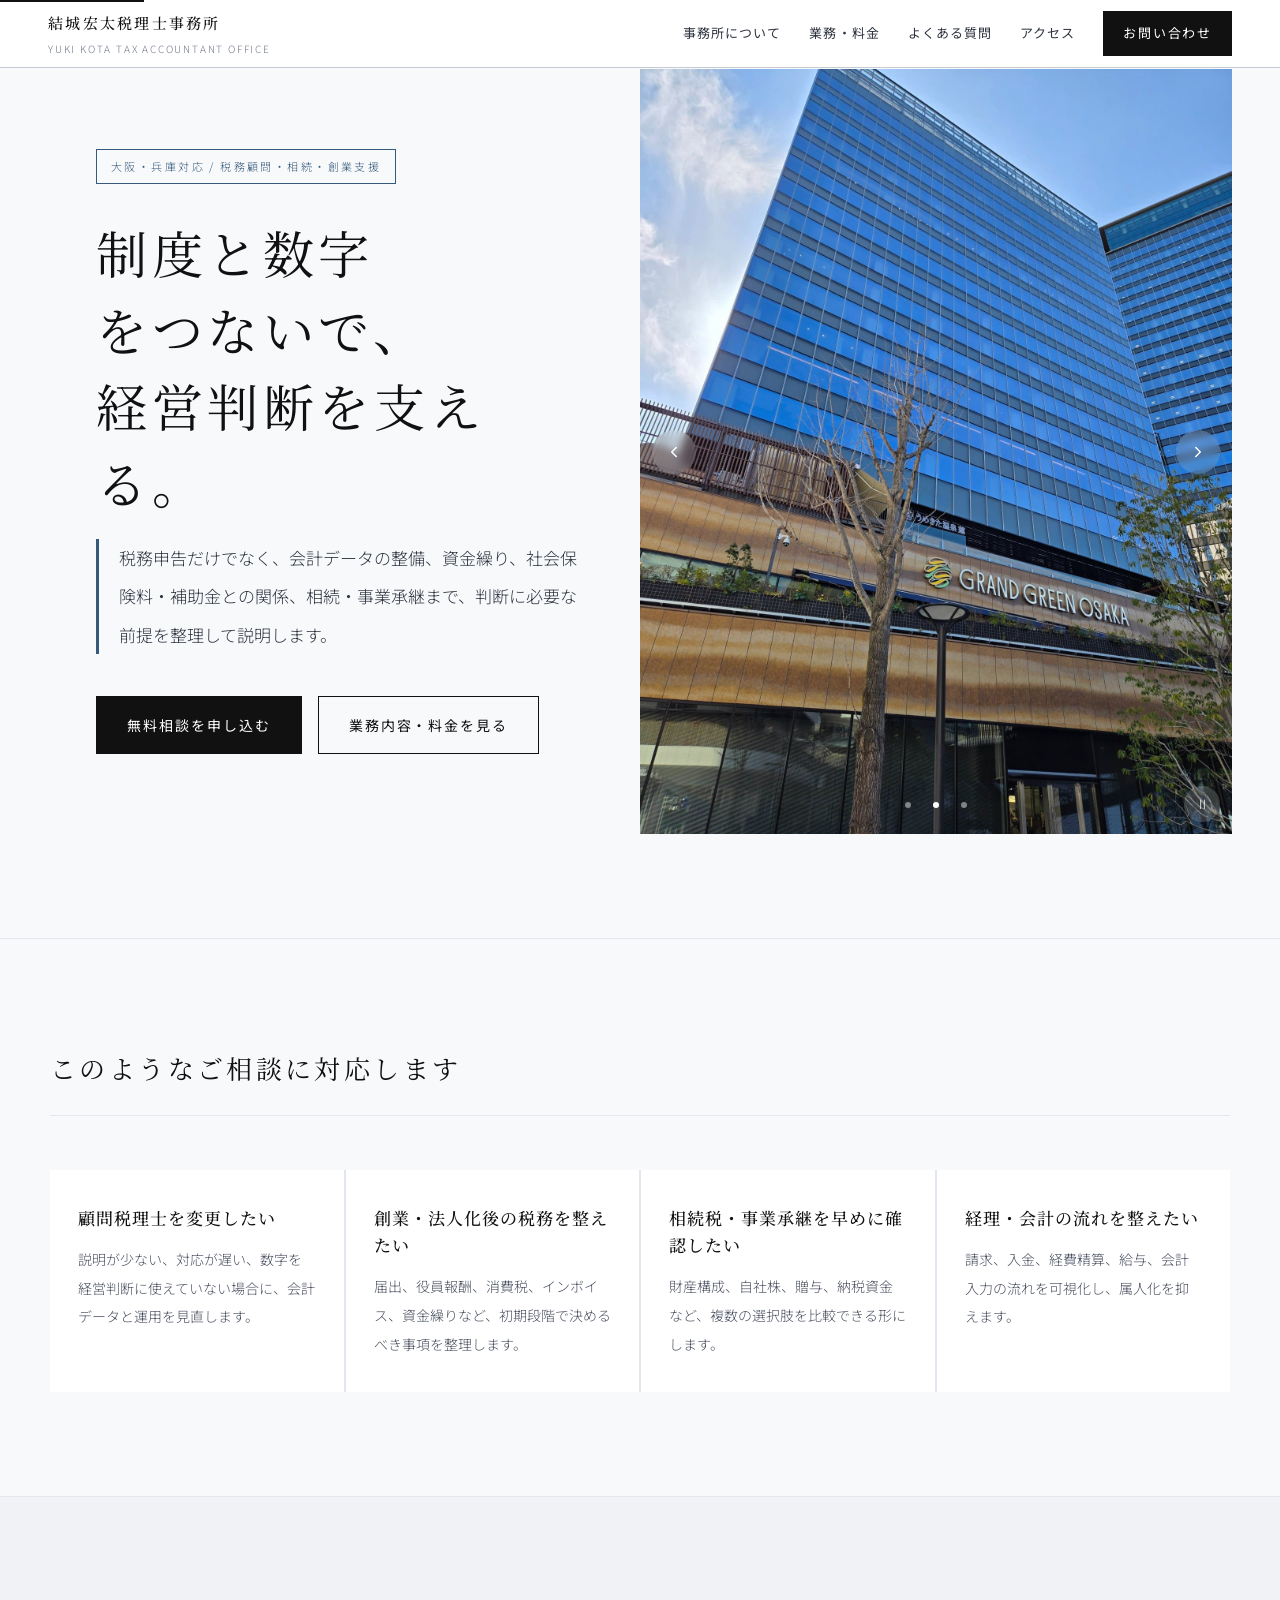
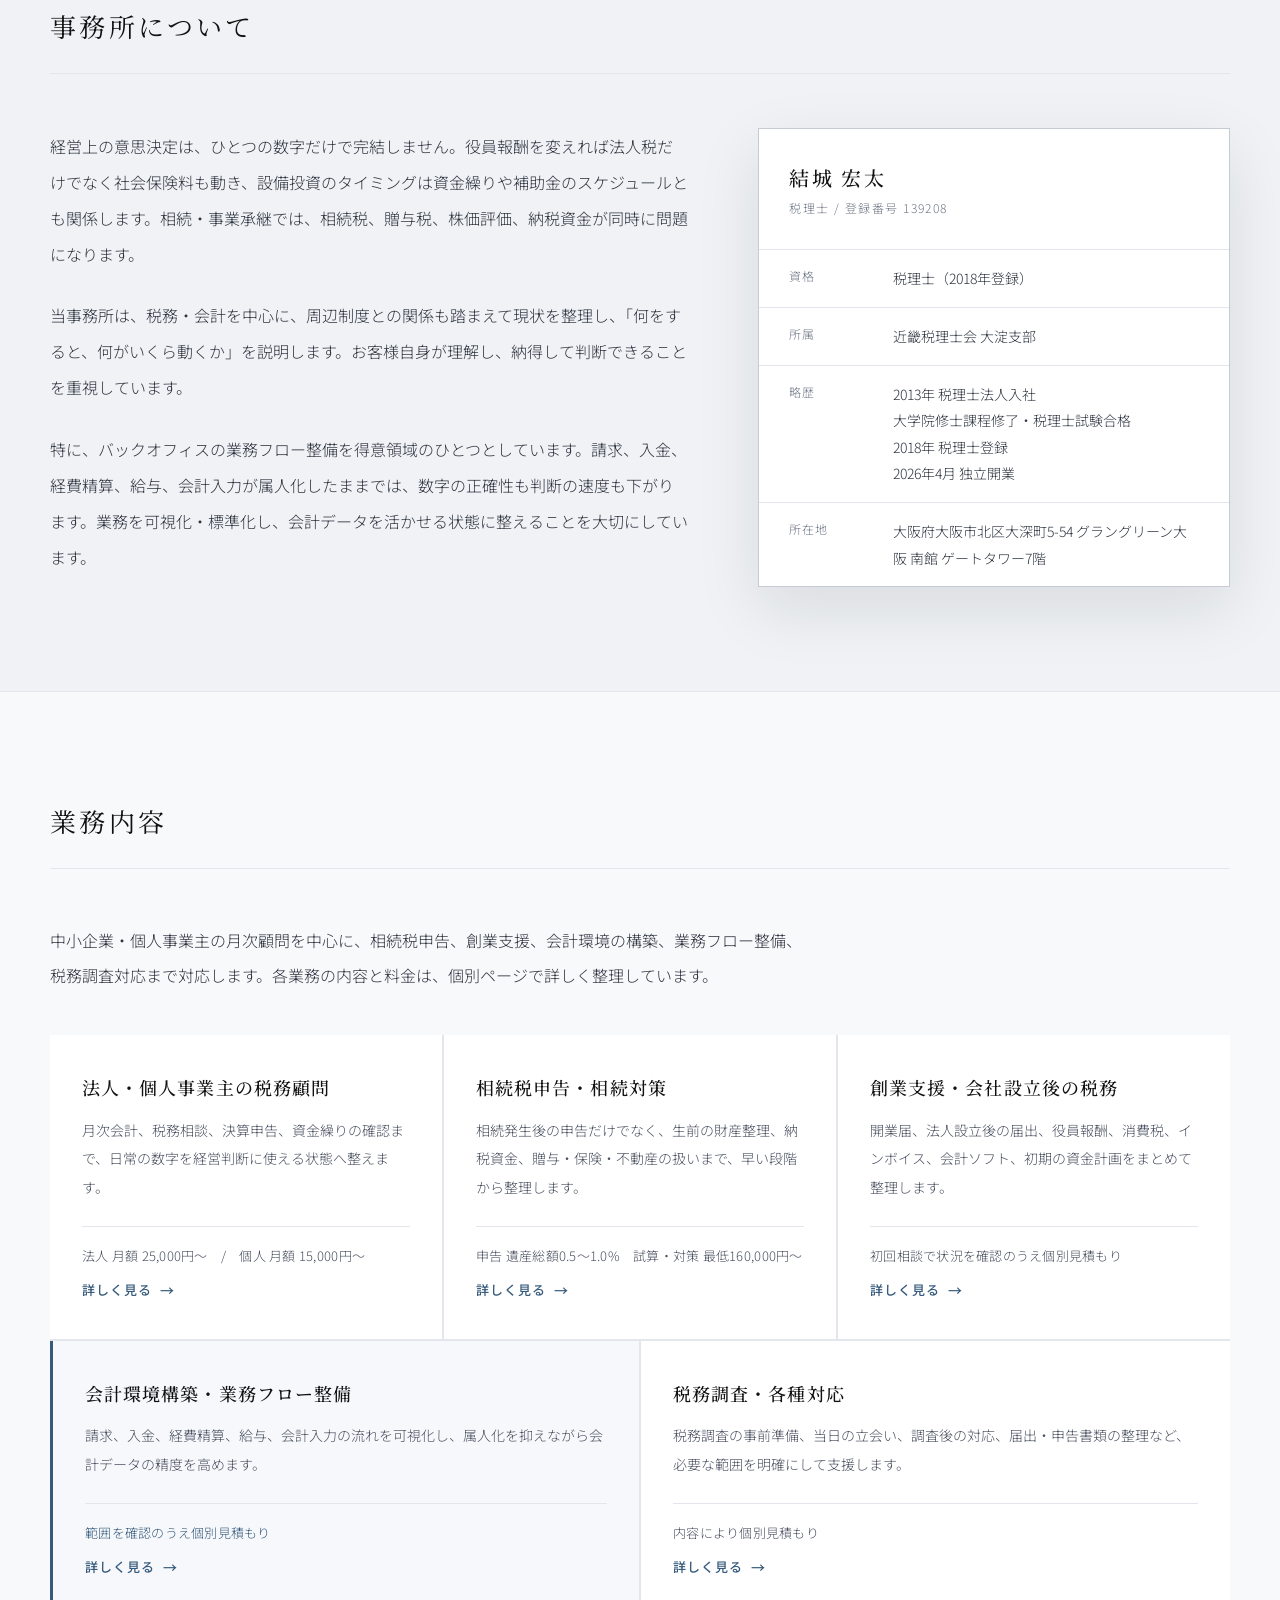
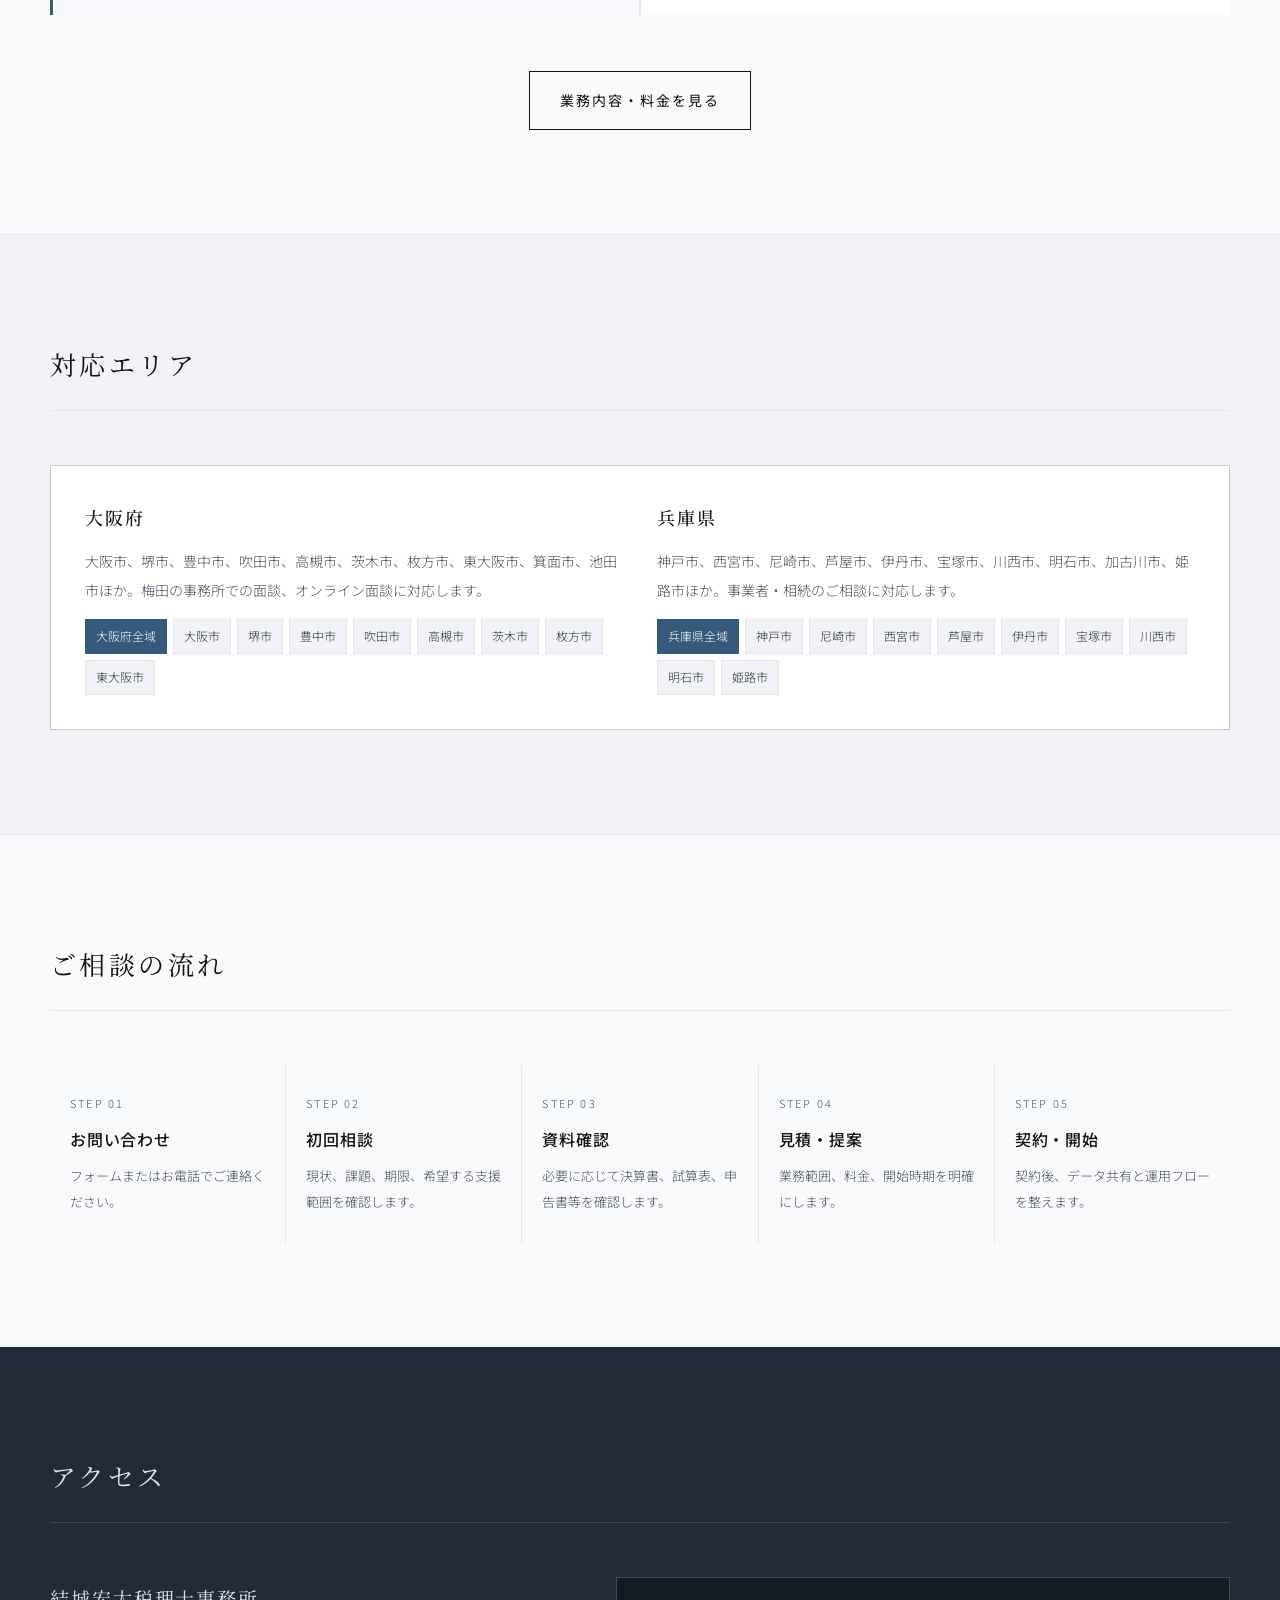
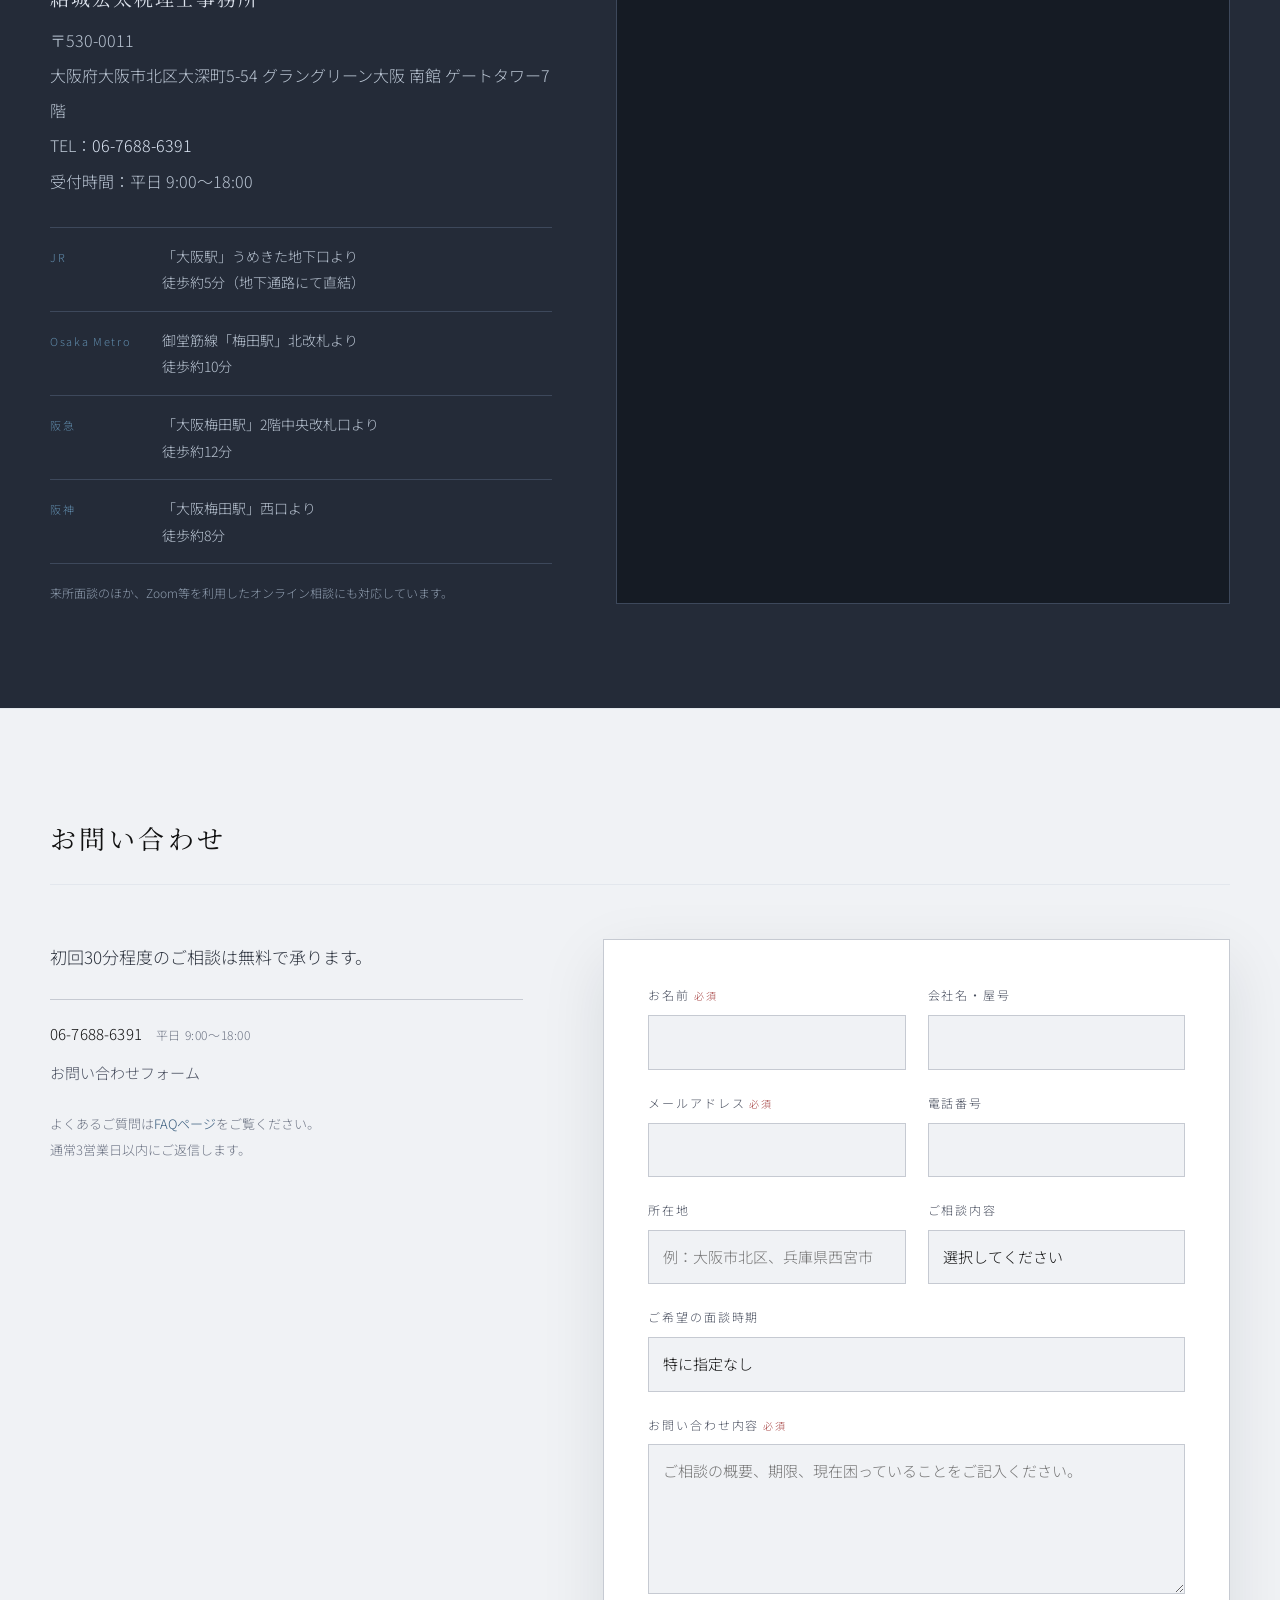
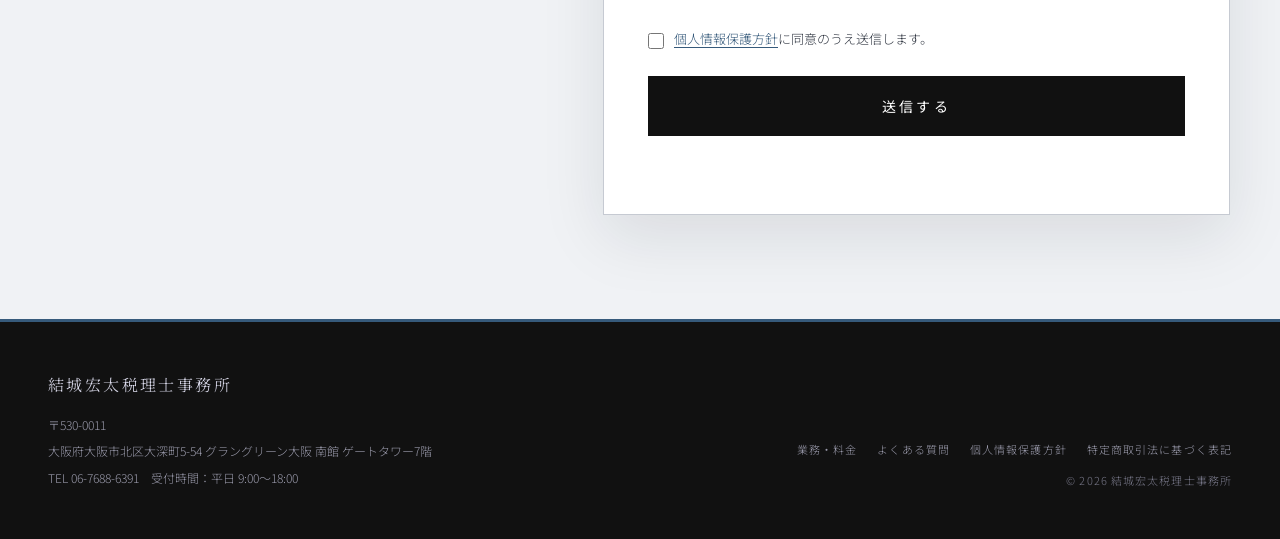
<file: index.html>
<!DOCTYPE html>
<html lang="ja">
<head>
<meta charset="UTF-8">
<meta name="viewport" content="width=device-width, initial-scale=1.0">
<meta name="format-detection" content="telephone=no">
<meta name="theme-color" content="#242b38">
<title>結城宏太税理士事務所 | 大阪・兵庫の税務顧問・相続・創業支援</title>
<meta name="description" content="大阪・梅田（グラングリーン大阪）を拠点に、大阪府・兵庫県の中小企業・個人事業主・相続のご相談を支援。税務顧問、相続税申告、創業支援、会計環境構築・業務フロー整備に対応。初回30分無料相談。">
<meta name="robots" content="index, follow, max-snippet:-1, max-image-preview:large, max-video-preview:-1">
<meta name="author" content="結城宏太税理士事務所">
<link rel="canonical" href="https://yuki-tax.jp/">
<link rel="icon" href="/favicon.ico" sizes="any">
<link rel="icon" href="/images/icon.svg" type="image/svg+xml">
<link rel="apple-touch-icon" href="/images/apple-touch-icon.png">
<link rel="manifest" href="/site.webmanifest">
<meta property="og:title" content="結城宏太税理士事務所 | 大阪・兵庫の税務顧問・相続・創業支援">
<meta property="og:description" content="大阪・梅田（グラングリーン大阪）を拠点に、大阪府・兵庫県の中小企業・個人事業主・相続のご相談を支援。税務顧問、相続税申告、創業支援、会計環境構築・業務フロー整備に対応。初回30分無料相談。">
<meta property="og:image" content="https://yuki-tax.jp/images/ogp.jpg">
<meta property="og:image:width" content="1200">
<meta property="og:image:height" content="630">
<meta property="og:image:alt" content="結城宏太税理士事務所">
<meta property="og:url" content="https://yuki-tax.jp/">
<meta property="og:type" content="website">
<meta property="og:site_name" content="結城宏太税理士事務所">
<meta property="og:locale" content="ja_JP">
<meta name="twitter:card" content="summary_large_image">
<meta name="twitter:title" content="結城宏太税理士事務所 | 大阪・兵庫の税務顧問・相続・創業支援">
<meta name="twitter:description" content="大阪・梅田（グラングリーン大阪）を拠点に、大阪府・兵庫県の中小企業・個人事業主・相続のご相談を支援。税務顧問、相続税申告、創業支援、会計環境構築・業務フロー整備に対応。初回30分無料相談。">
<meta name="twitter:image" content="https://yuki-tax.jp/images/ogp.jpg">
<link rel="preconnect" href="https://fonts.googleapis.com">
<link rel="preconnect" href="https://fonts.gstatic.com" crossorigin>
<link rel="preconnect" href="https://www.googletagmanager.com">
<link rel="dns-prefetch" href="https://maps.google.com">
<link rel="dns-prefetch" href="https://formspree.io">
<link rel="preload" as="image" href="/images/lobby.jpg" fetchpriority="high">
<link href="https://fonts.googleapis.com/css2?family=Noto+Serif+JP:wght@300;400;500;600&family=Noto+Sans+JP:wght@300;400;500;600&display=swap" rel="stylesheet">
<script async src="https://www.googletagmanager.com/gtag/js?id=G-8JLDZXYHXQ"></script>
<script>
  window.dataLayer = window.dataLayer || [];
  function gtag(){dataLayer.push(arguments);}
  gtag('js', new Date());
  gtag('config', 'G-8JLDZXYHXQ');
</script>
<link rel="stylesheet" href="/assets/css/style.css">
</head>
<body>
<a href="#main" class="skip-link">本文へスキップ</a>
<header class="site-header" role="banner">
  <a href="/#top" class="logo-wrap" aria-label="結城宏太税理士事務所 ホームへ">
    <span class="logo-main">結城宏太税理士事務所</span>
    <span class="logo-sub">YUKI KOTA TAX ACCOUNTANT OFFICE</span>
  </a>
  <nav class="global-nav" aria-label="グローバルナビゲーション">
    <a href="/#about">事務所について</a>
    <a href="/services">業務・料金</a>
    <a href="/faq">よくある質問</a>
    <a href="/#access">アクセス</a>
    <a href="/#contact" class="nav-cta">お問い合わせ</a>
  </nav>
  <button class="hamburger" id="hamburger" aria-label="メニューを開く" aria-expanded="false" aria-controls="mobileNav"><span></span><span></span><span></span></button>
</header>
<nav class="mobile-nav" id="mobileNav" aria-label="モバイルナビゲーション">
  <a href="/#about" data-mclose>事務所について</a>
  <a href="/services" data-mclose>業務・料金</a>
  <a href="/faq" data-mclose>よくある質問</a>
  <a href="/#access" data-mclose>アクセス</a>
  <a href="/#contact" data-mclose class="mobile-cta">お問い合わせ（初回30分無料）</a>
</nav>
<main id="main">
  <section class="hero" id="top" aria-label="結城宏太税理士事務所の概要">
    <div class="hero-left">
      <span class="hero-badge">大阪・兵庫対応 / 税務顧問・相続・創業支援</span>
      <h1 class="hero-title">制度と数字をつないで、<br>経営判断を支える。</h1>
      <p class="hero-sub">税務申告だけでなく、会計データの整備、資金繰り、社会保険料・補助金との関係、相続・事業承継まで、判断に必要な前提を整理して説明します。</p>
      <div class="hero-actions"><a href="#contact" class="btn-primary">無料相談を申し込む</a><a href="/services" class="btn-secondary">業務内容・料金を見る</a></div>
    </div>
    <div class="hero-right">
      <div class="slideshow" id="heroSlide" aria-roledescription="carousel" aria-label="事務所周辺の写真">
        <div class="slide active" role="group" aria-label="1 / 3"><img src="/images/lobby.jpg" alt="ゲートタワーオフィスのロビー" width="1200" height="800" fetchpriority="high"></div>
        <div class="slide" role="group" aria-label="2 / 3"><img src="/images/tower.jpg" alt="グラングリーン大阪 南館 ゲートタワーの外観" width="1200" height="800" loading="lazy"></div>
        <div class="slide" role="group" aria-label="3 / 3"><img src="/images/exterior1.jpg" alt="グラングリーン大阪の外観" width="1200" height="800" loading="lazy"></div>
        <button class="slide-btn slide-prev" type="button" aria-label="前の画像"><svg viewBox="0 0 24 24" aria-hidden="true"><polyline points="15 18 9 12 15 6"></polyline></svg></button>
        <button class="slide-btn slide-next" type="button" aria-label="次の画像"><svg viewBox="0 0 24 24" aria-hidden="true"><polyline points="9 18 15 12 9 6"></polyline></svg></button>
        <button class="slide-pause" type="button" aria-label="自動再生を一時停止" id="slidePause"><span aria-hidden="true">Ⅱ</span></button>
        <div class="slide-dots" role="tablist" aria-label="スライド選択"><button class="slide-dot active" type="button" aria-label="1枚目を表示" aria-selected="true"></button><button class="slide-dot" type="button" aria-label="2枚目を表示" aria-selected="false"></button><button class="slide-dot" type="button" aria-label="3枚目を表示" aria-selected="false"></button></div>
      </div>
    </div>
  </section>

  <section id="needs" class="section-light">
    <div class="section-inner">
      <div class="section-header reveal"><div><h2 class="section-title">このようなご相談に対応します</h2></div></div>
      <div class="needs-grid reveal">
        <div class="need-item"><strong>顧問税理士を変更したい</strong><p>説明が少ない、対応が遅い、数字を経営判断に使えていない場合に、会計データと運用を見直します。</p></div>
        <div class="need-item"><strong>創業・法人化後の税務を整えたい</strong><p>届出、役員報酬、消費税、インボイス、資金繰りなど、初期段階で決めるべき事項を整理します。</p></div>
        <div class="need-item"><strong>相続税・事業承継を早めに確認したい</strong><p>財産構成、自社株、贈与、納税資金など、複数の選択肢を比較できる形にします。</p></div>
        <div class="need-item"><strong>経理・会計の流れを整えたい</strong><p>請求、入金、経費精算、給与、会計入力の流れを可視化し、属人化を抑えます。</p></div>
      </div>
    </div>
  </section>

  <section id="about" class="section-warm">
    <div class="section-inner">
      <div class="section-header reveal"><div><h2 class="section-title">事務所について</h2></div></div>
      <div class="about-grid">
        <div class="about-text reveal">
          <p>経営上の意思決定は、ひとつの数字だけで完結しません。役員報酬を変えれば法人税だけでなく社会保険料も動き、設備投資のタイミングは資金繰りや補助金のスケジュールとも関係します。相続・事業承継では、相続税、贈与税、株価評価、納税資金が同時に問題になります。</p>
          <p>当事務所は、税務・会計を中心に、周辺制度との関係も踏まえて現状を整理し、「何をすると、何がいくら動くか」を説明します。お客様自身が理解し、納得して判断できることを重視しています。</p>
          <p>特に、バックオフィスの業務フロー整備を得意領域のひとつとしています。請求、入金、経費精算、給与、会計入力が属人化したままでは、数字の正確性も判断の速度も下がります。業務を可視化・標準化し、会計データを活かせる状態に整えることを大切にしています。</p>
        </div>
        <aside class="profile-box reveal" aria-label="代表プロフィール">
          <div class="profile-head"><div><p class="profile-name">結城 宏太</p><p class="profile-role">税理士 / 登録番号 139208</p></div></div>
          <div class="profile-row"><span class="profile-label">資格</span><span class="profile-value">税理士（2018年登録）</span></div>
          <div class="profile-row"><span class="profile-label">所属</span><span class="profile-value">近畿税理士会 大淀支部</span></div>
          <div class="profile-row"><span class="profile-label">略歴</span><span class="profile-value">2013年 税理士法人入社<br>大学院修士課程修了・税理士試験合格<br>2018年 税理士登録<br>2026年4月 独立開業</span></div>
          <div class="profile-row"><span class="profile-label">所在地</span><span class="profile-value">大阪府大阪市北区大深町5-54 グラングリーン大阪 南館 ゲートタワー7階</span></div>
        </aside>
      </div>
    </div>
  </section>

  <section id="services" class="section-light">
    <div class="section-inner">
      <div class="section-header reveal"><div><h2 class="section-title">業務内容</h2></div></div>
      <p class="lead-text reveal">中小企業・個人事業主の月次顧問を中心に、相続税申告、創業支援、会計環境の構築、業務フロー整備、税務調査対応まで対応します。各業務の内容と料金は、個別ページで詳しく整理しています。</p>
      <div class="services-grid reveal"><article class="service-card">
    <h3 class="service-name">法人・個人事業主の税務顧問</h3>
    <p class="service-desc">月次会計、税務相談、決算申告、資金繰りの確認まで、日常の数字を経営判断に使える状態へ整えます。</p>
    <div class="service-foot"><span class="service-price">法人 月額 25,000円〜　/　個人 月額 15,000円〜</span><a class="text-link" href="/tax-advisory">詳しく見る</a></div>
  </article>
<article class="service-card">
    <h3 class="service-name">相続税申告・相続対策</h3>
    <p class="service-desc">相続発生後の申告だけでなく、生前の財産整理、納税資金、贈与・保険・不動産の扱いまで、早い段階から整理します。</p>
    <div class="service-foot"><span class="service-price">申告 遺産総額0.5〜1.0%　試算・対策 最低160,000円〜</span><a class="text-link" href="/inheritance">詳しく見る</a></div>
  </article>
<article class="service-card">
    <h3 class="service-name">創業支援・会社設立後の税務</h3>
    <p class="service-desc">開業届、法人設立後の届出、役員報酬、消費税、インボイス、会計ソフト、初期の資金計画をまとめて整理します。</p>
    <div class="service-foot"><span class="service-price">初回相談で状況を確認のうえ個別見積もり</span><a class="text-link" href="/startup">詳しく見る</a></div>
  </article>
<article class="service-card highlight">
    <h3 class="service-name">会計環境構築・業務フロー整備</h3>
    <p class="service-desc">請求、入金、経費精算、給与、会計入力の流れを可視化し、属人化を抑えながら会計データの精度を高めます。</p>
    <div class="service-foot"><span class="service-price">範囲を確認のうえ個別見積もり</span><a class="text-link" href="/accounting-dx">詳しく見る</a></div>
  </article>
<article class="service-card">
    <h3 class="service-name">税務調査・各種対応</h3>
    <p class="service-desc">税務調査の事前準備、当日の立会い、調査後の対応、届出・申告書類の整理など、必要な範囲を明確にして支援します。</p>
    <div class="service-foot"><span class="service-price">内容により個別見積もり</span><a class="text-link" href="/tax-investigation">詳しく見る</a></div>
  </article></div>
      <div class="center-actions reveal"><a href="/services" class="btn-secondary dark">業務内容・料金を見る</a></div>
    </div>
  </section>

  <section id="area" class="section-warm">
    <div class="section-inner">
      <div class="section-header reveal"><div><h2 class="section-title">対応エリア</h2></div></div>
      <div class="area-box reveal">
        <div><h3>大阪府</h3><p>大阪市、堺市、豊中市、吹田市、高槻市、茨木市、枚方市、東大阪市、箕面市、池田市ほか。梅田の事務所での面談、オンライン面談に対応します。</p><div class="area-tags" aria-hidden="true"><span class="area-tag primary">大阪府全域</span><span class="area-tag">大阪市</span><span class="area-tag">堺市</span><span class="area-tag">豊中市</span><span class="area-tag">吹田市</span><span class="area-tag">高槻市</span><span class="area-tag">茨木市</span><span class="area-tag">枚方市</span><span class="area-tag">東大阪市</span></div></div>
        <div><h3>兵庫県</h3><p>神戸市、西宮市、尼崎市、芦屋市、伊丹市、宝塚市、川西市、明石市、加古川市、姫路市ほか。事業者・相続のご相談に対応します。</p><div class="area-tags" aria-hidden="true"><span class="area-tag primary">兵庫県全域</span><span class="area-tag">神戸市</span><span class="area-tag">尼崎市</span><span class="area-tag">西宮市</span><span class="area-tag">芦屋市</span><span class="area-tag">伊丹市</span><span class="area-tag">宝塚市</span><span class="area-tag">川西市</span><span class="area-tag">明石市</span><span class="area-tag">姫路市</span></div></div>
      </div>
    </div>
  </section>

  <section id="flow">
    <div class="section-inner">
      <div class="section-header reveal"><div><h2 class="section-title">ご相談の流れ</h2></div></div>
      <div class="flow-grid reveal">
        <div class="flow-item"><span class="flow-step">STEP 01</span><p class="flow-title">お問い合わせ</p><p class="flow-desc">フォームまたはお電話でご連絡ください。</p></div>
        <div class="flow-item"><span class="flow-step">STEP 02</span><p class="flow-title">初回相談</p><p class="flow-desc">現状、課題、期限、希望する支援範囲を確認します。</p></div>
        <div class="flow-item"><span class="flow-step">STEP 03</span><p class="flow-title">資料確認</p><p class="flow-desc">必要に応じて決算書、試算表、申告書等を確認します。</p></div>
        <div class="flow-item"><span class="flow-step">STEP 04</span><p class="flow-title">見積・提案</p><p class="flow-desc">業務範囲、料金、開始時期を明確にします。</p></div>
        <div class="flow-item"><span class="flow-step">STEP 05</span><p class="flow-title">契約・開始</p><p class="flow-desc">契約後、データ共有と運用フローを整えます。</p></div>
      </div>
    </div>
  </section>

  <section id="access" class="section-dark">
    <div class="section-inner">
      <div class="section-header reveal"><div><h2 class="section-title">アクセス</h2></div></div>
      <div class="access-grid reveal">
        <div>
          <address class="access-address"><strong>結城宏太税理士事務所</strong>〒530-0011<br>大阪府大阪市北区大深町5-54 グラングリーン大阪 南館 ゲートタワー7階<br>TEL：<a href="tel:+81676886391" data-track="tel">06-7688-6391</a><br>受付時間：平日 9:00〜18:00</address>
          <div class="access-routes"><div class="access-route"><span class="route-line">JR</span><span class="route-desc">「大阪駅」うめきた地下口より<br>徒歩約5分（地下通路にて直結）</span></div><div class="access-route"><span class="route-line">Osaka Metro</span><span class="route-desc">御堂筋線「梅田駅」北改札より<br>徒歩約10分</span></div><div class="access-route"><span class="route-line">阪急</span><span class="route-desc">「大阪梅田駅」2階中央改札口より<br>徒歩約12分</span></div><div class="access-route"><span class="route-line">阪神</span><span class="route-desc">「大阪梅田駅」西口より<br>徒歩約8分</span></div></div>
          <p class="route-note">来所面談のほか、Zoom等を利用したオンライン相談にも対応しています。</p>
        </div>
        <div class="access-map"><iframe title="結城宏太税理士事務所の所在地" src="https://www.google.com/maps?q=%E5%A4%A7%E9%98%AA%E5%BA%9C%E5%A4%A7%E9%98%AA%E5%B8%82%E5%8C%97%E5%8C%BA%E5%A4%A7%E6%B7%B1%E7%94%BA5-54&output=embed" width="600" height="380" loading="lazy" referrerpolicy="no-referrer-when-downgrade"></iframe></div>
      </div>
    </div>
  </section>

  <section id="contact" class="section-warm">
    <div class="section-inner">
      <div class="section-header reveal"><div><h2 class="section-title">お問い合わせ</h2></div></div>
      <div class="contact-grid reveal">
        <div>
          <p class="contact-lead">初回30分程度のご相談は無料で承ります。</p>
          <div class="contact-direct-info">
            <p class="contact-direct-tel"><a href="tel:+81676886391">06-7688-6391</a><span>平日 9:00〜18:00</span></p>
            <p class="contact-direct-mail"><a href="#contact">お問い合わせフォーム</a></p>
          </div>
          <p class="contact-sub-note">よくあるご質問は<a href="/faq">FAQページ</a>をご覧ください。<br>通常3営業日以内にご返信します。</p>
          
        </div>
        <div class="contact-form" aria-live="polite">
          <form id="contactForm" action="https://formspree.io/f/maqlllje" method="POST" novalidate>
            <input type="text" name="_gotcha" tabindex="-1" autocomplete="off" class="hp" aria-hidden="true">
            <div class="form-grid">
              <div class="form-row"><label class="form-label" for="name">お名前<span>必須</span></label><input class="form-input" id="name" name="name" type="text" autocomplete="name" required aria-required="true"></div>
              <div class="form-row"><label class="form-label" for="company">会社名・屋号</label><input class="form-input" id="company" name="company" type="text" autocomplete="organization"></div>
              <div class="form-row"><label class="form-label" for="email">メールアドレス<span>必須</span></label><input class="form-input" id="email" name="email" type="email" autocomplete="email" inputmode="email" required aria-required="true"></div>
              <div class="form-row"><label class="form-label" for="tel">電話番号</label><input class="form-input" id="tel" name="tel" type="tel" autocomplete="tel" inputmode="tel"></div>
              <div class="form-row"><label class="form-label" for="areaInput">所在地</label><input class="form-input" id="areaInput" name="area" type="text" placeholder="例：大阪市北区、兵庫県西宮市"></div>
              <div class="form-row"><label class="form-label" for="service">ご相談内容</label><select class="form-select" id="service" name="service"><option value="">選択してください</option><option>税務顧問</option><option>創業・法人化</option><option>相続税申告・相続対策</option><option>会計環境・業務フロー整備</option><option>税務調査対応</option><option>その他</option></select></div>
              <div class="form-row full"><label class="form-label" for="timing">ご希望の面談時期</label><select class="form-select" id="timing" name="timing"><option value="">特に指定なし</option><option>できるだけ早く（1〜2週間以内）</option><option>今月中</option><option>来月以降</option><option>決算・申告期限が近い</option></select></div>
              <div class="form-row full"><label class="form-label" for="message">お問い合わせ内容<span>必須</span></label><textarea class="form-textarea" id="message" name="message" required aria-required="true" placeholder="ご相談の概要、期限、現在困っていることをご記入ください。"></textarea></div>
            </div>
            <div class="consent-row"><input type="checkbox" id="consent" required aria-required="true"><label class="consent-label" for="consent"><a href="/privacy">個人情報保護方針</a>に同意のうえ送信します。</label></div>
            <button type="submit" class="form-submit">送信する</button>
            <p class="form-status" id="formStatus" role="status" aria-live="polite"></p>
          </form>
        </div>
      </div>
    </div>
  </section>
</main>
<div class="sticky-cta" aria-label="固定お問い合わせ導線">
  <a href="tel:+81676886391" class="sticky-tel" data-track="tel">電話</a>
  <a href="/#contact" class="sticky-form">無料相談</a>
</div>
<button class="to-top" id="toTop" type="button" aria-label="ページトップへ戻る"><svg viewBox="0 0 24 24" aria-hidden="true"><polyline points="6 15 12 9 18 15"></polyline></svg></button>
<footer class="site-footer">
  <div>
    <p class="footer-name">結城宏太税理士事務所</p>
    <address class="footer-address">〒530-0011<br>大阪府大阪市北区大深町5-54 グラングリーン大阪 南館 ゲートタワー7階<br>TEL <a href="tel:+81676886391" data-track="tel">06-7688-6391</a>　受付時間：平日 9:00〜18:00</address>
  </div>
  <div class="footer-right">
    <nav class="footer-links" aria-label="フッターナビゲーション">
      <a href="/services">業務・料金</a>
      <a href="/faq">よくある質問</a>
      <a href="/privacy">個人情報保護方針</a>
      <a href="/tokutei">特定商取引法に基づく表記</a>
    </nav>
    <p class="footer-copy">© 2026 結城宏太税理士事務所</p>
  </div>
</footer>
<script src="/assets/js/main.js" defer></script>
</body>
</html>
</file>
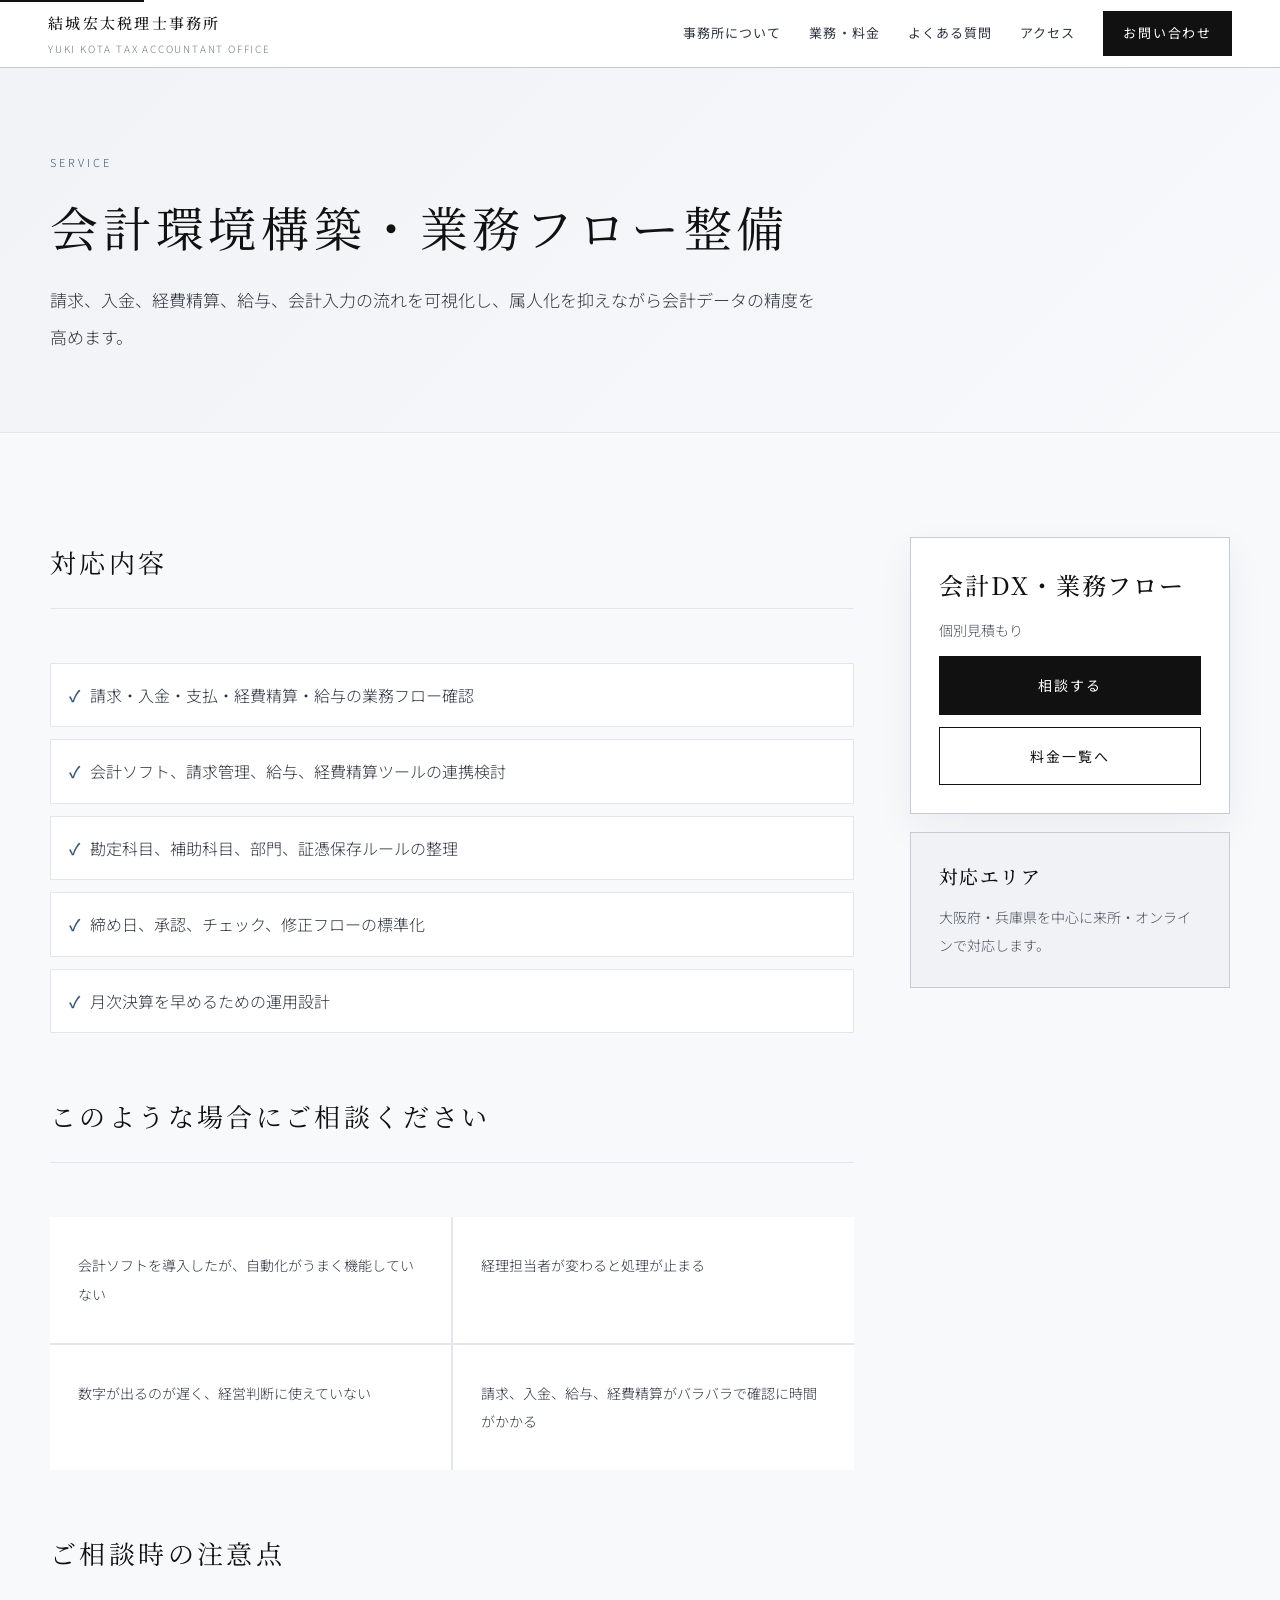
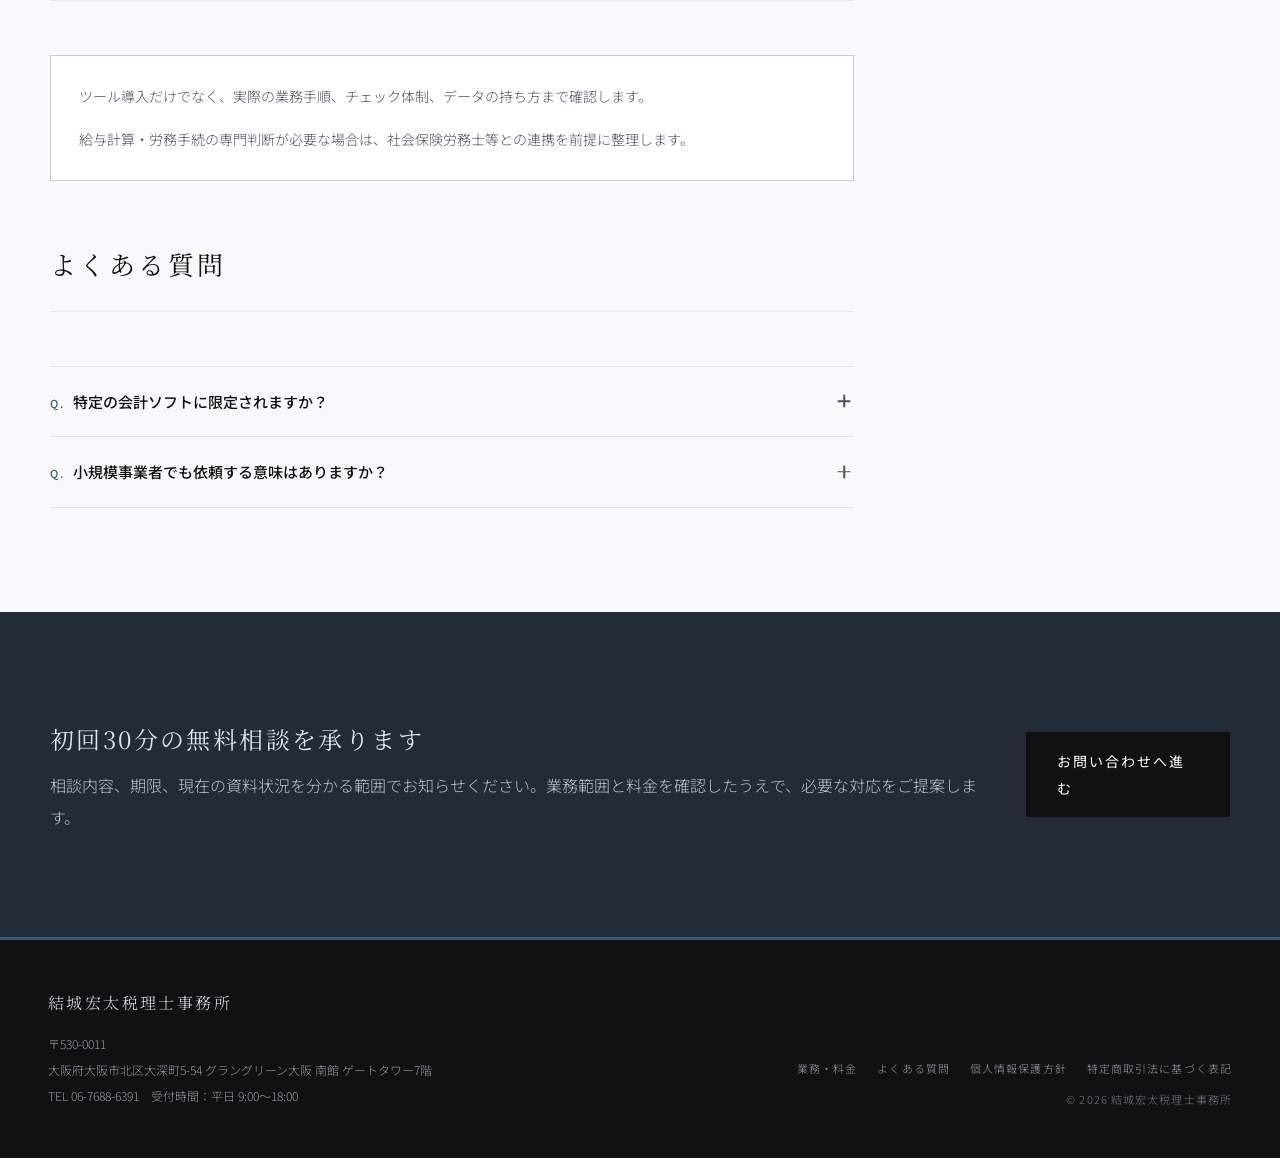
<file: accounting-dx.html>
<!DOCTYPE html>
<html lang="ja">
<head>
<meta charset="UTF-8">
<meta name="viewport" content="width=device-width, initial-scale=1.0">
<meta name="format-detection" content="telephone=no">
<meta name="theme-color" content="#242b38">
<title>会計環境構築・業務フロー整備 | 結城宏太税理士事務所</title>
<meta name="description" content="会計環境構築・業務フロー整備支援。請求、入金、経費精算、給与、会計入力の属人化を整理し、バックオフィスを改善。">
<meta name="robots" content="index, follow, max-snippet:-1, max-image-preview:large, max-video-preview:-1">
<meta name="author" content="結城宏太税理士事務所">
<link rel="canonical" href="https://yuki-tax.jp/accounting-dx">
<link rel="icon" href="/favicon.ico" sizes="any">
<link rel="icon" href="/images/icon.svg" type="image/svg+xml">
<link rel="apple-touch-icon" href="/images/apple-touch-icon.png">
<link rel="manifest" href="/site.webmanifest">
<meta property="og:title" content="会計環境構築・業務フロー整備 | 結城宏太税理士事務所">
<meta property="og:description" content="会計環境構築・業務フロー整備支援。請求、入金、経費精算、給与、会計入力の属人化を整理し、バックオフィスを改善。">
<meta property="og:image" content="https://yuki-tax.jp/images/ogp.jpg">
<meta property="og:image:width" content="1200">
<meta property="og:image:height" content="630">
<meta property="og:image:alt" content="結城宏太税理士事務所">
<meta property="og:url" content="https://yuki-tax.jp/accounting-dx">
<meta property="og:type" content="website">
<meta property="og:site_name" content="結城宏太税理士事務所">
<meta property="og:locale" content="ja_JP">
<meta name="twitter:card" content="summary_large_image">
<meta name="twitter:title" content="会計環境構築・業務フロー整備 | 結城宏太税理士事務所">
<meta name="twitter:description" content="会計環境構築・業務フロー整備支援。請求、入金、経費精算、給与、会計入力の属人化を整理し、バックオフィスを改善。">
<meta name="twitter:image" content="https://yuki-tax.jp/images/ogp.jpg">
<link rel="preconnect" href="https://fonts.googleapis.com">
<link rel="preconnect" href="https://fonts.gstatic.com" crossorigin>
<link rel="preconnect" href="https://www.googletagmanager.com">
<link rel="dns-prefetch" href="https://maps.google.com">
<link rel="dns-prefetch" href="https://formspree.io">

<link href="https://fonts.googleapis.com/css2?family=Noto+Serif+JP:wght@300;400;500;600&family=Noto+Sans+JP:wght@300;400;500;600&display=swap" rel="stylesheet">
<script async src="https://www.googletagmanager.com/gtag/js?id=G-8JLDZXYHXQ"></script>
<script>
  window.dataLayer = window.dataLayer || [];
  function gtag(){dataLayer.push(arguments);}
  gtag('js', new Date());
  gtag('config', 'G-8JLDZXYHXQ');
</script>
<script type="application/ld+json">
{
  "@context": "https://schema.org",
  "@type": [
    "AccountingService",
    "LocalBusiness"
  ],
  "@id": "https://yuki-tax.jp/#organization",
  "name": "結城宏太税理士事務所",
  "alternateName": "YUKI KOTA TAX ACCOUNTANT OFFICE",
  "description": "大阪・梅田を拠点に、大阪府・兵庫県の中小企業、個人事業主、相続の相談に対応する税理士事務所です。税務顧問、相続税申告、創業支援、会計環境構築・業務フロー整備を支援します。",
  "url": "https://yuki-tax.jp/",
  "telephone": "+81676886391",
  "image": "https://yuki-tax.jp/images/ogp.jpg",
  "priceRange": "¥¥",
  "currenciesAccepted": "JPY",
  "paymentAccepted": "銀行振込",
  "address": {
    "@type": "PostalAddress",
    "postalCode": "530-0011",
    "addressRegion": "大阪府",
    "addressLocality": "大阪市北区",
    "streetAddress": "大深町5-54 グラングリーン大阪 南館 ゲートタワー7階",
    "addressCountry": "JP"
  },
  "geo": {
    "@type": "GeoCoordinates",
    "latitude": 34.7024,
    "longitude": 135.497
  },
  "areaServed": [
    {
      "@type": "AdministrativeArea",
      "name": "大阪府"
    },
    {
      "@type": "AdministrativeArea",
      "name": "兵庫県"
    }
  ],
  "openingHoursSpecification": [
    {
      "@type": "OpeningHoursSpecification",
      "dayOfWeek": [
        "Monday",
        "Tuesday",
        "Wednesday",
        "Thursday",
        "Friday"
      ],
      "opens": "09:00",
      "closes": "18:00"
    }
  ],
  "founder": {
    "@type": "Person",
    "name": "結城 宏太",
    "jobTitle": "税理士",
    "identifier": "税理士登録番号 139208",
    "memberOf": {
      "@type": "Organization",
      "name": "近畿税理士会 大淀支部"
    }
  },
  "foundingDate": "2026-04-01",
  "hasOfferCatalog": {
    "@type": "OfferCatalog",
    "name": "税務・会計サービス",
    "itemListElement": [
      {
        "@type": "Offer",
        "itemOffered": {
          "@type": "Service",
          "name": "法人・個人事業主の税務顧問",
          "url": "https://yuki-tax.jp/tax-advisory"
        }
      },
      {
        "@type": "Offer",
        "itemOffered": {
          "@type": "Service",
          "name": "相続税申告・相続対策",
          "url": "https://yuki-tax.jp/inheritance"
        }
      },
      {
        "@type": "Offer",
        "itemOffered": {
          "@type": "Service",
          "name": "創業支援・会社設立後の税務",
          "url": "https://yuki-tax.jp/startup"
        }
      },
      {
        "@type": "Offer",
        "itemOffered": {
          "@type": "Service",
          "name": "会計環境構築・業務フロー整備",
          "url": "https://yuki-tax.jp/accounting-dx"
        }
      },
      {
        "@type": "Offer",
        "itemOffered": {
          "@type": "Service",
          "name": "税務調査・各種対応",
          "url": "https://yuki-tax.jp/tax-investigation"
        }
      }
    ]
  }
}
</script>
<script type="application/ld+json">
{
  "@context": "https://schema.org",
  "@type": "BreadcrumbList",
  "itemListElement": [
    {
      "@type": "ListItem",
      "position": 1,
      "name": "ホーム",
      "item": "https://yuki-tax.jp/"
    },
    {
      "@type": "ListItem",
      "position": 2,
      "name": "業務内容",
      "item": "https://yuki-tax.jp/services"
    },
    {
      "@type": "ListItem",
      "position": 3,
      "name": "会計環境構築・業務フロー整備",
      "item": "https://yuki-tax.jp/accounting-dx"
    }
  ]
}
</script>
<script type="application/ld+json">
{
  "@context": "https://schema.org",
  "@type": "Service",
  "name": "会計環境構築・業務フロー整備",
  "description": "会計環境構築・業務フロー整備支援。請求、入金、経費精算、給与、会計入力の属人化を整理し、バックオフィスを改善。",
  "provider": {
    "@id": "https://yuki-tax.jp/#organization"
  },
  "areaServed": [
    {
      "@type": "AdministrativeArea",
      "name": "大阪府"
    },
    {
      "@type": "AdministrativeArea",
      "name": "兵庫県"
    }
  ],
  "url": "https://yuki-tax.jp/accounting-dx"
}
</script>
<script type="application/ld+json">
{
  "@context": "https://schema.org",
  "@type": "FAQPage",
  "mainEntity": [
    {
      "@type": "Question",
      "name": "特定の会計ソフトに限定されますか？",
      "acceptedAnswer": {
        "@type": "Answer",
        "text": "限定しません。既存のソフトを前提に改善する場合も、新規導入を比較する場合も、業務量と費用対効果を踏まえて提案します。"
      }
    },
    {
      "@type": "Question",
      "name": "小規模事業者でも依頼する意味はありますか？",
      "acceptedAnswer": {
        "@type": "Answer",
        "text": "あります。小規模なうちに請求、入金、経費精算、証憑保存の流れを整えると、後からの修正コストを抑えられます。"
      }
    }
  ]
}
</script>
<link rel="stylesheet" href="/assets/css/style.css">
</head>
<body><a href="#main" class="skip-link">本文へスキップ</a>
<header class="site-header" role="banner">
  <a href="/#top" class="logo-wrap" aria-label="結城宏太税理士事務所 ホームへ">
    <span class="logo-main">結城宏太税理士事務所</span>
    <span class="logo-sub">YUKI KOTA TAX ACCOUNTANT OFFICE</span>
  </a>
  <nav class="global-nav" aria-label="グローバルナビゲーション">
    <a href="/#about">事務所について</a>
    <a href="/services">業務・料金</a>
    <a href="/faq">よくある質問</a>
    <a href="/#access">アクセス</a>
    <a href="/#contact" class="nav-cta">お問い合わせ</a>
  </nav>
  <button class="hamburger" id="hamburger" aria-label="メニューを開く" aria-expanded="false" aria-controls="mobileNav"><span></span><span></span><span></span></button>
</header>
<nav class="mobile-nav" id="mobileNav" aria-label="モバイルナビゲーション">
  <a href="/#about" data-mclose>事務所について</a>
  <a href="/services" data-mclose>業務・料金</a>
  <a href="/faq" data-mclose>よくある質問</a>
  <a href="/#access" data-mclose>アクセス</a>
  <a href="/#contact" data-mclose class="mobile-cta">お問い合わせ（初回30分無料）</a>
</nav><main id="main">
<section class="page-hero"><div class="section-inner"><p class="page-kicker">SERVICE</p><h1>会計環境構築・業務フロー整備</h1><p>請求、入金、経費精算、給与、会計入力の流れを可視化し、属人化を抑えながら会計データの精度を高めます。</p></div></section>
<section><div class="section-inner two-col">
  <div class="main-col">
    <div class="section-header reveal"><div><h2 class="section-title">対応内容</h2></div></div>
    <ul class="check-list reveal"><li>請求・入金・支払・経費精算・給与の業務フロー確認</li><li>会計ソフト、請求管理、給与、経費精算ツールの連携検討</li><li>勘定科目、補助科目、部門、証憑保存ルールの整理</li><li>締め日、承認、チェック、修正フローの標準化</li><li>月次決算を早めるための運用設計</li></ul>
    <div class="section-header reveal"><div><h2 class="section-title">このような場合にご相談ください</h2></div></div>
    <div class="case-grid reveal"><div class="case-item">会計ソフトを導入したが、自動化がうまく機能していない</div><div class="case-item">経理担当者が変わると処理が止まる</div><div class="case-item">数字が出るのが遅く、経営判断に使えていない</div><div class="case-item">請求、入金、給与、経費精算がバラバラで確認に時間がかかる</div></div>
    <div class="section-header reveal"><div><h2 class="section-title">ご相談時の注意点</h2></div></div>
    <div class="note-box reveal"><p>ツール導入だけでなく、実際の業務手順、チェック体制、データの持ち方まで確認します。</p><p>給与計算・労務手続の専門判断が必要な場合は、社会保険労務士等との連携を前提に整理します。</p></div>
    <div class="section-header reveal"><div><h2 class="section-title">よくある質問</h2></div></div>
    <div class="faq-list reveal"><details class="faq-item"><summary class="faq-q"><span class="faq-q-main"><span class="faq-q-prefix">Q.</span><span class="faq-q-text">特定の会計ソフトに限定されますか？</span></span><span class="faq-icon" aria-hidden="true"></span></summary><p class="faq-a">限定しません。既存のソフトを前提に改善する場合も、新規導入を比較する場合も、業務量と費用対効果を踏まえて提案します。</p></details><details class="faq-item"><summary class="faq-q"><span class="faq-q-main"><span class="faq-q-prefix">Q.</span><span class="faq-q-text">小規模事業者でも依頼する意味はありますか？</span></span><span class="faq-icon" aria-hidden="true"></span></summary><p class="faq-a">あります。小規模なうちに請求、入金、経費精算、証憑保存の流れを整えると、後からの修正コストを抑えられます。</p></details></div>
  </div>
  <aside class="side-col reveal"><div class="side-card"><h2>会計DX・業務フロー</h2><p>個別見積もり</p><a class="btn-primary full" href="/#contact">相談する</a><a class="btn-secondary dark full" href="/services#scope">料金一覧へ</a></div><div class="side-card subtle"><h3>対応エリア</h3><p>大阪府・兵庫県を中心に来所・オンラインで対応します。</p></div></aside>
</div></section>
<section class="cta-band"><div class="section-inner cta-inner"><div><h2>初回30分の無料相談を承ります</h2><p>相談内容、期限、現在の資料状況を分かる範囲でお知らせください。業務範囲と料金を確認したうえで、必要な対応をご提案します。</p></div><a class="btn-primary" href="/#contact">お問い合わせへ進む</a></div></section>
</main><div class="sticky-cta" aria-label="固定お問い合わせ導線">
  <a href="tel:+81676886391" class="sticky-tel" data-track="tel">電話</a>
  <a href="/#contact" class="sticky-form">無料相談</a>
</div>
<button class="to-top" id="toTop" type="button" aria-label="ページトップへ戻る"><svg viewBox="0 0 24 24" aria-hidden="true"><polyline points="6 15 12 9 18 15"></polyline></svg></button>
<footer class="site-footer">
  <div>
    <p class="footer-name">結城宏太税理士事務所</p>
    <address class="footer-address">〒530-0011<br>大阪府大阪市北区大深町5-54 グラングリーン大阪 南館 ゲートタワー7階<br>TEL <a href="tel:+81676886391" data-track="tel">06-7688-6391</a>　受付時間：平日 9:00〜18:00</address>
  </div>
  <div class="footer-right">
    <nav class="footer-links" aria-label="フッターナビゲーション">
      <a href="/services">業務・料金</a>
      <a href="/faq">よくある質問</a>
      <a href="/privacy">個人情報保護方針</a>
      <a href="/tokutei">特定商取引法に基づく表記</a>
    </nav>
    <p class="footer-copy">© 2026 結城宏太税理士事務所</p>
  </div>
</footer>
<script src="/assets/js/main.js" defer></script></body></html>
</file>
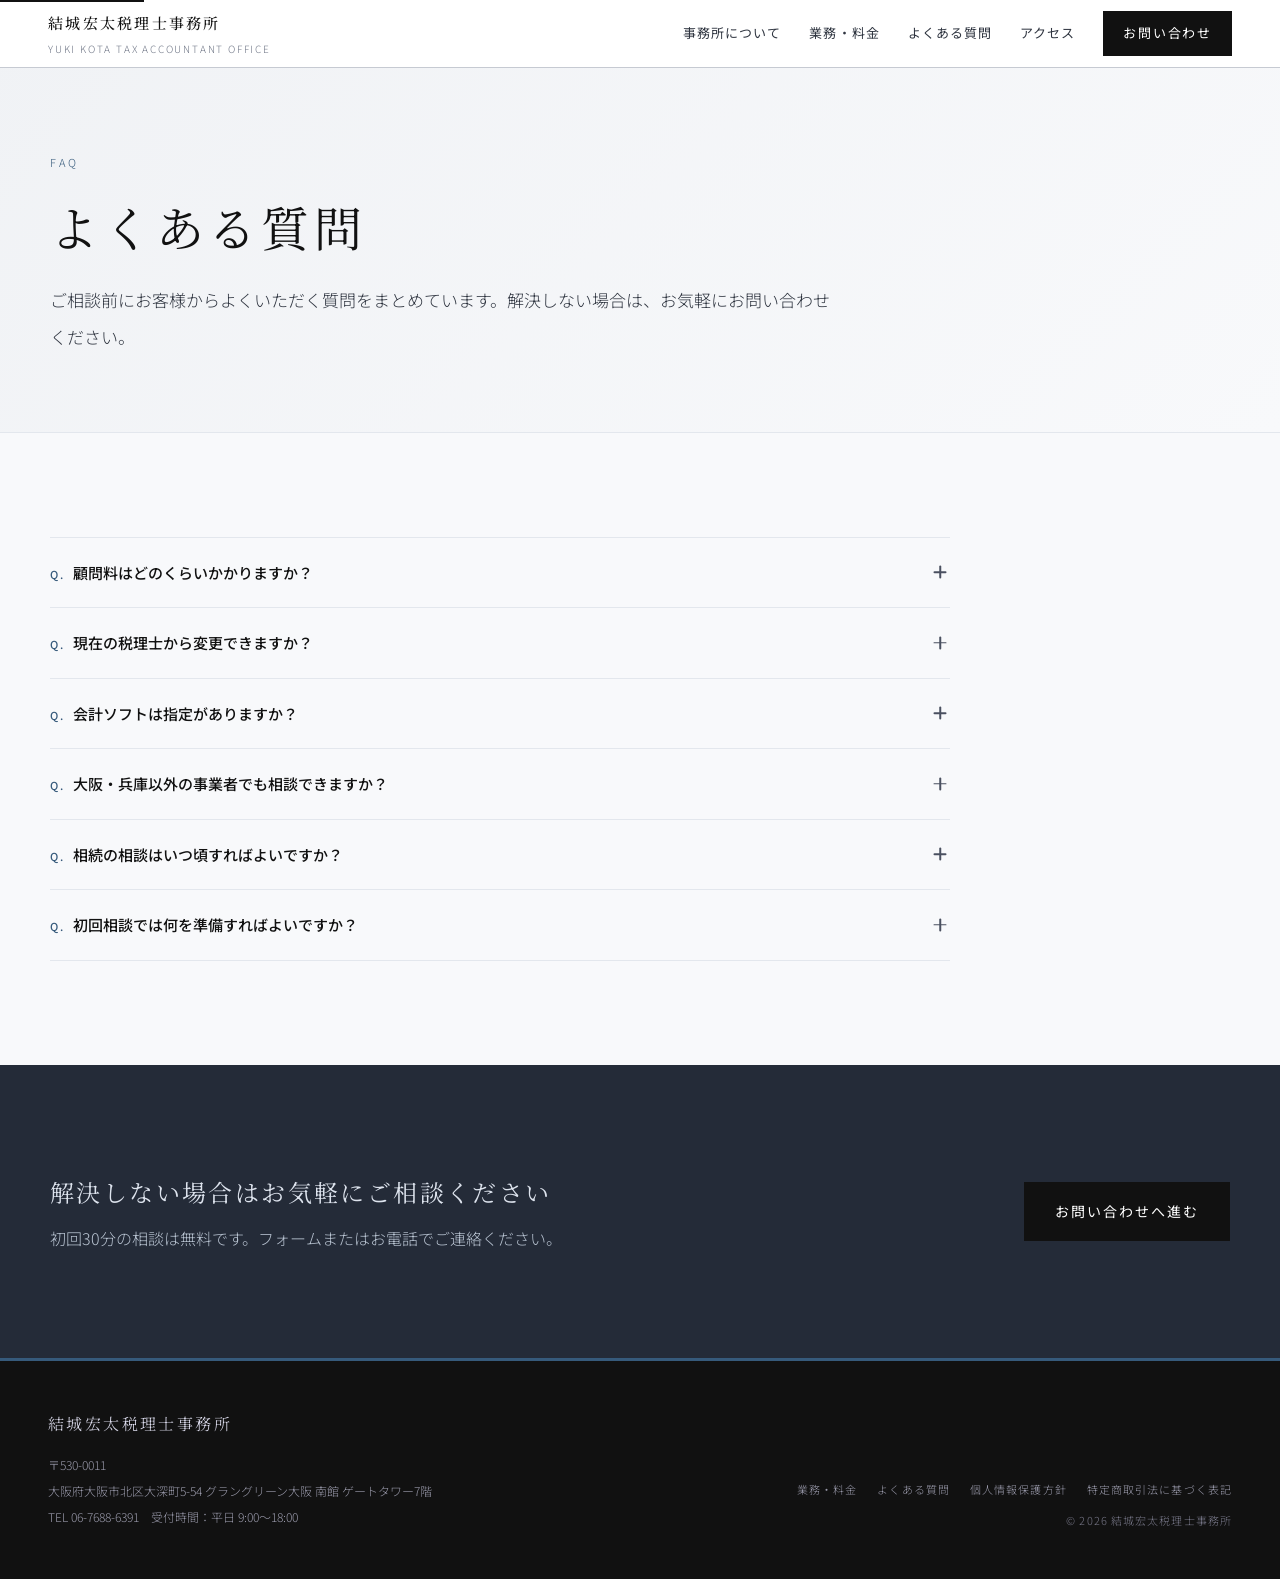
<file: faq.html>
<!DOCTYPE html>
<html lang="ja">
<head>
<meta charset="UTF-8">
<meta name="viewport" content="width=device-width, initial-scale=1.0">
<meta name="format-detection" content="telephone=no">
<meta name="theme-color" content="#242b38">
<title>よくある質問 | 結城宏太税理士事務所</title>
<meta name="description" content="結城宏太税理士事務所へのよくあるご質問。顧問料、税理士変更、会計ソフト、相続の相談時期などについてお答えします。">
<meta name="robots" content="index, follow">
<meta name="author" content="結城宏太税理士事務所">
<link rel="canonical" href="https://yuki-tax.jp/faq">
<link rel="icon" href="/favicon.ico" sizes="any">
<link rel="icon" href="/images/icon.svg" type="image/svg+xml">
<link rel="apple-touch-icon" href="/images/apple-touch-icon.png">
<link rel="manifest" href="/site.webmanifest">
<meta property="og:title" content="よくある質問 | 結城宏太税理士事務所">
<meta property="og:description" content="顧問料、税理士変更、会計ソフト、相続の相談時期などについてお答えします。">
<meta property="og:image" content="https://yuki-tax.jp/images/ogp.jpg">
<meta property="og:url" content="https://yuki-tax.jp/faq">
<meta property="og:type" content="website">
<meta property="og:site_name" content="結城宏太税理士事務所">
<meta property="og:locale" content="ja_JP">
<link rel="preconnect" href="https://fonts.googleapis.com">
<link rel="preconnect" href="https://fonts.gstatic.com" crossorigin>
<link href="https://fonts.googleapis.com/css2?family=Noto+Serif+JP:wght@300;400;500;600&family=Noto+Sans+JP:wght@300;400;500;600&display=swap" rel="stylesheet">
<script async src="https://www.googletagmanager.com/gtag/js?id=G-8JLDZXYHXQ"></script>
<script>window.dataLayer=window.dataLayer||[];function gtag(){dataLayer.push(arguments);}gtag('js',new Date());gtag('config','G-8JLDZXYHXQ');</script>
<script type="application/ld+json">
{"@context":"https://schema.org","@type":"BreadcrumbList","itemListElement":[{"@type":"ListItem","position":1,"name":"ホーム","item":"https://yuki-tax.jp/"},{"@type":"ListItem","position":2,"name":"よくある質問","item":"https://yuki-tax.jp/faq"}]}
</script>
<script type="application/ld+json">
{
  "@context": "https://schema.org",
  "@type": "FAQPage",
  "mainEntity": [
    {"@type":"Question","name":"顧問料はどのくらいかかりますか？","acceptedAnswer":{"@type":"Answer","text":"法人顧問は月次顧問料 月額25,000円〜、会計システム・経理運用支援料 月額10,000円〜が目安です。決算申告料は月次顧問料の3.5〜4か月分、消費税申告料は1か月分。年間報酬は500,000円台〜が目安です。個人事業主は月次顧問料 月額15,000円〜、年間350,000円台〜。年商・取引量・経理体制等により変動します。"}},
    {"@type":"Question","name":"現在の税理士から変更できますか？","acceptedAnswer":{"@type":"Answer","text":"対応可能です。決算期末での切り替えが最もスムーズですが、年度途中からの切り替えも状況により可能です。前任事務所との引き継ぎ資料や会計データの確認も含めて進めます。"}},
    {"@type":"Question","name":"会計ソフトは指定がありますか？","acceptedAnswer":{"@type":"Answer","text":"原則として当事務所が推奨するシステムをご提案します。既にお使いのソフト（弥生・freee・マネーフォワード等）がある場合は現状を確認したうえで判断します。ただし、当事務所の業務フローとの相性が合わない場合は、切り替えをお願いすることがあります。"}},
    {"@type":"Question","name":"大阪・兵庫以外の事業者でも相談できますか？","acceptedAnswer":{"@type":"Answer","text":"オンライン面談により全国から相談可能です。訪問対応が必要な場合は、大阪府・兵庫県を中心に対応します。"}},
    {"@type":"Question","name":"相続の相談はいつ頃すればよいですか？","acceptedAnswer":{"@type":"Answer","text":"生前対策であれば早い段階ほど選択肢が広がります。相続が発生した後は申告期限（10ヶ月）があるため、財産の概要が分かった段階で早めにご相談ください。"}},
    {"@type":"Question","name":"初回相談では何を準備すればよいですか？","acceptedAnswer":{"@type":"Answer","text":"特別な書類がなくても相談可能です。法人・個人事業主の場合は直近の決算書、試算表、申告書が参考になります。相続の場合は財産の種類と概算が分かる資料があれば参考になります。"}}
  ]
}
</script>
<link rel="stylesheet" href="/assets/css/style.css">
</head>
<body>
<a href="#main" class="skip-link">本文へスキップ</a>
<header class="site-header" role="banner">
  <a href="/#top" class="logo-wrap" aria-label="結城宏太税理士事務所 ホームへ">
    <span class="logo-main">結城宏太税理士事務所</span>
    <span class="logo-sub">YUKI KOTA TAX ACCOUNTANT OFFICE</span>
  </a>
  <nav class="global-nav" aria-label="グローバルナビゲーション">
    <a href="/#about">事務所について</a>
    <a href="/services">業務・料金</a>
    <a href="/faq" aria-current="page">よくある質問</a>
    <a href="/#access">アクセス</a>
    <a href="/#contact" class="nav-cta">お問い合わせ</a>
  </nav>
  <button class="hamburger" id="hamburger" aria-label="メニューを開く" aria-expanded="false" aria-controls="mobileNav"><span></span><span></span><span></span></button>
</header>
<nav class="mobile-nav" id="mobileNav" aria-label="モバイルナビゲーション">
  <a href="/#about" data-mclose>事務所について</a>
  <a href="/services" data-mclose>業務・料金</a>
  <a href="/faq" data-mclose>よくある質問</a>
  <a href="/#access" data-mclose>アクセス</a>
  <a href="/#contact" data-mclose class="mobile-cta">お問い合わせ（初回30分無料）</a>
</nav>

<main id="main">
<section class="page-hero">
  <div class="section-inner">
    <p class="page-kicker">FAQ</p>
    <h1>よくある質問</h1>
    <p>ご相談前にお客様からよくいただく質問をまとめています。解決しない場合は、お気軽にお問い合わせください。</p>
  </div>
</section>

<section>
  <div class="section-inner">
    <div class="faq-list reveal">
      <details class="faq-item">
        <summary class="faq-q"><span class="faq-q-main"><span class="faq-q-prefix">Q.</span><span class="faq-q-text">顧問料はどのくらいかかりますか？</span></span><span class="faq-icon" aria-hidden="true"></span></summary>
        <p class="faq-a">法人顧問は月次顧問料 月額25,000円〜、会計システム・経理運用支援料 月額10,000円〜が目安です。決算申告料は月次顧問料の3.5〜4か月分、消費税申告料は1か月分で、年間報酬は500,000円台〜が目安です。個人事業主は月次顧問料 月額15,000円〜で年間350,000円台〜。年商・取引量・経理体制等により変動します。詳しくは<a href="/services#scope">業務・料金ページ</a>をご覧ください。</p>
      </details>
      <details class="faq-item">
        <summary class="faq-q"><span class="faq-q-main"><span class="faq-q-prefix">Q.</span><span class="faq-q-text">現在の税理士から変更できますか？</span></span><span class="faq-icon" aria-hidden="true"></span></summary>
        <p class="faq-a">対応可能です。決算期末での切り替えが最もスムーズですが、年度途中からの切り替えも状況により可能です。前任事務所との引き継ぎ資料や会計データの確認も含めて進めます。まずは現状をお聞かせください。</p>
      </details>
      <details class="faq-item">
        <summary class="faq-q"><span class="faq-q-main"><span class="faq-q-prefix">Q.</span><span class="faq-q-text">会計ソフトは指定がありますか？</span></span><span class="faq-icon" aria-hidden="true"></span></summary>
        <p class="faq-a">原則として当事務所が推奨するシステムをご提案します。既にお使いのソフト（弥生・freee・マネーフォワード等）がある場合は、現状を確認したうえで判断します。ただし、当事務所の業務フローとの相性が合わない場合は、切り替えをお願いすることがあります。新規にシステムを選ぶ段階であれば、初回相談時にあわせてご相談ください。</p>
      </details>
      <details class="faq-item">
        <summary class="faq-q"><span class="faq-q-main"><span class="faq-q-prefix">Q.</span><span class="faq-q-text">大阪・兵庫以外の事業者でも相談できますか？</span></span><span class="faq-icon" aria-hidden="true"></span></summary>
        <p class="faq-a">オンライン面談により全国から相談可能です。訪問対応が必要な場合は、大阪府・兵庫県を中心に対応します。クラウド会計を利用している場合は、来所なしで日々の運用を進めることもできます。</p>
      </details>
      <details class="faq-item">
        <summary class="faq-q"><span class="faq-q-main"><span class="faq-q-prefix">Q.</span><span class="faq-q-text">相続の相談はいつ頃すればよいですか？</span></span><span class="faq-icon" aria-hidden="true"></span></summary>
        <p class="faq-a">生前対策であれば早い段階ほど選択肢が広がります。暦年贈与・遺言書・生命保険の活用など、対策の選択肢は早めに着手するほど有効です。相続が発生した後は申告期限（10ヶ月）があるため、財産の概要が分かった段階で早めにご相談ください。</p>
      </details>
      <details class="faq-item">
        <summary class="faq-q"><span class="faq-q-main"><span class="faq-q-prefix">Q.</span><span class="faq-q-text">初回相談では何を準備すればよいですか？</span></span><span class="faq-icon" aria-hidden="true"></span></summary>
        <p class="faq-a">特別な書類がなくても相談可能です。法人・個人事業主の場合は直近の決算書・試算表・申告書、会計ソフトの状況が分かる資料があれば、より具体的にお話しできます。相続の場合は財産の種類と概算が分かる資料があれば参考になります。</p>
      </details>
    </div>
  </div>
</section>

<section class="cta-band">
  <div class="section-inner cta-inner">
    <div>
      <h2>解決しない場合はお気軽にご相談ください</h2>
      <p>初回30分の相談は無料です。フォームまたはお電話でご連絡ください。</p>
    </div>
    <a class="btn-primary" href="/#contact">お問い合わせへ進む</a>
  </div>
</section>
</main>

<div class="sticky-cta" aria-label="固定お問い合わせ導線">
  <a href="tel:+81676886391" class="sticky-tel" data-track="tel">電話</a>
  <a href="/#contact" class="sticky-form">無料相談</a>
</div>
<button class="to-top" id="toTop" type="button" aria-label="ページトップへ戻る"><svg viewBox="0 0 24 24" aria-hidden="true"><polyline points="6 15 12 9 18 15"></polyline></svg></button>
<footer class="site-footer">
  <div>
    <p class="footer-name">結城宏太税理士事務所</p>
    <address class="footer-address">〒530-0011<br>大阪府大阪市北区大深町5-54 グラングリーン大阪 南館 ゲートタワー7階<br>TEL <a href="tel:+81676886391" data-track="tel">06-7688-6391</a>　受付時間：平日 9:00〜18:00</address>
  </div>
  <div class="footer-right">
    <nav class="footer-links" aria-label="フッターナビゲーション">
      <a href="/services">業務・料金</a>
      <a href="/faq">よくある質問</a>
      <a href="/privacy">個人情報保護方針</a>
      <a href="/tokutei">特定商取引法に基づく表記</a>
    </nav>
    <p class="footer-copy">© 2026 結城宏太税理士事務所</p>
  </div>
</footer>
<script src="/assets/js/main.js" defer></script>
</body>
</html>
</file>
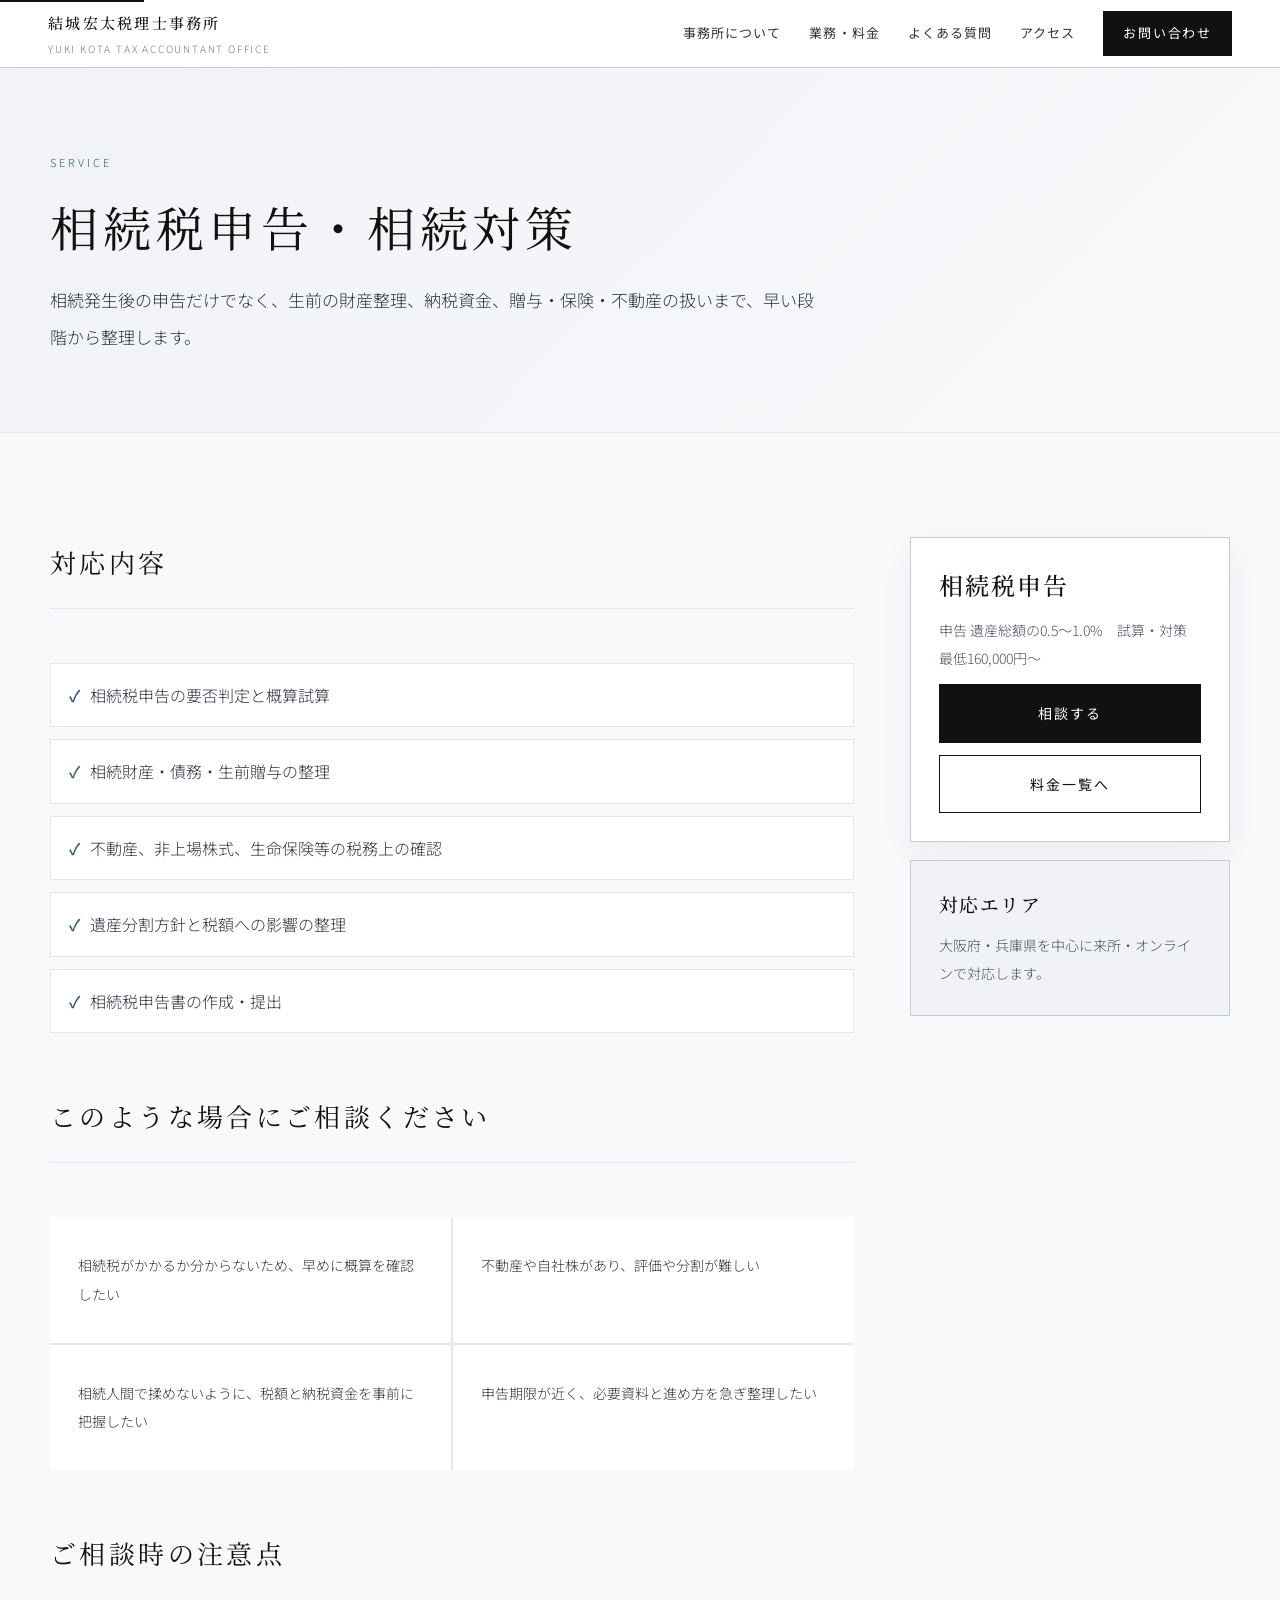
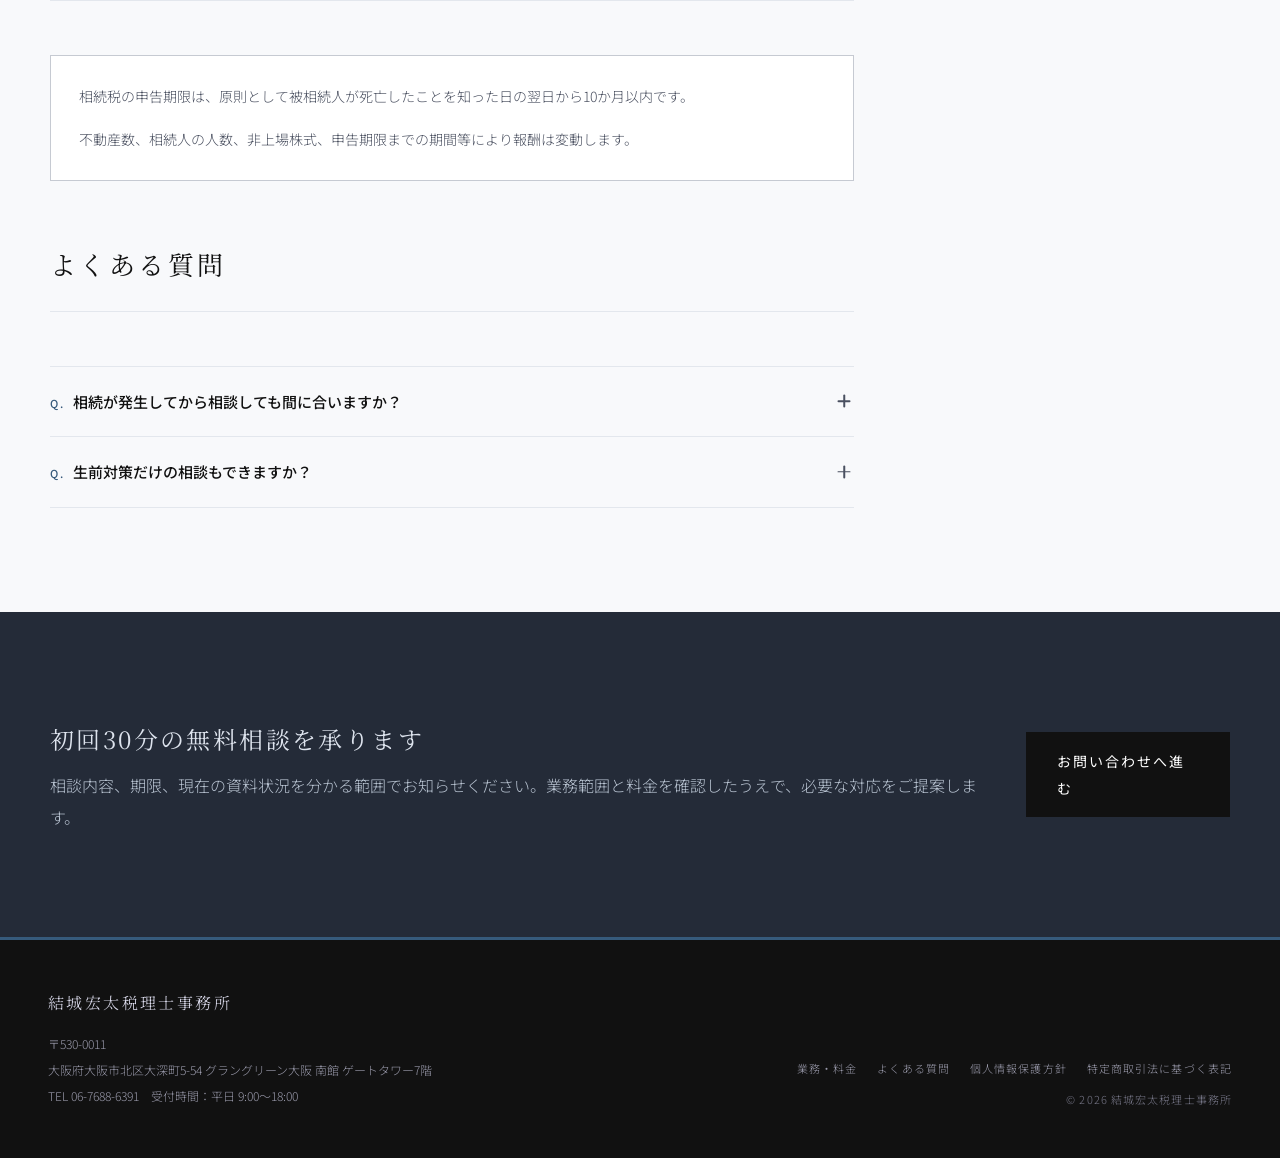
<file: inheritance.html>
<!DOCTYPE html>
<html lang="ja">
<head>
<meta charset="UTF-8">
<meta name="viewport" content="width=device-width, initial-scale=1.0">
<meta name="format-detection" content="telephone=no">
<meta name="theme-color" content="#242b38">
<title>相続税申告・相続対策 | 結城宏太税理士事務所</title>
<meta name="description" content="大阪・兵庫の相続税申告・相続対策。相続税試算、財産評価、不動産・自社株・贈与・納税資金の検討に対応。">
<meta name="robots" content="index, follow, max-snippet:-1, max-image-preview:large, max-video-preview:-1">
<meta name="author" content="結城宏太税理士事務所">
<link rel="canonical" href="https://yuki-tax.jp/inheritance">
<link rel="icon" href="/favicon.ico" sizes="any">
<link rel="icon" href="/images/icon.svg" type="image/svg+xml">
<link rel="apple-touch-icon" href="/images/apple-touch-icon.png">
<link rel="manifest" href="/site.webmanifest">
<meta property="og:title" content="相続税申告・相続対策 | 結城宏太税理士事務所">
<meta property="og:description" content="大阪・兵庫の相続税申告・相続対策。相続税試算、財産評価、不動産・自社株・贈与・納税資金の検討に対応。">
<meta property="og:image" content="https://yuki-tax.jp/images/ogp.jpg">
<meta property="og:image:width" content="1200">
<meta property="og:image:height" content="630">
<meta property="og:image:alt" content="結城宏太税理士事務所">
<meta property="og:url" content="https://yuki-tax.jp/inheritance">
<meta property="og:type" content="website">
<meta property="og:site_name" content="結城宏太税理士事務所">
<meta property="og:locale" content="ja_JP">
<meta name="twitter:card" content="summary_large_image">
<meta name="twitter:title" content="相続税申告・相続対策 | 結城宏太税理士事務所">
<meta name="twitter:description" content="大阪・兵庫の相続税申告・相続対策。相続税試算、財産評価、不動産・自社株・贈与・納税資金の検討に対応。">
<meta name="twitter:image" content="https://yuki-tax.jp/images/ogp.jpg">
<link rel="preconnect" href="https://fonts.googleapis.com">
<link rel="preconnect" href="https://fonts.gstatic.com" crossorigin>
<link rel="preconnect" href="https://www.googletagmanager.com">
<link rel="dns-prefetch" href="https://maps.google.com">
<link rel="dns-prefetch" href="https://formspree.io">

<link href="https://fonts.googleapis.com/css2?family=Noto+Serif+JP:wght@300;400;500;600&family=Noto+Sans+JP:wght@300;400;500;600&display=swap" rel="stylesheet">
<script async src="https://www.googletagmanager.com/gtag/js?id=G-8JLDZXYHXQ"></script>
<script>
  window.dataLayer = window.dataLayer || [];
  function gtag(){dataLayer.push(arguments);}
  gtag('js', new Date());
  gtag('config', 'G-8JLDZXYHXQ');
</script>
<script type="application/ld+json">
{
  "@context": "https://schema.org",
  "@type": [
    "AccountingService",
    "LocalBusiness"
  ],
  "@id": "https://yuki-tax.jp/#organization",
  "name": "結城宏太税理士事務所",
  "alternateName": "YUKI KOTA TAX ACCOUNTANT OFFICE",
  "description": "大阪・梅田を拠点に、大阪府・兵庫県の中小企業、個人事業主、相続の相談に対応する税理士事務所です。税務顧問、相続税申告、創業支援、会計環境構築・業務フロー整備を支援します。",
  "url": "https://yuki-tax.jp/",
  "telephone": "+81676886391",
  "image": "https://yuki-tax.jp/images/ogp.jpg",
  "priceRange": "¥¥",
  "currenciesAccepted": "JPY",
  "paymentAccepted": "銀行振込",
  "address": {
    "@type": "PostalAddress",
    "postalCode": "530-0011",
    "addressRegion": "大阪府",
    "addressLocality": "大阪市北区",
    "streetAddress": "大深町5-54 グラングリーン大阪 南館 ゲートタワー7階",
    "addressCountry": "JP"
  },
  "geo": {
    "@type": "GeoCoordinates",
    "latitude": 34.7024,
    "longitude": 135.497
  },
  "areaServed": [
    {
      "@type": "AdministrativeArea",
      "name": "大阪府"
    },
    {
      "@type": "AdministrativeArea",
      "name": "兵庫県"
    }
  ],
  "openingHoursSpecification": [
    {
      "@type": "OpeningHoursSpecification",
      "dayOfWeek": [
        "Monday",
        "Tuesday",
        "Wednesday",
        "Thursday",
        "Friday"
      ],
      "opens": "09:00",
      "closes": "18:00"
    }
  ],
  "founder": {
    "@type": "Person",
    "name": "結城 宏太",
    "jobTitle": "税理士",
    "identifier": "税理士登録番号 139208",
    "memberOf": {
      "@type": "Organization",
      "name": "近畿税理士会 大淀支部"
    }
  },
  "foundingDate": "2026-04-01",
  "hasOfferCatalog": {
    "@type": "OfferCatalog",
    "name": "税務・会計サービス",
    "itemListElement": [
      {
        "@type": "Offer",
        "itemOffered": {
          "@type": "Service",
          "name": "法人・個人事業主の税務顧問",
          "url": "https://yuki-tax.jp/tax-advisory"
        }
      },
      {
        "@type": "Offer",
        "itemOffered": {
          "@type": "Service",
          "name": "相続税申告・相続対策",
          "url": "https://yuki-tax.jp/inheritance"
        }
      },
      {
        "@type": "Offer",
        "itemOffered": {
          "@type": "Service",
          "name": "創業支援・会社設立後の税務",
          "url": "https://yuki-tax.jp/startup"
        }
      },
      {
        "@type": "Offer",
        "itemOffered": {
          "@type": "Service",
          "name": "会計環境構築・業務フロー整備",
          "url": "https://yuki-tax.jp/accounting-dx"
        }
      },
      {
        "@type": "Offer",
        "itemOffered": {
          "@type": "Service",
          "name": "税務調査・各種対応",
          "url": "https://yuki-tax.jp/tax-investigation"
        }
      }
    ]
  }
}
</script>
<script type="application/ld+json">
{
  "@context": "https://schema.org",
  "@type": "BreadcrumbList",
  "itemListElement": [
    {
      "@type": "ListItem",
      "position": 1,
      "name": "ホーム",
      "item": "https://yuki-tax.jp/"
    },
    {
      "@type": "ListItem",
      "position": 2,
      "name": "業務内容",
      "item": "https://yuki-tax.jp/services"
    },
    {
      "@type": "ListItem",
      "position": 3,
      "name": "相続税申告・相続対策",
      "item": "https://yuki-tax.jp/inheritance"
    }
  ]
}
</script>
<script type="application/ld+json">
{
  "@context": "https://schema.org",
  "@type": "Service",
  "name": "相続税申告・相続対策",
  "description": "大阪・兵庫の相続税申告・相続対策。相続税試算、財産評価、不動産・自社株・贈与・納税資金の検討に対応。",
  "provider": {
    "@id": "https://yuki-tax.jp/#organization"
  },
  "areaServed": [
    {
      "@type": "AdministrativeArea",
      "name": "大阪府"
    },
    {
      "@type": "AdministrativeArea",
      "name": "兵庫県"
    }
  ],
  "url": "https://yuki-tax.jp/inheritance"
}
</script>
<script type="application/ld+json">
{
  "@context": "https://schema.org",
  "@type": "FAQPage",
  "mainEntity": [
    {
      "@type": "Question",
      "name": "相続が発生してから相談しても間に合いますか？",
      "acceptedAnswer": {
        "@type": "Answer",
        "text": "間に合う場合もありますが、財産評価や資料収集には時間がかかります。財産の概要が分かった段階で早めにご相談ください。"
      }
    },
    {
      "@type": "Question",
      "name": "生前対策だけの相談もできますか？",
      "acceptedAnswer": {
        "@type": "Answer",
        "text": "可能です。現時点の財産構成、将来の相続人、納税資金、贈与や保険の活用余地を確認し、複数の選択肢を比較します。"
      }
    }
  ]
}
</script>
<link rel="stylesheet" href="/assets/css/style.css">
</head>
<body><a href="#main" class="skip-link">本文へスキップ</a>
<header class="site-header" role="banner">
  <a href="/#top" class="logo-wrap" aria-label="結城宏太税理士事務所 ホームへ">
    <span class="logo-main">結城宏太税理士事務所</span>
    <span class="logo-sub">YUKI KOTA TAX ACCOUNTANT OFFICE</span>
  </a>
  <nav class="global-nav" aria-label="グローバルナビゲーション">
    <a href="/#about">事務所について</a>
    <a href="/services">業務・料金</a>
    <a href="/faq">よくある質問</a>
    <a href="/#access">アクセス</a>
    <a href="/#contact" class="nav-cta">お問い合わせ</a>
  </nav>
  <button class="hamburger" id="hamburger" aria-label="メニューを開く" aria-expanded="false" aria-controls="mobileNav"><span></span><span></span><span></span></button>
</header>
<nav class="mobile-nav" id="mobileNav" aria-label="モバイルナビゲーション">
  <a href="/#about" data-mclose>事務所について</a>
  <a href="/services" data-mclose>業務・料金</a>
  <a href="/faq" data-mclose>よくある質問</a>
  <a href="/#access" data-mclose>アクセス</a>
  <a href="/#contact" data-mclose class="mobile-cta">お問い合わせ（初回30分無料）</a>
</nav><main id="main">
<section class="page-hero"><div class="section-inner"><p class="page-kicker">SERVICE</p><h1>相続税申告・相続対策</h1><p>相続発生後の申告だけでなく、生前の財産整理、納税資金、贈与・保険・不動産の扱いまで、早い段階から整理します。</p></div></section>
<section><div class="section-inner two-col">
  <div class="main-col">
    <div class="section-header reveal"><div><h2 class="section-title">対応内容</h2></div></div>
    <ul class="check-list reveal"><li>相続税申告の要否判定と概算試算</li><li>相続財産・債務・生前贈与の整理</li><li>不動産、非上場株式、生命保険等の税務上の確認</li><li>遺産分割方針と税額への影響の整理</li><li>相続税申告書の作成・提出</li></ul>
    <div class="section-header reveal"><div><h2 class="section-title">このような場合にご相談ください</h2></div></div>
    <div class="case-grid reveal"><div class="case-item">相続税がかかるか分からないため、早めに概算を確認したい</div><div class="case-item">不動産や自社株があり、評価や分割が難しい</div><div class="case-item">相続人間で揉めないように、税額と納税資金を事前に把握したい</div><div class="case-item">申告期限が近く、必要資料と進め方を急ぎ整理したい</div></div>
    <div class="section-header reveal"><div><h2 class="section-title">ご相談時の注意点</h2></div></div>
    <div class="note-box reveal"><p>相続税の申告期限は、原則として被相続人が死亡したことを知った日の翌日から10か月以内です。</p><p>不動産数、相続人の人数、非上場株式、申告期限までの期間等により報酬は変動します。</p></div>
    <div class="section-header reveal"><div><h2 class="section-title">よくある質問</h2></div></div>
    <div class="faq-list reveal"><details class="faq-item"><summary class="faq-q"><span class="faq-q-main"><span class="faq-q-prefix">Q.</span><span class="faq-q-text">相続が発生してから相談しても間に合いますか？</span></span><span class="faq-icon" aria-hidden="true"></span></summary><p class="faq-a">間に合う場合もありますが、財産評価や資料収集には時間がかかります。財産の概要が分かった段階で早めにご相談ください。</p></details><details class="faq-item"><summary class="faq-q"><span class="faq-q-main"><span class="faq-q-prefix">Q.</span><span class="faq-q-text">生前対策だけの相談もできますか？</span></span><span class="faq-icon" aria-hidden="true"></span></summary><p class="faq-a">可能です。現時点の財産構成、将来の相続人、納税資金、贈与や保険の活用余地を確認し、複数の選択肢を比較します。</p></details></div>
  </div>
  <aside class="side-col reveal"><div class="side-card"><h2>相続税申告</h2><p>申告 遺産総額の0.5〜1.0%　試算・対策 最低160,000円〜</p><a class="btn-primary full" href="/#contact">相談する</a><a class="btn-secondary dark full" href="/services#scope">料金一覧へ</a></div><div class="side-card subtle"><h3>対応エリア</h3><p>大阪府・兵庫県を中心に来所・オンラインで対応します。</p></div></aside>
</div></section>
<section class="cta-band"><div class="section-inner cta-inner"><div><h2>初回30分の無料相談を承ります</h2><p>相談内容、期限、現在の資料状況を分かる範囲でお知らせください。業務範囲と料金を確認したうえで、必要な対応をご提案します。</p></div><a class="btn-primary" href="/#contact">お問い合わせへ進む</a></div></section>
</main><div class="sticky-cta" aria-label="固定お問い合わせ導線">
  <a href="tel:+81676886391" class="sticky-tel" data-track="tel">電話</a>
  <a href="/#contact" class="sticky-form">無料相談</a>
</div>
<button class="to-top" id="toTop" type="button" aria-label="ページトップへ戻る"><svg viewBox="0 0 24 24" aria-hidden="true"><polyline points="6 15 12 9 18 15"></polyline></svg></button>
<footer class="site-footer">
  <div>
    <p class="footer-name">結城宏太税理士事務所</p>
    <address class="footer-address">〒530-0011<br>大阪府大阪市北区大深町5-54 グラングリーン大阪 南館 ゲートタワー7階<br>TEL <a href="tel:+81676886391" data-track="tel">06-7688-6391</a>　受付時間：平日 9:00〜18:00</address>
  </div>
  <div class="footer-right">
    <nav class="footer-links" aria-label="フッターナビゲーション">
      <a href="/services">業務・料金</a>
      <a href="/faq">よくある質問</a>
      <a href="/privacy">個人情報保護方針</a>
      <a href="/tokutei">特定商取引法に基づく表記</a>
    </nav>
    <p class="footer-copy">© 2026 結城宏太税理士事務所</p>
  </div>
</footer>
<script src="/assets/js/main.js" defer></script></body></html>
</file>
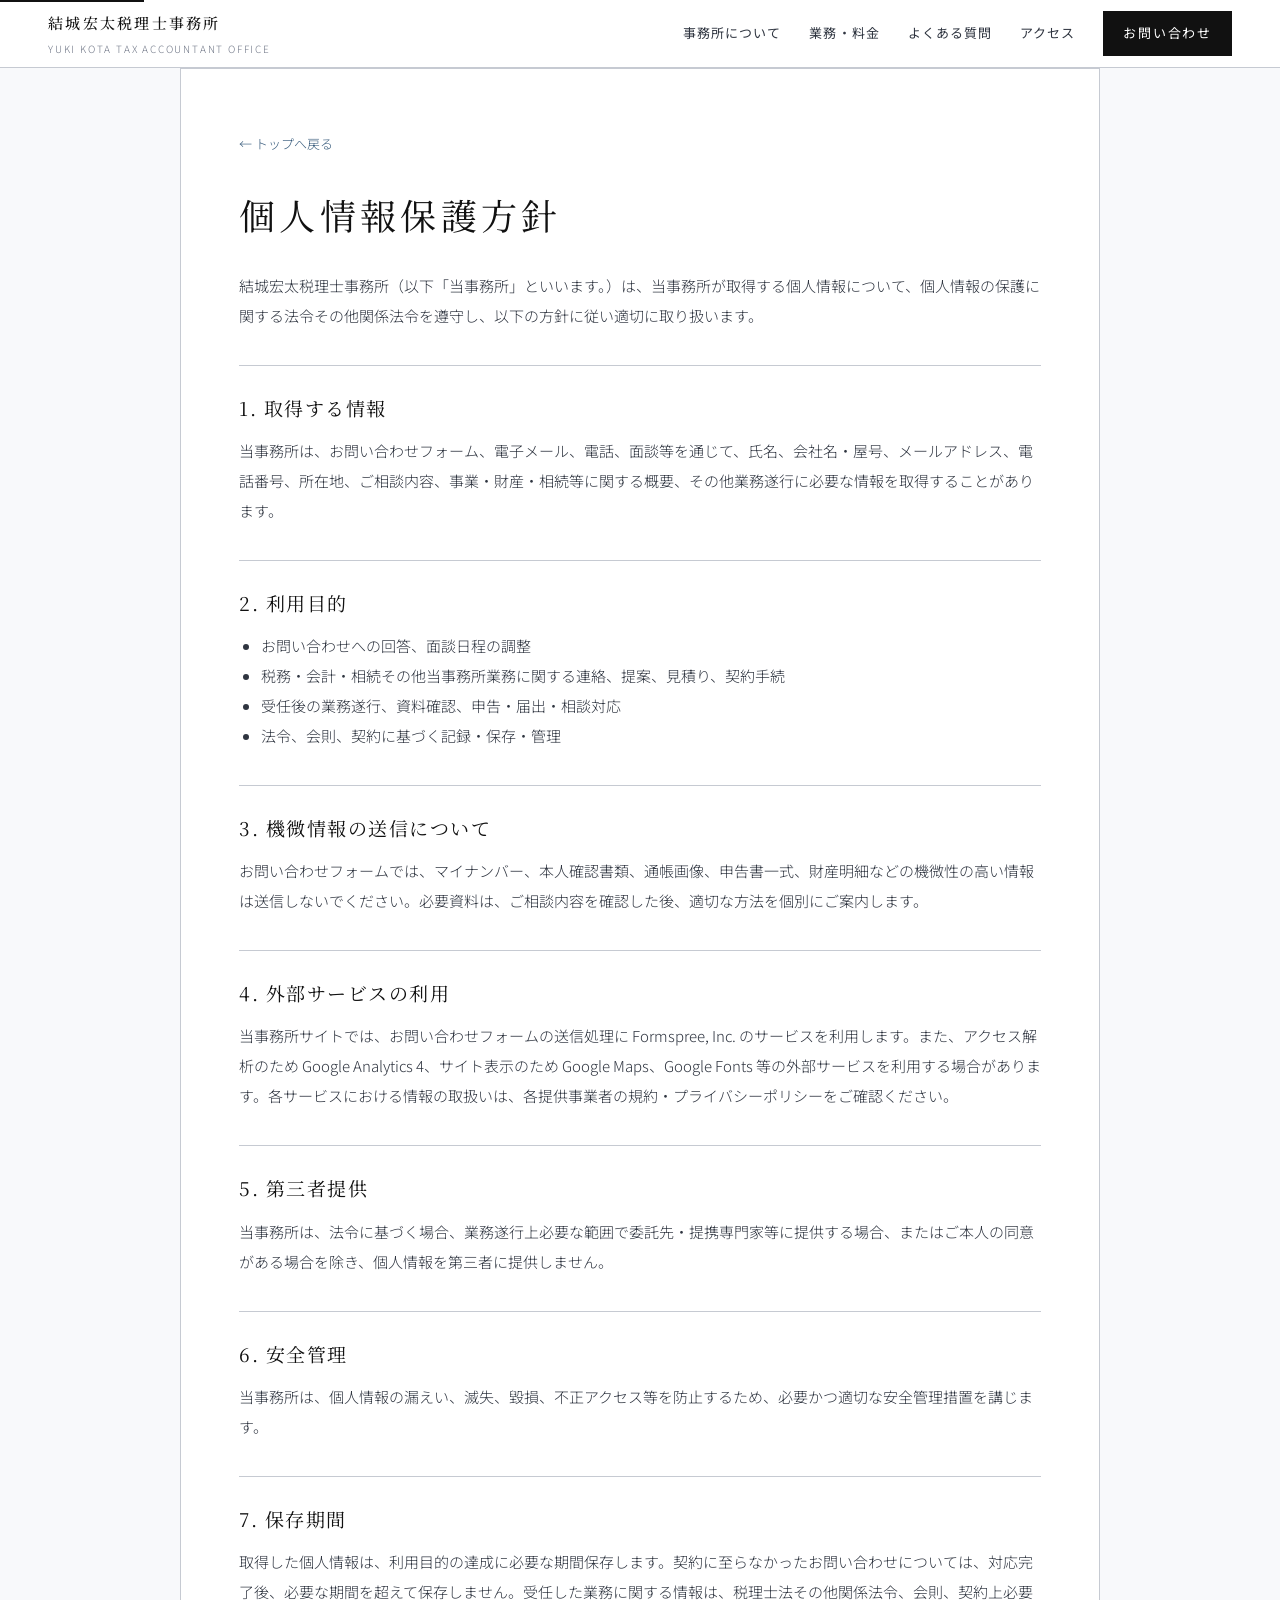
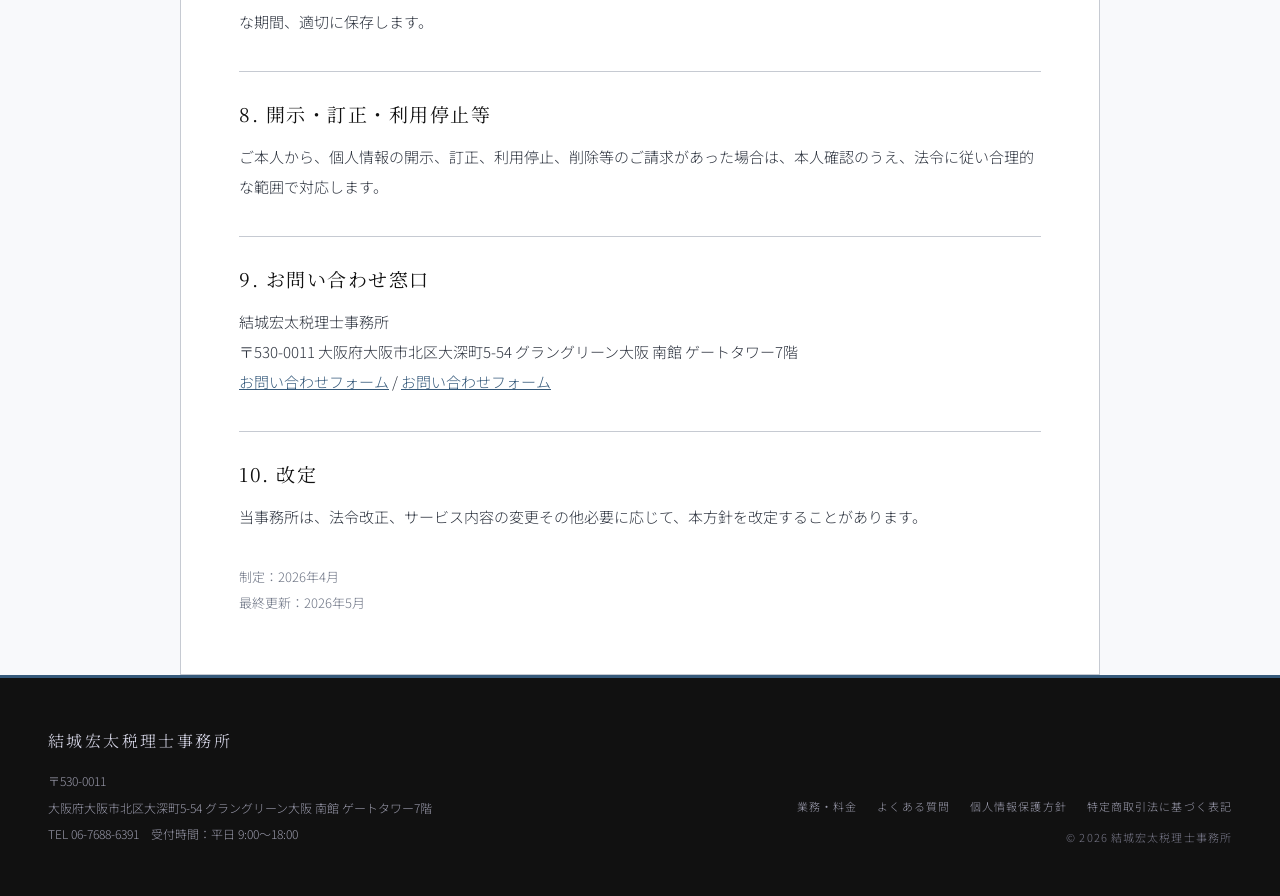
<file: privacy.html>
<!DOCTYPE html>
<html lang="ja">
<head>
<meta charset="UTF-8">
<meta name="viewport" content="width=device-width, initial-scale=1.0">
<meta name="format-detection" content="telephone=no">
<meta name="theme-color" content="#242b38">
<title>個人情報保護方針 | 結城宏太税理士事務所</title>
<meta name="description" content="結城宏太税理士事務所の個人情報保護方針です。お問い合わせフォーム、外部サービス、アクセス解析、個人情報の利用目的等について記載しています。">
<meta name="robots" content="index, follow, max-snippet:-1, max-image-preview:large, max-video-preview:-1">
<meta name="author" content="結城宏太税理士事務所">
<link rel="canonical" href="https://yuki-tax.jp/privacy">
<link rel="icon" href="/favicon.ico" sizes="any">
<link rel="icon" href="/images/icon.svg" type="image/svg+xml">
<link rel="apple-touch-icon" href="/images/apple-touch-icon.png">
<link rel="manifest" href="/site.webmanifest">
<meta property="og:title" content="個人情報保護方針 | 結城宏太税理士事務所">
<meta property="og:description" content="結城宏太税理士事務所の個人情報保護方針です。お問い合わせフォーム、外部サービス、アクセス解析、個人情報の利用目的等について記載しています。">
<meta property="og:image" content="https://yuki-tax.jp/images/ogp.jpg">
<meta property="og:image:width" content="1200">
<meta property="og:image:height" content="630">
<meta property="og:image:alt" content="結城宏太税理士事務所">
<meta property="og:url" content="https://yuki-tax.jp/privacy">
<meta property="og:type" content="website">
<meta property="og:site_name" content="結城宏太税理士事務所">
<meta property="og:locale" content="ja_JP">
<meta name="twitter:card" content="summary_large_image">
<meta name="twitter:title" content="個人情報保護方針 | 結城宏太税理士事務所">
<meta name="twitter:description" content="結城宏太税理士事務所の個人情報保護方針です。お問い合わせフォーム、外部サービス、アクセス解析、個人情報の利用目的等について記載しています。">
<meta name="twitter:image" content="https://yuki-tax.jp/images/ogp.jpg">
<link rel="preconnect" href="https://fonts.googleapis.com">
<link rel="preconnect" href="https://fonts.gstatic.com" crossorigin>
<link rel="preconnect" href="https://www.googletagmanager.com">
<link rel="dns-prefetch" href="https://maps.google.com">
<link rel="dns-prefetch" href="https://formspree.io">

<link href="https://fonts.googleapis.com/css2?family=Noto+Serif+JP:wght@300;400;500;600&family=Noto+Sans+JP:wght@300;400;500;600&display=swap" rel="stylesheet">
<script async src="https://www.googletagmanager.com/gtag/js?id=G-8JLDZXYHXQ"></script>
<script>
  window.dataLayer = window.dataLayer || [];
  function gtag(){dataLayer.push(arguments);}
  gtag('js', new Date());
  gtag('config', 'G-8JLDZXYHXQ');
</script>
<script type="application/ld+json">
{
  "@context": "https://schema.org",
  "@type": [
    "AccountingService",
    "LocalBusiness"
  ],
  "@id": "https://yuki-tax.jp/#organization",
  "name": "結城宏太税理士事務所",
  "alternateName": "YUKI KOTA TAX ACCOUNTANT OFFICE",
  "description": "大阪・梅田を拠点に、大阪府・兵庫県の中小企業、個人事業主、相続の相談に対応する税理士事務所です。税務顧問、相続税申告、創業支援、会計環境構築・業務フロー整備を支援します。",
  "url": "https://yuki-tax.jp/",
  "telephone": "+81676886391",
  "image": "https://yuki-tax.jp/images/ogp.jpg",
  "priceRange": "¥¥",
  "currenciesAccepted": "JPY",
  "paymentAccepted": "銀行振込",
  "address": {
    "@type": "PostalAddress",
    "postalCode": "530-0011",
    "addressRegion": "大阪府",
    "addressLocality": "大阪市北区",
    "streetAddress": "大深町5-54 グラングリーン大阪 南館 ゲートタワー7階",
    "addressCountry": "JP"
  },
  "geo": {
    "@type": "GeoCoordinates",
    "latitude": 34.7024,
    "longitude": 135.497
  },
  "areaServed": [
    {
      "@type": "AdministrativeArea",
      "name": "大阪府"
    },
    {
      "@type": "AdministrativeArea",
      "name": "兵庫県"
    }
  ],
  "openingHoursSpecification": [
    {
      "@type": "OpeningHoursSpecification",
      "dayOfWeek": [
        "Monday",
        "Tuesday",
        "Wednesday",
        "Thursday",
        "Friday"
      ],
      "opens": "09:00",
      "closes": "18:00"
    }
  ],
  "founder": {
    "@type": "Person",
    "name": "結城 宏太",
    "jobTitle": "税理士",
    "identifier": "税理士登録番号 139208",
    "memberOf": {
      "@type": "Organization",
      "name": "近畿税理士会 大淀支部"
    }
  },
  "foundingDate": "2026-04-01",
  "hasOfferCatalog": {
    "@type": "OfferCatalog",
    "name": "税務・会計サービス",
    "itemListElement": [
      {
        "@type": "Offer",
        "itemOffered": {
          "@type": "Service",
          "name": "法人・個人事業主の税務顧問",
          "url": "https://yuki-tax.jp/tax-advisory"
        }
      },
      {
        "@type": "Offer",
        "itemOffered": {
          "@type": "Service",
          "name": "相続税申告・相続対策",
          "url": "https://yuki-tax.jp/inheritance"
        }
      },
      {
        "@type": "Offer",
        "itemOffered": {
          "@type": "Service",
          "name": "創業支援・会社設立後の税務",
          "url": "https://yuki-tax.jp/startup"
        }
      },
      {
        "@type": "Offer",
        "itemOffered": {
          "@type": "Service",
          "name": "会計環境構築・業務フロー整備",
          "url": "https://yuki-tax.jp/accounting-dx"
        }
      },
      {
        "@type": "Offer",
        "itemOffered": {
          "@type": "Service",
          "name": "税務調査・各種対応",
          "url": "https://yuki-tax.jp/tax-investigation"
        }
      }
    ]
  }
}
</script>
<script type="application/ld+json">
{
  "@context": "https://schema.org",
  "@type": "BreadcrumbList",
  "itemListElement": [
    {
      "@type": "ListItem",
      "position": 1,
      "name": "ホーム",
      "item": "https://yuki-tax.jp/"
    },
    {
      "@type": "ListItem",
      "position": 2,
      "name": "個人情報保護方針",
      "item": "https://yuki-tax.jp/privacy"
    }
  ]
}
</script>
<link rel="stylesheet" href="/assets/css/style.css">
</head>
<body><a href="#main" class="skip-link">本文へスキップ</a>
<header class="site-header" role="banner">
  <a href="/#top" class="logo-wrap" aria-label="結城宏太税理士事務所 ホームへ">
    <span class="logo-main">結城宏太税理士事務所</span>
    <span class="logo-sub">YUKI KOTA TAX ACCOUNTANT OFFICE</span>
  </a>
  <nav class="global-nav" aria-label="グローバルナビゲーション">
    <a href="/#about">事務所について</a>
    <a href="/services">業務・料金</a>
    <a href="/faq">よくある質問</a>
    <a href="/#access">アクセス</a>
    <a href="/#contact" class="nav-cta">お問い合わせ</a>
  </nav>
  <button class="hamburger" id="hamburger" aria-label="メニューを開く" aria-expanded="false" aria-controls="mobileNav"><span></span><span></span><span></span></button>
</header>
<nav class="mobile-nav" id="mobileNav" aria-label="モバイルナビゲーション">
  <a href="/#about" data-mclose>事務所について</a>
  <a href="/services" data-mclose>業務・料金</a>
  <a href="/faq" data-mclose>よくある質問</a>
  <a href="/#access" data-mclose>アクセス</a>
  <a href="/#contact" data-mclose class="mobile-cta">お問い合わせ（初回30分無料）</a>
</nav><main id="main" class="legal-main"><section class="legal-wrap"><a href="/" class="back-link">← トップへ戻る</a><h1>個人情報保護方針</h1>
<p>結城宏太税理士事務所（以下「当事務所」といいます。）は、当事務所が取得する個人情報について、個人情報の保護に関する法令その他関係法令を遵守し、以下の方針に従い適切に取り扱います。</p>
<h2>1. 取得する情報</h2><p>当事務所は、お問い合わせフォーム、電子メール、電話、面談等を通じて、氏名、会社名・屋号、メールアドレス、電話番号、所在地、ご相談内容、事業・財産・相続等に関する概要、その他業務遂行に必要な情報を取得することがあります。</p>
<h2>2. 利用目的</h2><ul><li>お問い合わせへの回答、面談日程の調整</li><li>税務・会計・相続その他当事務所業務に関する連絡、提案、見積り、契約手続</li><li>受任後の業務遂行、資料確認、申告・届出・相談対応</li><li>法令、会則、契約に基づく記録・保存・管理</li></ul>
<h2>3. 機微情報の送信について</h2><p>お問い合わせフォームでは、マイナンバー、本人確認書類、通帳画像、申告書一式、財産明細などの機微性の高い情報は送信しないでください。必要資料は、ご相談内容を確認した後、適切な方法を個別にご案内します。</p>
<h2>4. 外部サービスの利用</h2><p>当事務所サイトでは、お問い合わせフォームの送信処理に Formspree, Inc. のサービスを利用します。また、アクセス解析のため Google Analytics 4、サイト表示のため Google Maps、Google Fonts 等の外部サービスを利用する場合があります。各サービスにおける情報の取扱いは、各提供事業者の規約・プライバシーポリシーをご確認ください。</p>
<h2>5. 第三者提供</h2><p>当事務所は、法令に基づく場合、業務遂行上必要な範囲で委託先・提携専門家等に提供する場合、またはご本人の同意がある場合を除き、個人情報を第三者に提供しません。</p>
<h2>6. 安全管理</h2><p>当事務所は、個人情報の漏えい、滅失、毀損、不正アクセス等を防止するため、必要かつ適切な安全管理措置を講じます。</p>
<h2>7. 保存期間</h2><p>取得した個人情報は、利用目的の達成に必要な期間保存します。契約に至らなかったお問い合わせについては、対応完了後、必要な期間を超えて保存しません。受任した業務に関する情報は、税理士法その他関係法令、会則、契約上必要な期間、適切に保存します。</p>
<h2>8. 開示・訂正・利用停止等</h2><p>ご本人から、個人情報の開示、訂正、利用停止、削除等のご請求があった場合は、本人確認のうえ、法令に従い合理的な範囲で対応します。</p>
<h2>9. お問い合わせ窓口</h2><p>結城宏太税理士事務所<br>〒530-0011 大阪府大阪市北区大深町5-54 グラングリーン大阪 南館 ゲートタワー7階<br><a href="/#contact">お問い合わせフォーム</a> / <a href="/#contact">お問い合わせフォーム</a></p>
<h2>10. 改定</h2><p>当事務所は、法令改正、サービス内容の変更その他必要に応じて、本方針を改定することがあります。</p>
<p class="date">制定：2026年4月<br>最終更新：2026年5月</p></section></main><div class="sticky-cta" aria-label="固定お問い合わせ導線">
  <a href="tel:+81676886391" class="sticky-tel" data-track="tel">電話</a>
  <a href="/#contact" class="sticky-form">無料相談</a>
</div>
<button class="to-top" id="toTop" type="button" aria-label="ページトップへ戻る"><svg viewBox="0 0 24 24" aria-hidden="true"><polyline points="6 15 12 9 18 15"></polyline></svg></button>
<footer class="site-footer">
  <div>
    <p class="footer-name">結城宏太税理士事務所</p>
    <address class="footer-address">〒530-0011<br>大阪府大阪市北区大深町5-54 グラングリーン大阪 南館 ゲートタワー7階<br>TEL <a href="tel:+81676886391" data-track="tel">06-7688-6391</a>　受付時間：平日 9:00〜18:00</address>
  </div>
  <div class="footer-right">
    <nav class="footer-links" aria-label="フッターナビゲーション">
      <a href="/services">業務・料金</a>
      <a href="/faq">よくある質問</a>
      <a href="/privacy">個人情報保護方針</a>
      <a href="/tokutei">特定商取引法に基づく表記</a>
    </nav>
    <p class="footer-copy">© 2026 結城宏太税理士事務所</p>
  </div>
</footer>
<script src="/assets/js/main.js" defer></script></body></html>
</file>
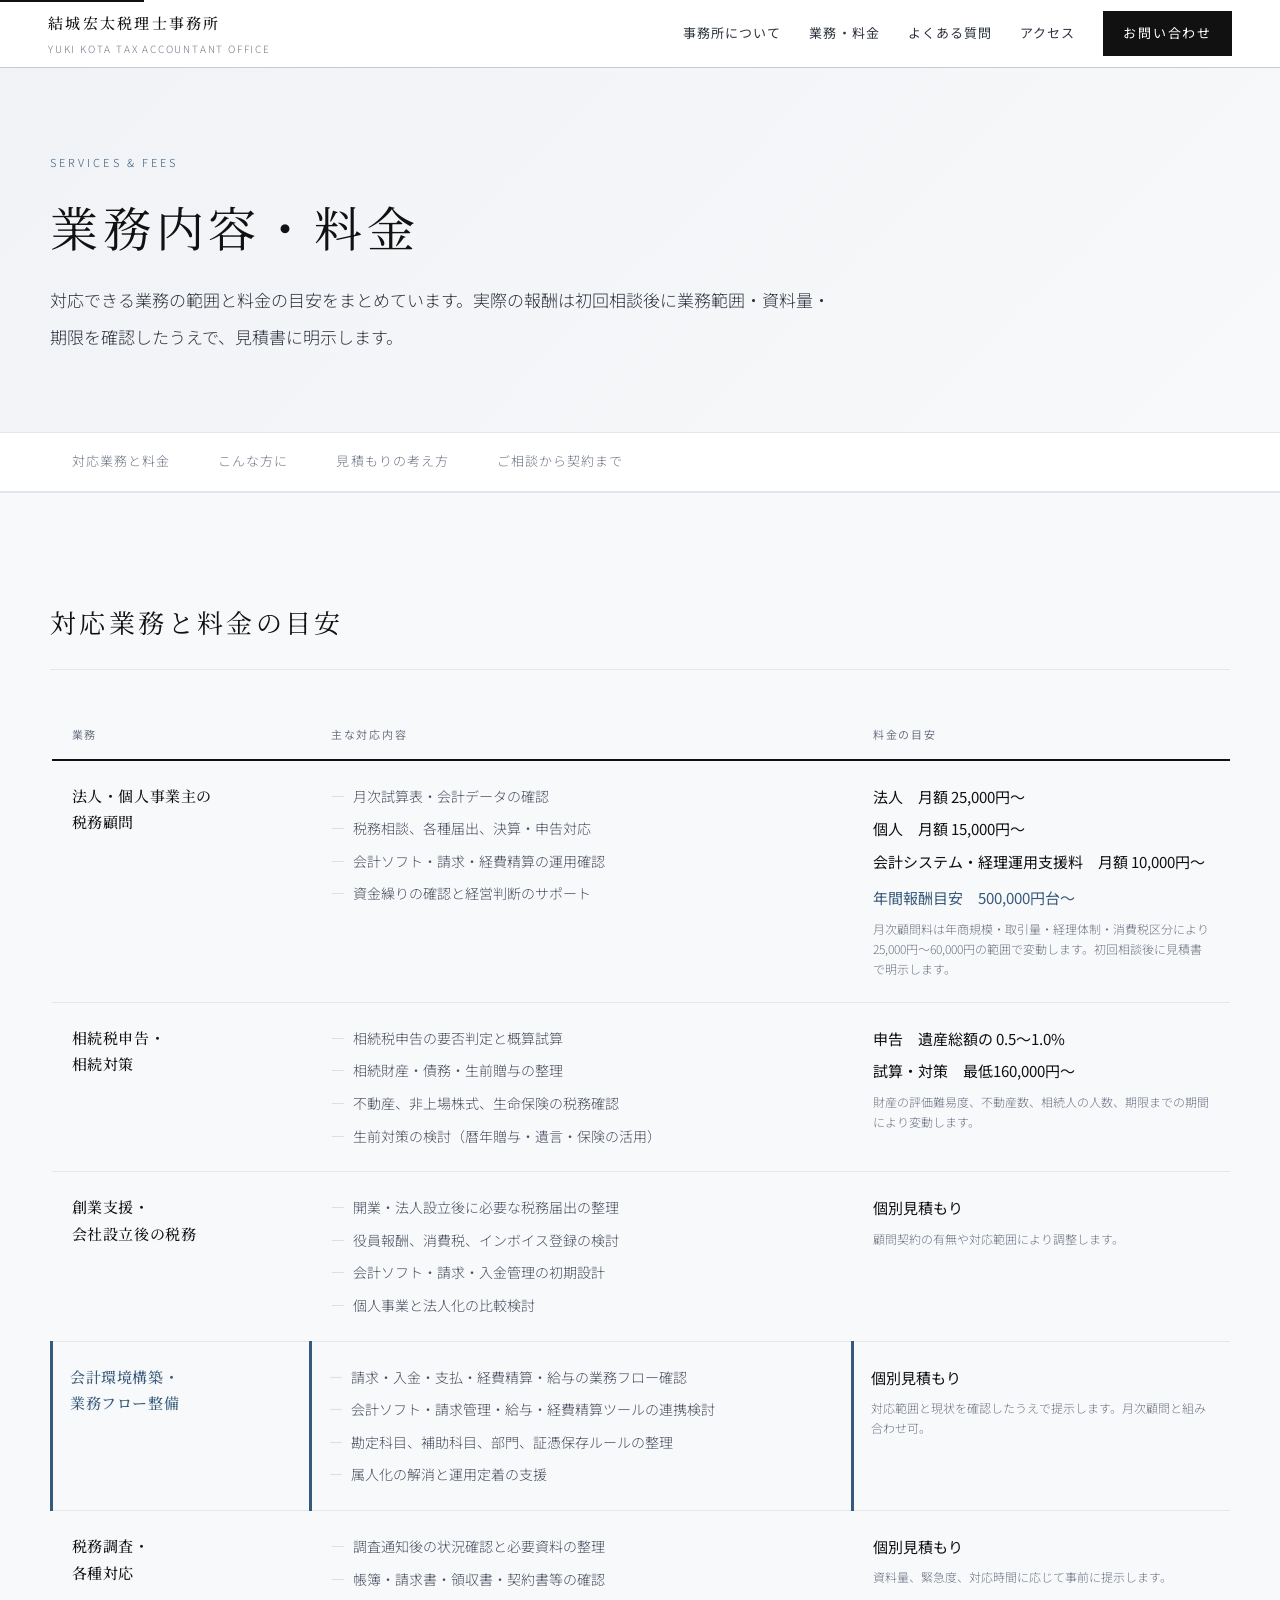
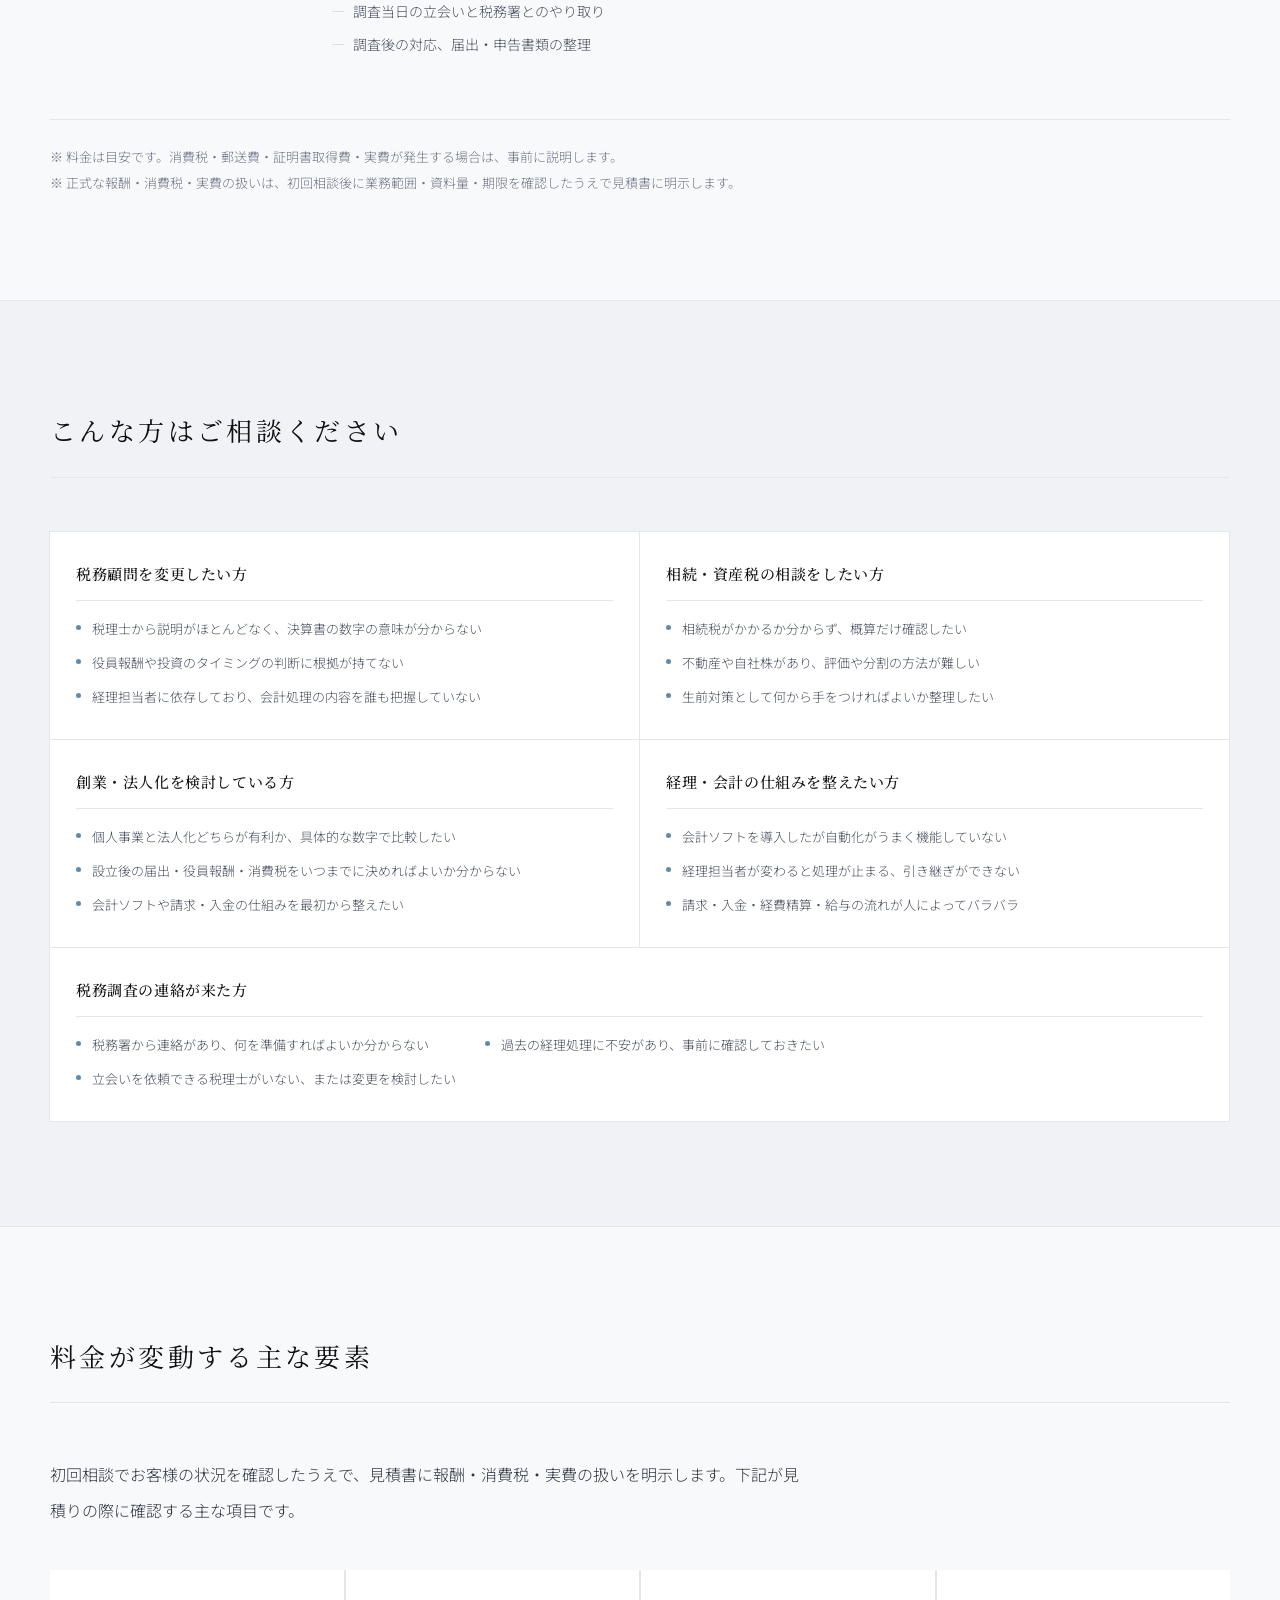
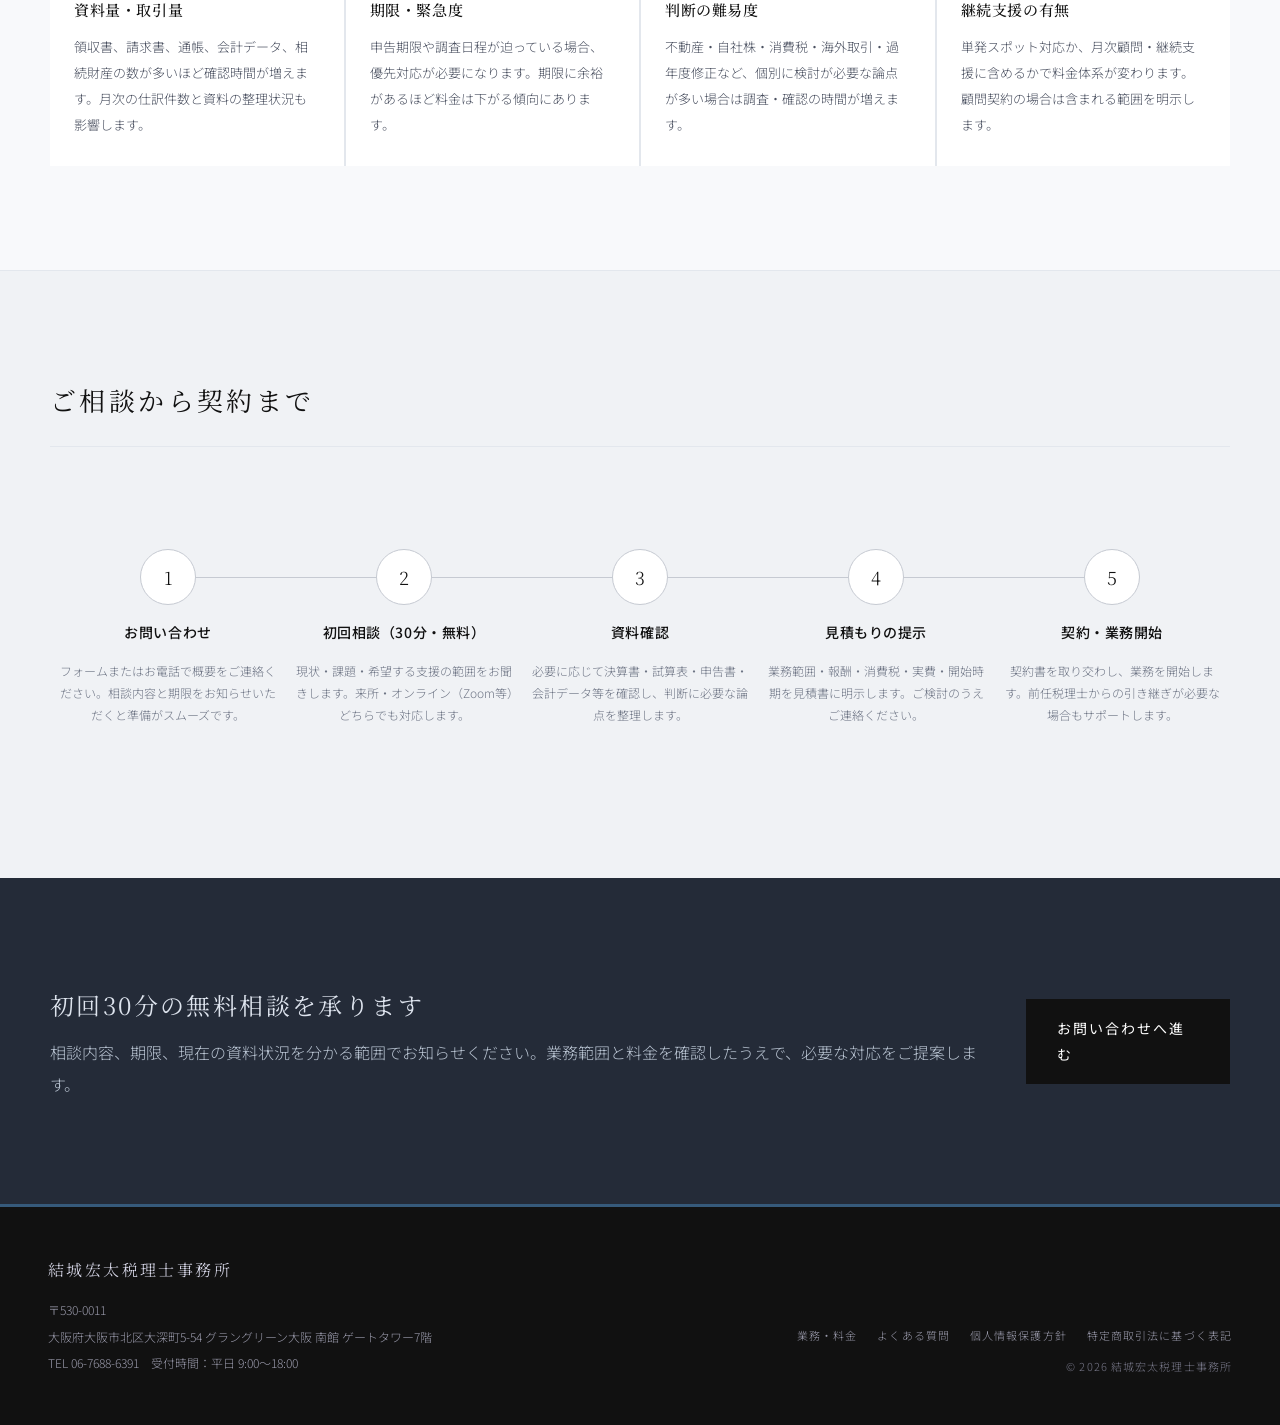
<file: services.html>
<!DOCTYPE html>
<html lang="ja">
<head>
<meta charset="UTF-8">
<meta name="viewport" content="width=device-width, initial-scale=1.0">
<meta name="format-detection" content="telephone=no">
<meta name="theme-color" content="#242b38">
<title>業務内容・料金 | 結城宏太税理士事務所</title>
<meta name="description" content="結城宏太税理士事務所の業務内容と料金の目安。税務顧問・相続税申告・創業支援・会計DX・税務調査対応。大阪・兵庫の中小企業・個人事業主を支援します。">
<meta name="robots" content="index, follow, max-snippet:-1, max-image-preview:large, max-video-preview:-1">
<meta name="author" content="結城宏太税理士事務所">
<link rel="canonical" href="https://yuki-tax.jp/services">
<link rel="icon" href="/favicon.ico" sizes="any">
<link rel="icon" href="/images/icon.svg" type="image/svg+xml">
<link rel="apple-touch-icon" href="/images/apple-touch-icon.png">
<link rel="manifest" href="/site.webmanifest">
<meta property="og:title" content="業務内容・料金 | 結城宏太税理士事務所">
<meta property="og:description" content="税務顧問・相続税申告・創業支援・会計DX・税務調査対応。大阪・兵庫対応。">
<meta property="og:image" content="https://yuki-tax.jp/images/ogp.jpg">
<meta property="og:image:width" content="1200">
<meta property="og:image:height" content="630">
<meta property="og:url" content="https://yuki-tax.jp/services">
<meta property="og:type" content="website">
<meta property="og:site_name" content="結城宏太税理士事務所">
<meta property="og:locale" content="ja_JP">
<link rel="preconnect" href="https://fonts.googleapis.com">
<link rel="preconnect" href="https://fonts.gstatic.com" crossorigin>
<link href="https://fonts.googleapis.com/css2?family=Noto+Serif+JP:wght@300;400;500;600&family=Noto+Sans+JP:wght@300;400;500;600&display=swap" rel="stylesheet">
<script async src="https://www.googletagmanager.com/gtag/js?id=G-8JLDZXYHXQ"></script>
<script>
  window.dataLayer = window.dataLayer || [];
  function gtag(){dataLayer.push(arguments);}
  gtag('js', new Date());
  gtag('config', 'G-8JLDZXYHXQ');
</script>
<script type="application/ld+json">
{"@context":"https://schema.org","@type":"BreadcrumbList","itemListElement":[{"@type":"ListItem","position":1,"name":"ホーム","item":"https://yuki-tax.jp/"},{"@type":"ListItem","position":2,"name":"業務内容・料金","item":"https://yuki-tax.jp/services"}]}
</script>
<link rel="stylesheet" href="/assets/css/style.css">
<style>
.svc-table-wrap{overflow-x:auto}
.svc-table{width:100%;border-collapse:collapse;min-width:600px}
.svc-table th,.svc-table td{text-align:left;vertical-align:top;padding:22px 20px;border-bottom:1px solid var(--rule-light);font-size:14px;line-height:1.9}
.svc-table thead th{font-size:11px;letter-spacing:.16em;color:var(--ink-muted);font-weight:400;background:transparent;padding-top:0;padding-bottom:14px;border-bottom:2px solid var(--ink)}
.svc-table tbody tr:last-child td{border-bottom:none}
.svc-table tbody tr{transition:background .15s}
.svc-table tbody tr:hover{background:var(--paper-warm)}
.col-name{width:22%}
.col-content{width:46%}
.col-fee{width:32%}
.svc-name-cell{font-family:var(--ff-serif);font-size:15px;font-weight:500;color:var(--ink);letter-spacing:.04em;line-height:1.6}
.svc-name-cell a{color:inherit;text-decoration:none}
.svc-name-cell a:hover{color:var(--accent)}
.svc-fee-main{font-size:15px;color:var(--ink);font-weight:400}
.svc-fee-note{font-size:12px;color:var(--ink-muted);margin-top:6px;line-height:1.7}
.svc-content-list{list-style:none;display:flex;flex-direction:column;gap:6px}
.svc-content-list li{color:var(--ink-light)}
.svc-content-list li::before{content:"—";margin-right:8px;color:var(--rule)}
.svc-highlight-row .svc-name-cell{color:var(--accent)}
.svc-highlight-row td{border-left:3px solid var(--accent);padding-left:17px}
.page-subnav{display:flex;gap:0;border-top:1px solid var(--rule-light);border-bottom:1px solid var(--rule-light);background:var(--paper-strong);overflow-x:auto;padding:0 48px}
.page-subnav a{display:inline-flex;align-items:center;padding:16px 24px;font-size:13px;letter-spacing:.08em;color:var(--ink-muted);text-decoration:none;white-space:nowrap;border-bottom:2px solid transparent;transition:color .2s,border-color .2s}
.page-subnav a:hover{color:var(--accent);border-bottom-color:var(--accent)}
.needs-table{display:grid;grid-template-columns:repeat(2,1fr);gap:0;background:var(--paper-warm)}
.need-block{background:var(--paper-strong);padding:30px 26px;border:1px solid var(--rule-light);margin:-1px 0 0 -1px}
.need-block-title{font-family:var(--ff-serif);font-size:15px;font-weight:500;color:var(--ink);letter-spacing:.04em;margin-bottom:16px;line-height:1.6;padding-bottom:14px;border-bottom:1px solid var(--rule-light)}
.need-block-list{list-style:none;display:flex;flex-direction:column;gap:10px}
.need-block-list li{font-size:13px;color:var(--ink-light);line-height:1.85;padding-left:16px;position:relative}
.need-block-list li::before{content:"";position:absolute;left:0;top:.65em;width:5px;height:5px;border-radius:50%;background:var(--accent-light)}
.need-block-wide{grid-column:1 / -1}
.need-block-wide .need-block-list{flex-direction:row;flex-wrap:wrap;gap:10px 56px}
.need-block-med{grid-column:span 2}
.variable-grid{display:grid;grid-template-columns:repeat(4,1fr);gap:2px;background:var(--rule-light)}
.variable-item{background:var(--paper-strong);padding:28px 24px}
.variable-title{font-family:var(--ff-serif);font-size:15px;font-weight:500;color:var(--ink);margin-bottom:12px;letter-spacing:.04em;line-height:1.6}
.variable-desc{font-size:13px;color:var(--ink-light);line-height:2}
.estimate-flow{display:grid;grid-template-columns:repeat(5,1fr);gap:0;position:relative;padding:48px 0}
.estimate-flow::before{content:'';position:absolute;top:76px;left:calc(10% + 16px);right:calc(10% + 16px);height:1px;background:var(--rule);z-index:0}
.est-step{display:flex;flex-direction:column;align-items:center;text-align:center;gap:14px;padding:0 8px}
.est-num{width:56px;height:56px;border-radius:50%;background:var(--paper-strong);border:1px solid var(--rule);display:flex;align-items:center;justify-content:center;font-family:var(--ff-serif);font-size:18px;color:var(--ink);position:relative;z-index:1;flex-shrink:0}
.est-title{font-size:14px;font-weight:500;color:var(--ink);letter-spacing:.04em}
.est-desc{font-size:12px;color:var(--ink-muted);line-height:1.85}
.disclaimer{font-size:13px;color:var(--ink-muted);line-height:2;border-top:1px solid var(--rule-light);padding-top:24px;margin-top:40px;list-style:none}
.disclaimer li{padding-left:1.2em;text-indent:-1.2em}
.disclaimer li::before{content:"※ "}
@media(max-width:1080px){.needs-table{grid-template-columns:repeat(2,1fr)}.variable-grid{grid-template-columns:repeat(2,1fr)}.estimate-flow::before{display:none}.estimate-flow{grid-template-columns:repeat(3,1fr);gap:2px;background:var(--rule-light);padding:0}.est-step{background:var(--paper-strong);padding:24px 16px}}
@media(max-width:720px){.needs-table{grid-template-columns:1fr}.variable-grid{grid-template-columns:1fr 1fr}.estimate-flow{grid-template-columns:1fr 1fr}}
@media(max-width:480px){.variable-grid,.estimate-flow{grid-template-columns:1fr}.page-subnav a{padding:14px 16px;font-size:12px}}
</style>
</head>
<body>
<a href="#main" class="skip-link">本文へスキップ</a>
<header class="site-header" role="banner">
  <a href="/#top" class="logo-wrap" aria-label="結城宏太税理士事務所 ホームへ">
    <span class="logo-main">結城宏太税理士事務所</span>
    <span class="logo-sub">YUKI KOTA TAX ACCOUNTANT OFFICE</span>
  </a>
  <nav class="global-nav" aria-label="グローバルナビゲーション">
    <a href="/#about">事務所について</a>
    <a href="/services" aria-current="page">業務・料金</a>
    <a href="/faq">よくある質問</a>
    <a href="/#access">アクセス</a>
    <a href="/#contact" class="nav-cta">お問い合わせ</a>
  </nav>
  <button class="hamburger" id="hamburger" aria-label="メニューを開く" aria-expanded="false" aria-controls="mobileNav"><span></span><span></span><span></span></button>
</header>
<nav class="mobile-nav" id="mobileNav" aria-label="モバイルナビゲーション">
  <a href="/#about" data-mclose>事務所について</a>
  <a href="/services" data-mclose>業務・料金</a>
  <a href="/faq" data-mclose>よくある質問</a>
  <a href="/#access" data-mclose>アクセス</a>
  <a href="/#contact" data-mclose class="mobile-cta">お問い合わせ（初回30分無料）</a>
</nav>

<main id="main">

<section class="page-hero">
  <div class="section-inner">
    <p class="page-kicker">SERVICES &amp; FEES</p>
    <h1>業務内容・料金</h1>
    <p>対応できる業務の範囲と料金の目安をまとめています。実際の報酬は初回相談後に業務範囲・資料量・期限を確認したうえで、見積書に明示します。</p>
  </div>
</section>

<nav class="page-subnav" aria-label="ページ内ナビゲーション">
  <a href="#scope">対応業務と料金</a>
  <a href="#needs">こんな方に</a>
  <a href="#estimate">見積もりの考え方</a>
  <a href="#flow">ご相談から契約まで</a>
</nav>

<!-- 対応業務と料金 -->
<section id="scope">
  <div class="section-inner">
    <div class="section-header reveal">
      <div><h2 class="section-title">対応業務と料金の目安</h2></div>
    </div>
    <div class="svc-table-wrap reveal">
      <table class="svc-table">
        <thead>
          <tr>
            <th class="col-name">業務</th>
            <th class="col-content">主な対応内容</th>
            <th class="col-fee">料金の目安</th>
          </tr>
        </thead>
        <tbody>
          <tr>
            <td class="col-name"><span class="svc-name-cell"><a href="/tax-advisory">法人・個人事業主の<br>税務顧問</a></span></td>
            <td class="col-content">
              <ul class="svc-content-list">
                <li>月次試算表・会計データの確認</li>
                <li>税務相談、各種届出、決算・申告対応</li>
                <li>会計ソフト・請求・経費精算の運用確認</li>
                <li>資金繰りの確認と経営判断のサポート</li>
              </ul>
            </td>
            <td class="col-fee">
              <p class="svc-fee-main">法人　月額 25,000円〜</p>
              <p class="svc-fee-main" style="margin-top:4px;">個人　月額 15,000円〜</p>
              <p class="svc-fee-main" style="margin-top:4px;">会計システム・経理運用支援料　月額 10,000円〜</p>
              <p class="svc-fee-main" style="margin-top:8px;color:var(--accent);">年間報酬目安　500,000円台〜</p>
              <p class="svc-fee-note">月次顧問料は年商規模・取引量・経理体制・消費税区分により25,000円〜60,000円の範囲で変動します。初回相談後に見積書で明示します。</p>
            </td>
          </tr>
          <tr>
            <td class="col-name"><span class="svc-name-cell"><a href="/inheritance">相続税申告・<br>相続対策</a></span></td>
            <td class="col-content">
              <ul class="svc-content-list">
                <li>相続税申告の要否判定と概算試算</li>
                <li>相続財産・債務・生前贈与の整理</li>
                <li>不動産、非上場株式、生命保険の税務確認</li>
                <li>生前対策の検討（暦年贈与・遺言・保険の活用）</li>
              </ul>
            </td>
            <td class="col-fee">
              <p class="svc-fee-main">申告　遺産総額の 0.5〜1.0%</p>
              <p class="svc-fee-main" style="margin-top:4px;">試算・対策　最低160,000円〜</p>
              <p class="svc-fee-note">財産の評価難易度、不動産数、相続人の人数、期限までの期間により変動します。</p>
            </td>
          </tr>
          <tr>
            <td class="col-name"><span class="svc-name-cell"><a href="/startup">創業支援・<br>会社設立後の税務</a></span></td>
            <td class="col-content">
              <ul class="svc-content-list">
                <li>開業・法人設立後に必要な税務届出の整理</li>
                <li>役員報酬、消費税、インボイス登録の検討</li>
                <li>会計ソフト・請求・入金管理の初期設計</li>
                <li>個人事業と法人化の比較検討</li>
              </ul>
            </td>
            <td class="col-fee">
              <p class="svc-fee-main">個別見積もり</p>
              <p class="svc-fee-note">顧問契約の有無や対応範囲により調整します。</p>
            </td>
          </tr>
          <tr class="svc-highlight-row">
            <td class="col-name"><span class="svc-name-cell"><a href="/accounting-dx">会計環境構築・<br>業務フロー整備</a></span></td>
            <td class="col-content">
              <ul class="svc-content-list">
                <li>請求・入金・支払・経費精算・給与の業務フロー確認</li>
                <li>会計ソフト・請求管理・給与・経費精算ツールの連携検討</li>
                <li>勘定科目、補助科目、部門、証憑保存ルールの整理</li>
                <li>属人化の解消と運用定着の支援</li>
              </ul>
            </td>
            <td class="col-fee">
              <p class="svc-fee-main">個別見積もり</p>
              <p class="svc-fee-note">対応範囲と現状を確認したうえで提示します。月次顧問と組み合わせ可。</p>
            </td>
          </tr>
          <tr>
            <td class="col-name"><span class="svc-name-cell"><a href="/tax-investigation">税務調査・<br>各種対応</a></span></td>
            <td class="col-content">
              <ul class="svc-content-list">
                <li>調査通知後の状況確認と必要資料の整理</li>
                <li>帳簿・請求書・領収書・契約書等の確認</li>
                <li>調査当日の立会いと税務署とのやり取り</li>
                <li>調査後の対応、届出・申告書類の整理</li>
              </ul>
            </td>
            <td class="col-fee">
              <p class="svc-fee-main">個別見積もり</p>
              <p class="svc-fee-note">資料量、緊急度、対応時間に応じて事前に提示します。</p>
            </td>
          </tr>
        </tbody>
      </table>
    </div>
    <ul class="disclaimer reveal">
      <li>料金は目安です。消費税・郵送費・証明書取得費・実費が発生する場合は、事前に説明します。</li>
      <li>正式な報酬・消費税・実費の扱いは、初回相談後に業務範囲・資料量・期限を確認したうえで見積書に明示します。</li>
    </ul>
  </div>
</section>

<!-- こんな方に -->
<section id="needs" class="section-warm">
  <div class="section-inner">
    <div class="section-header reveal">
      <div><h2 class="section-title">こんな方はご相談ください</h2></div>
    </div>
    <div class="needs-table reveal">
      <div class="need-block">
        <p class="need-block-title">税務顧問を変更したい方</p>
        <ul class="need-block-list">
          <li>税理士から説明がほとんどなく、決算書の数字の意味が分からない</li>
          <li>役員報酬や投資のタイミングの判断に根拠が持てない</li>
          <li>経理担当者に依存しており、会計処理の内容を誰も把握していない</li>
        </ul>
      </div>
      <div class="need-block">
        <p class="need-block-title">相続・資産税の相談をしたい方</p>
        <ul class="need-block-list">
          <li>相続税がかかるか分からず、概算だけ確認したい</li>
          <li>不動産や自社株があり、評価や分割の方法が難しい</li>
          <li>生前対策として何から手をつければよいか整理したい</li>
        </ul>
      </div>
      <div class="need-block">
        <p class="need-block-title">創業・法人化を検討している方</p>
        <ul class="need-block-list">
          <li>個人事業と法人化どちらが有利か、具体的な数字で比較したい</li>
          <li>設立後の届出・役員報酬・消費税をいつまでに決めればよいか分からない</li>
          <li>会計ソフトや請求・入金の仕組みを最初から整えたい</li>
        </ul>
      </div>
      <div class="need-block">
        <p class="need-block-title">経理・会計の仕組みを整えたい方</p>
        <ul class="need-block-list">
          <li>会計ソフトを導入したが自動化がうまく機能していない</li>
          <li>経理担当者が変わると処理が止まる、引き継ぎができない</li>
          <li>請求・入金・経費精算・給与の流れが人によってバラバラ</li>
        </ul>
      </div>
      <div class="need-block need-block-wide">
        <p class="need-block-title">税務調査の連絡が来た方</p>
        <ul class="need-block-list">
          <li>税務署から連絡があり、何を準備すればよいか分からない</li>
          <li>過去の経理処理に不安があり、事前に確認しておきたい</li>
          <li>立会いを依頼できる税理士がいない、または変更を検討したい</li>
        </ul>
      </div>
    </div>
  </div>
</section>

<!-- 見積もりの考え方 -->
<section id="estimate">
  <div class="section-inner">
    <div class="section-header reveal">
      <div><h2 class="section-title">料金が変動する主な要素</h2></div>
    </div>
    <p class="lead-text reveal">初回相談でお客様の状況を確認したうえで、見積書に報酬・消費税・実費の扱いを明示します。下記が見積りの際に確認する主な項目です。</p>
    <div class="variable-grid reveal">
      <div class="variable-item">
        <p class="variable-title">資料量・取引量</p>
        <p class="variable-desc">領収書、請求書、通帳、会計データ、相続財産の数が多いほど確認時間が増えます。月次の仕訳件数と資料の整理状況も影響します。</p>
      </div>
      <div class="variable-item">
        <p class="variable-title">期限・緊急度</p>
        <p class="variable-desc">申告期限や調査日程が迫っている場合、優先対応が必要になります。期限に余裕があるほど料金は下がる傾向にあります。</p>
      </div>
      <div class="variable-item">
        <p class="variable-title">判断の難易度</p>
        <p class="variable-desc">不動産・自社株・消費税・海外取引・過年度修正など、個別に検討が必要な論点が多い場合は調査・確認の時間が増えます。</p>
      </div>
      <div class="variable-item">
        <p class="variable-title">継続支援の有無</p>
        <p class="variable-desc">単発スポット対応か、月次顧問・継続支援に含めるかで料金体系が変わります。顧問契約の場合は含まれる範囲を明示します。</p>
      </div>
    </div>
  </div>
</section>

<!-- ご相談から契約まで -->
<section id="flow" class="section-warm">
  <div class="section-inner">
    <div class="section-header reveal">
      <div><h2 class="section-title">ご相談から契約まで</h2></div>
    </div>
    <div class="estimate-flow reveal">
      <div class="est-step">
        <div class="est-num">1</div>
        <p class="est-title">お問い合わせ</p>
        <p class="est-desc">フォームまたはお電話で概要をご連絡ください。相談内容と期限をお知らせいただくと準備がスムーズです。</p>
      </div>
      <div class="est-step">
        <div class="est-num">2</div>
        <p class="est-title">初回相談（30分・無料）</p>
        <p class="est-desc">現状・課題・希望する支援の範囲をお聞きします。来所・オンライン（Zoom等）どちらでも対応します。</p>
      </div>
      <div class="est-step">
        <div class="est-num">3</div>
        <p class="est-title">資料確認</p>
        <p class="est-desc">必要に応じて決算書・試算表・申告書・会計データ等を確認し、判断に必要な論点を整理します。</p>
      </div>
      <div class="est-step">
        <div class="est-num">4</div>
        <p class="est-title">見積もりの提示</p>
        <p class="est-desc">業務範囲・報酬・消費税・実費・開始時期を見積書に明示します。ご検討のうえご連絡ください。</p>
      </div>
      <div class="est-step">
        <div class="est-num">5</div>
        <p class="est-title">契約・業務開始</p>
        <p class="est-desc">契約書を取り交わし、業務を開始します。前任税理士からの引き継ぎが必要な場合もサポートします。</p>
      </div>
    </div>
  </div>
</section>

<!-- CTA -->
<section class="cta-band">
  <div class="section-inner cta-inner">
    <div>
      <h2>初回30分の無料相談を承ります</h2>
      <p>相談内容、期限、現在の資料状況を分かる範囲でお知らせください。業務範囲と料金を確認したうえで、必要な対応をご提案します。</p>
    </div>
    <a class="btn-primary" href="/#contact">お問い合わせへ進む</a>
  </div>
</section>

</main>
<div class="sticky-cta" aria-label="固定お問い合わせ導線">
  <a href="tel:+81676886391" class="sticky-tel" data-track="tel">電話</a>
  <a href="/#contact" class="sticky-form">無料相談</a>
</div>
<button class="to-top" id="toTop" type="button" aria-label="ページトップへ戻る"><svg viewBox="0 0 24 24" aria-hidden="true"><polyline points="6 15 12 9 18 15"></polyline></svg></button>
<footer class="site-footer">
  <div>
    <p class="footer-name">結城宏太税理士事務所</p>
    <address class="footer-address">〒530-0011<br>大阪府大阪市北区大深町5-54 グラングリーン大阪 南館 ゲートタワー7階<br>TEL <a href="tel:+81676886391" data-track="tel">06-7688-6391</a>　受付時間：平日 9:00〜18:00</address>
  </div>
  <div class="footer-right">
    <nav class="footer-links" aria-label="フッターナビゲーション">
      <a href="/services">業務・料金</a>
      <a href="/faq">よくある質問</a>
      <a href="/privacy">個人情報保護方針</a>
      <a href="/tokutei">特定商取引法に基づく表記</a>
    </nav>
    <p class="footer-copy">© 2026 結城宏太税理士事務所</p>
  </div>
</footer>
<script src="/assets/js/main.js" defer></script>
</body>
</html>
</file>
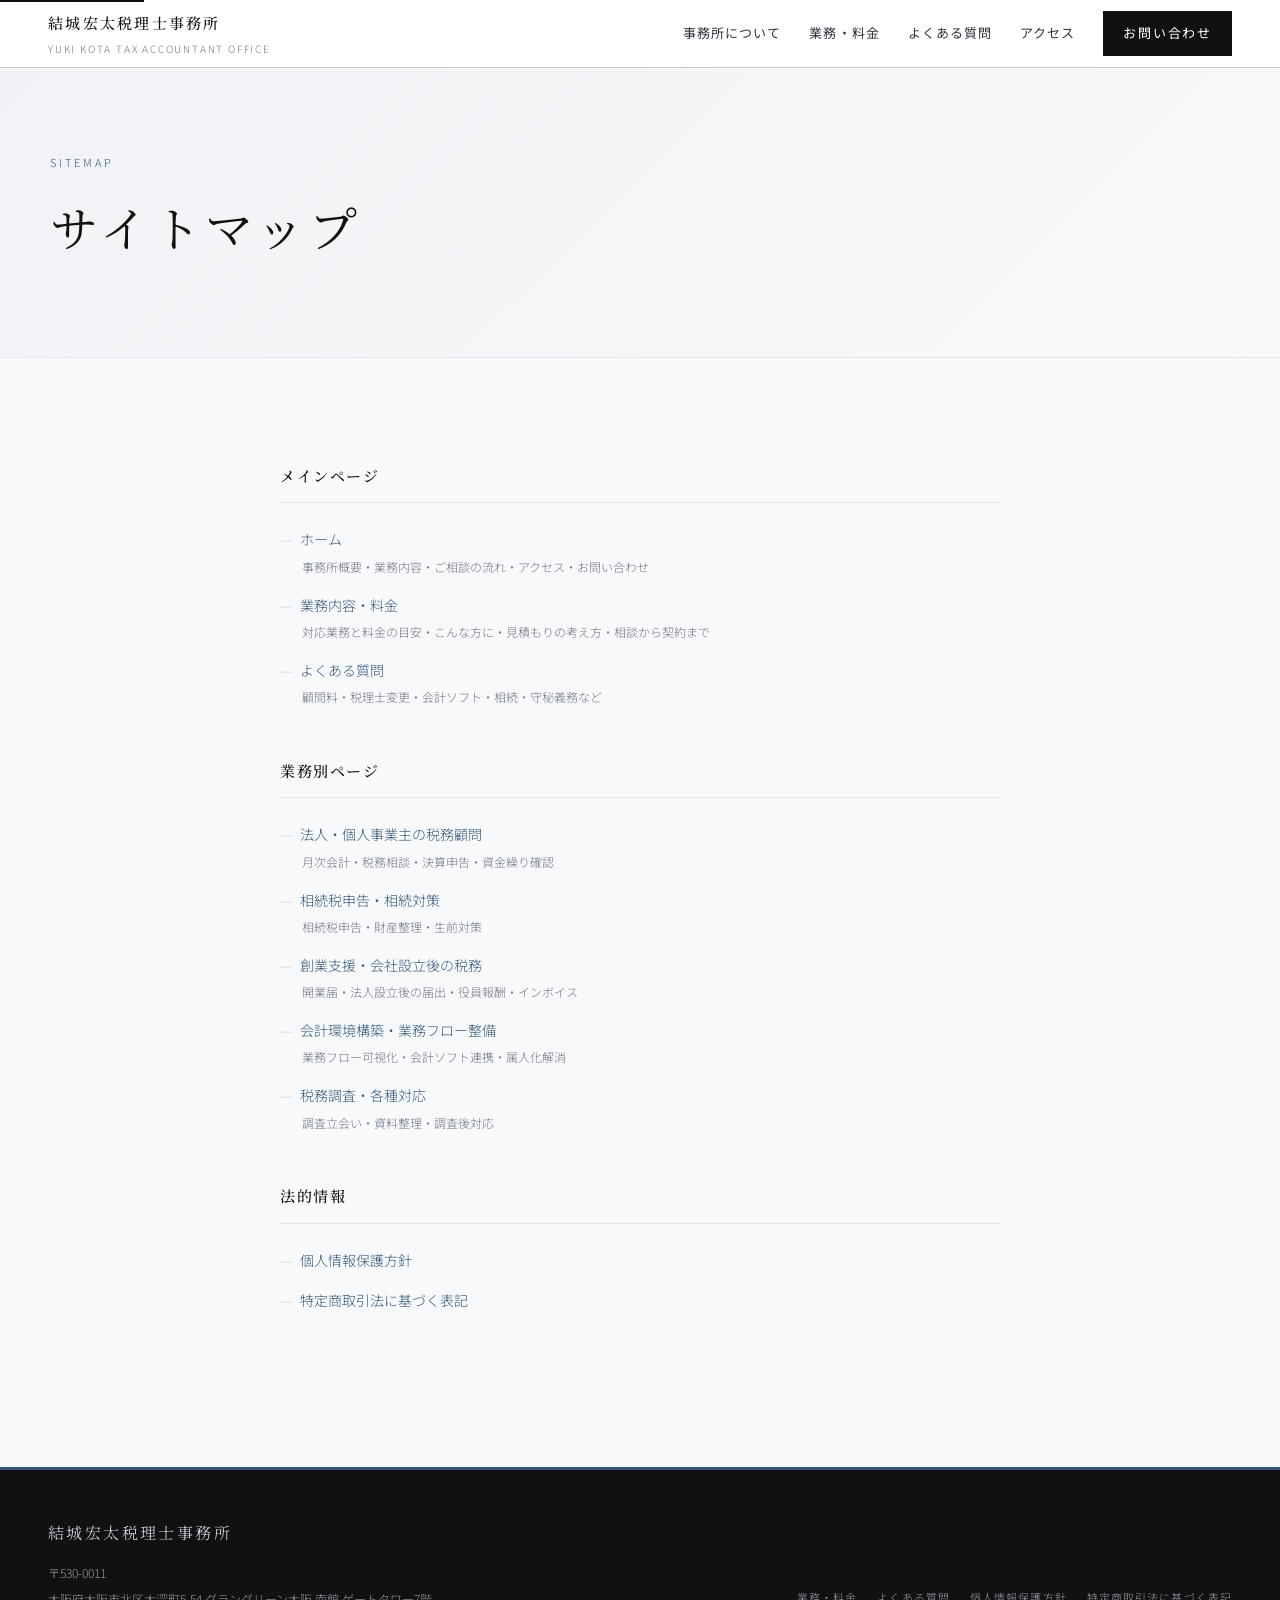
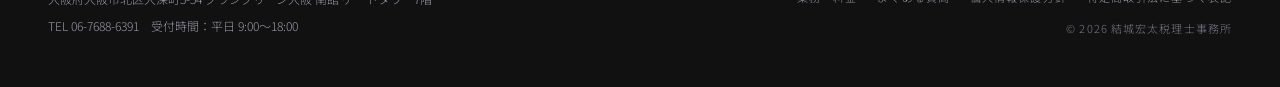
<file: sitemap.html>
<!DOCTYPE html>
<html lang="ja">
<head>
<meta charset="UTF-8">
<meta name="viewport" content="width=device-width, initial-scale=1.0">
<meta name="format-detection" content="telephone=no">
<meta name="theme-color" content="#242b38">
<title>サイトマップ | 結城宏太税理士事務所</title>
<meta name="robots" content="noindex, follow">
<link rel="canonical" href="https://yuki-tax.jp/sitemap">
<link rel="icon" href="/favicon.ico" sizes="any">
<link rel="preconnect" href="https://fonts.googleapis.com">
<link rel="preconnect" href="https://fonts.gstatic.com" crossorigin>
<link href="https://fonts.googleapis.com/css2?family=Noto+Serif+JP:wght@300;400;500;600&family=Noto+Sans+JP:wght@300;400;500;600&display=swap" rel="stylesheet">
<link rel="stylesheet" href="/assets/css/style.css">
<style>
.sitemap-section { margin-bottom: 48px; }
.sitemap-section h2 { font-family: var(--ff-serif); font-size: 15px; font-weight: 500; letter-spacing: .1em; color: var(--ink); border-bottom: 1px solid var(--rule-light); padding-bottom: 12px; margin-bottom: 20px; }
.sitemap-list { list-style: none; display: flex; flex-direction: column; gap: 10px; }
.sitemap-list li a { font-size: 14px; color: var(--accent); text-decoration: none; display: inline-flex; align-items: center; gap: 8px; }
.sitemap-list li a:hover { text-decoration: underline; text-underline-offset: 3px; }
.sitemap-list li a::before { content: "—"; color: var(--rule); }
.sitemap-desc { font-size: 12px; color: var(--ink-muted); margin-top: 2px; padding-left: 22px; }
</style>
</head>
<body>
<a href="#main" class="skip-link">本文へスキップ</a>
<header class="site-header" role="banner">
  <a href="/#top" class="logo-wrap" aria-label="結城宏太税理士事務所 ホームへ">
    <span class="logo-main">結城宏太税理士事務所</span>
    <span class="logo-sub">YUKI KOTA TAX ACCOUNTANT OFFICE</span>
  </a>
  <nav class="global-nav" aria-label="グローバルナビゲーション">
    <a href="/#about">事務所について</a>
    <a href="/services">業務・料金</a>
    <a href="/faq">よくある質問</a>
    <a href="/#access">アクセス</a>
    <a href="/#contact" class="nav-cta">お問い合わせ</a>
  </nav>
  <button class="hamburger" id="hamburger" aria-label="メニューを開く" aria-expanded="false" aria-controls="mobileNav"><span></span><span></span><span></span></button>
</header>
<nav class="mobile-nav" id="mobileNav" aria-label="モバイルナビゲーション">
  <a href="/#about" data-mclose>事務所について</a>
  <a href="/services" data-mclose>業務・料金</a>
  <a href="/faq" data-mclose>よくある質問</a>
  <a href="/#access" data-mclose>アクセス</a>
  <a href="/#contact" data-mclose class="mobile-cta">お問い合わせ（初回30分無料）</a>
</nav>

<main id="main">
<section class="page-hero">
  <div class="section-inner">
    <p class="page-kicker">SITEMAP</p>
    <h1>サイトマップ</h1>
  </div>
</section>

<section>
  <div class="section-inner" style="max-width: 720px;">

    <div class="sitemap-section">
      <h2>メインページ</h2>
      <ul class="sitemap-list">
        <li>
          <a href="/">ホーム</a>
          <p class="sitemap-desc">事務所概要・業務内容・ご相談の流れ・アクセス・お問い合わせ</p>
        </li>
        <li>
          <a href="/services">業務内容・料金</a>
          <p class="sitemap-desc">対応業務と料金の目安・こんな方に・見積もりの考え方・相談から契約まで</p>
        </li>
        <li>
          <a href="/faq">よくある質問</a>
          <p class="sitemap-desc">顧問料・税理士変更・会計ソフト・相続・守秘義務など</p>
        </li>
      </ul>
    </div>

    <div class="sitemap-section">
      <h2>業務別ページ</h2>
      <ul class="sitemap-list">
        <li>
          <a href="/tax-advisory">法人・個人事業主の税務顧問</a>
          <p class="sitemap-desc">月次会計・税務相談・決算申告・資金繰り確認</p>
        </li>
        <li>
          <a href="/inheritance">相続税申告・相続対策</a>
          <p class="sitemap-desc">相続税申告・財産整理・生前対策</p>
        </li>
        <li>
          <a href="/startup">創業支援・会社設立後の税務</a>
          <p class="sitemap-desc">開業届・法人設立後の届出・役員報酬・インボイス</p>
        </li>
        <li>
          <a href="/accounting-dx">会計環境構築・業務フロー整備</a>
          <p class="sitemap-desc">業務フロー可視化・会計ソフト連携・属人化解消</p>
        </li>
        <li>
          <a href="/tax-investigation">税務調査・各種対応</a>
          <p class="sitemap-desc">調査立会い・資料整理・調査後対応</p>
        </li>
      </ul>
    </div>

    <div class="sitemap-section">
      <h2>法的情報</h2>
      <ul class="sitemap-list">
        <li><a href="/privacy">個人情報保護方針</a></li>
        <li><a href="/tokutei">特定商取引法に基づく表記</a></li>
      </ul>
    </div>

  </div>
</section>
</main>

<footer class="site-footer">
  <div>
    <p class="footer-name">結城宏太税理士事務所</p>
    <address class="footer-address">〒530-0011<br>大阪府大阪市北区大深町5-54 グラングリーン大阪 南館 ゲートタワー7階<br>TEL <a href="tel:+81676886391">06-7688-6391</a>　受付時間：平日 9:00〜18:00</address>
  </div>
  <div class="footer-right">
    <nav class="footer-links" aria-label="フッターナビゲーション">
      <a href="/services">業務・料金</a>
      <a href="/faq">よくある質問</a>
      <a href="/privacy">個人情報保護方針</a>
      <a href="/tokutei">特定商取引法に基づく表記</a>
    </nav>
    <p class="footer-copy">© 2026 結城宏太税理士事務所</p>
  </div>
</footer>
<script src="/assets/js/main.js" defer></script>
</body>
</html>
</file>
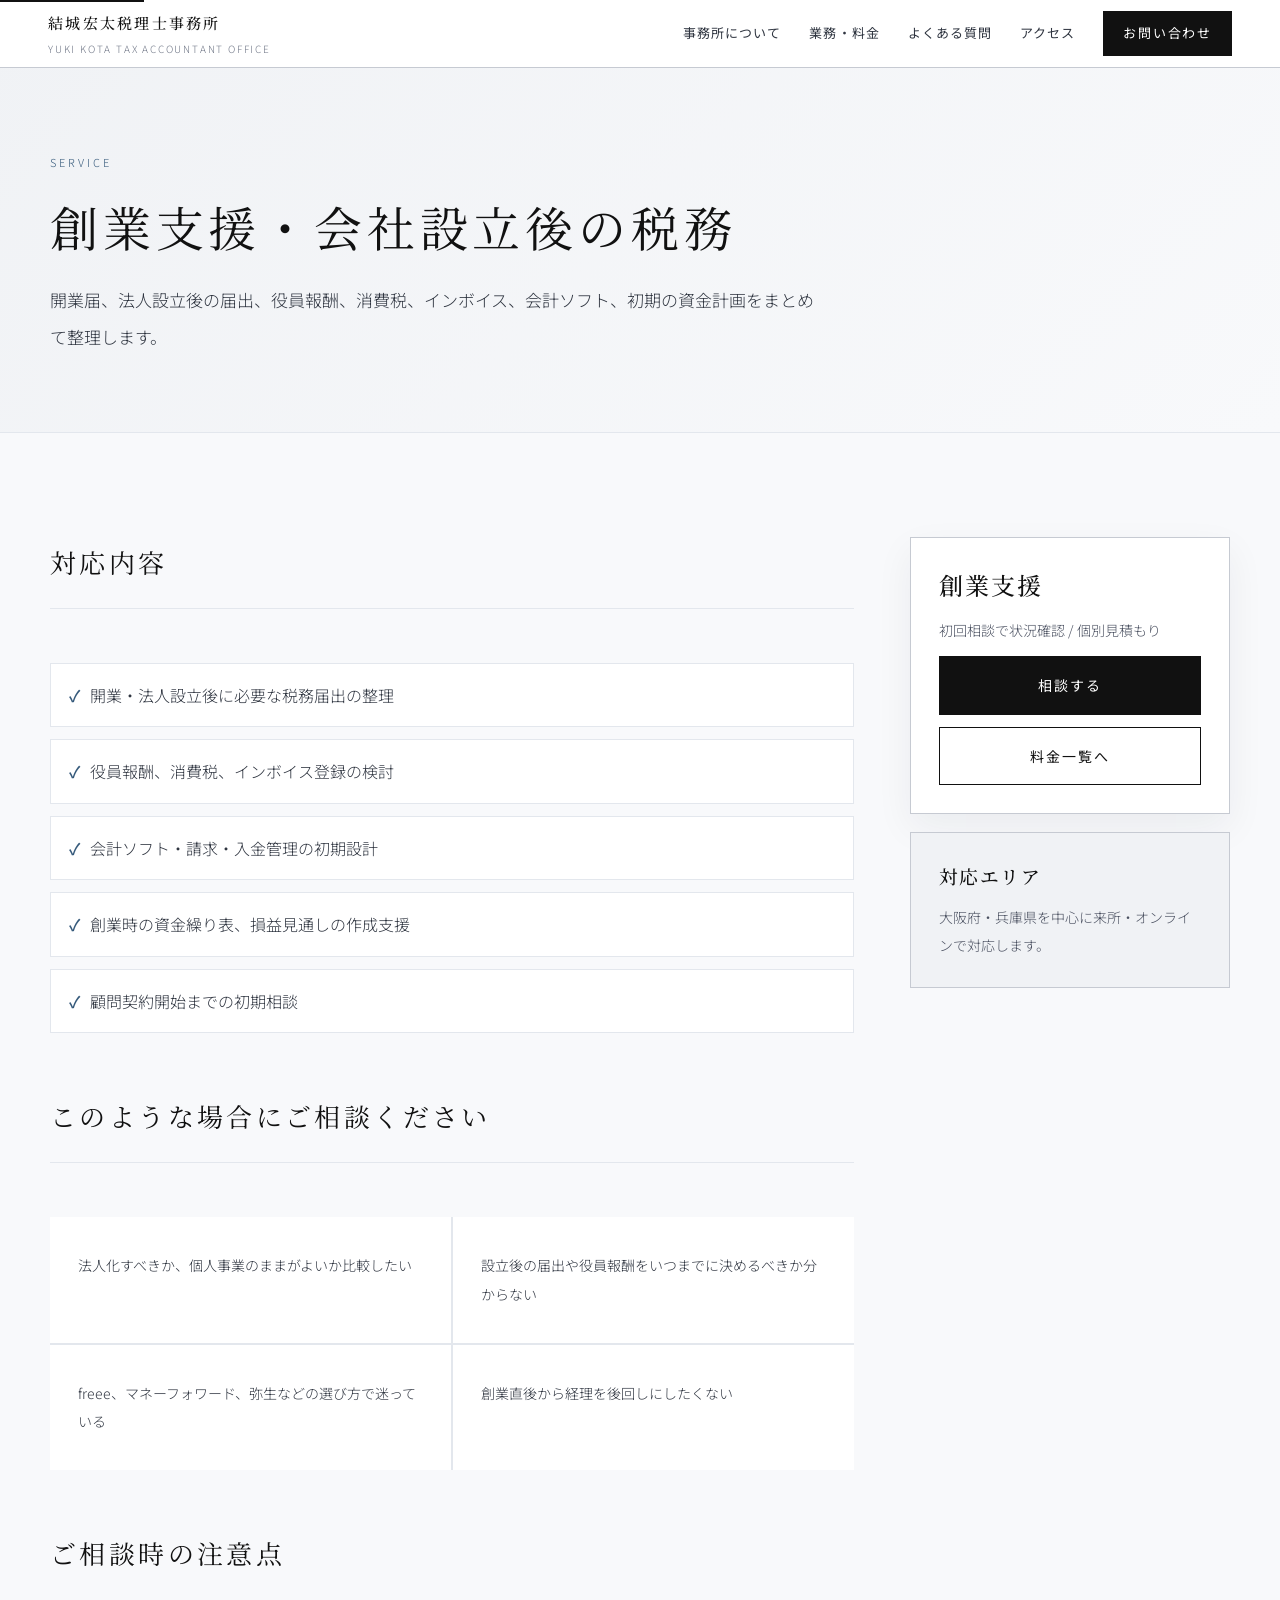
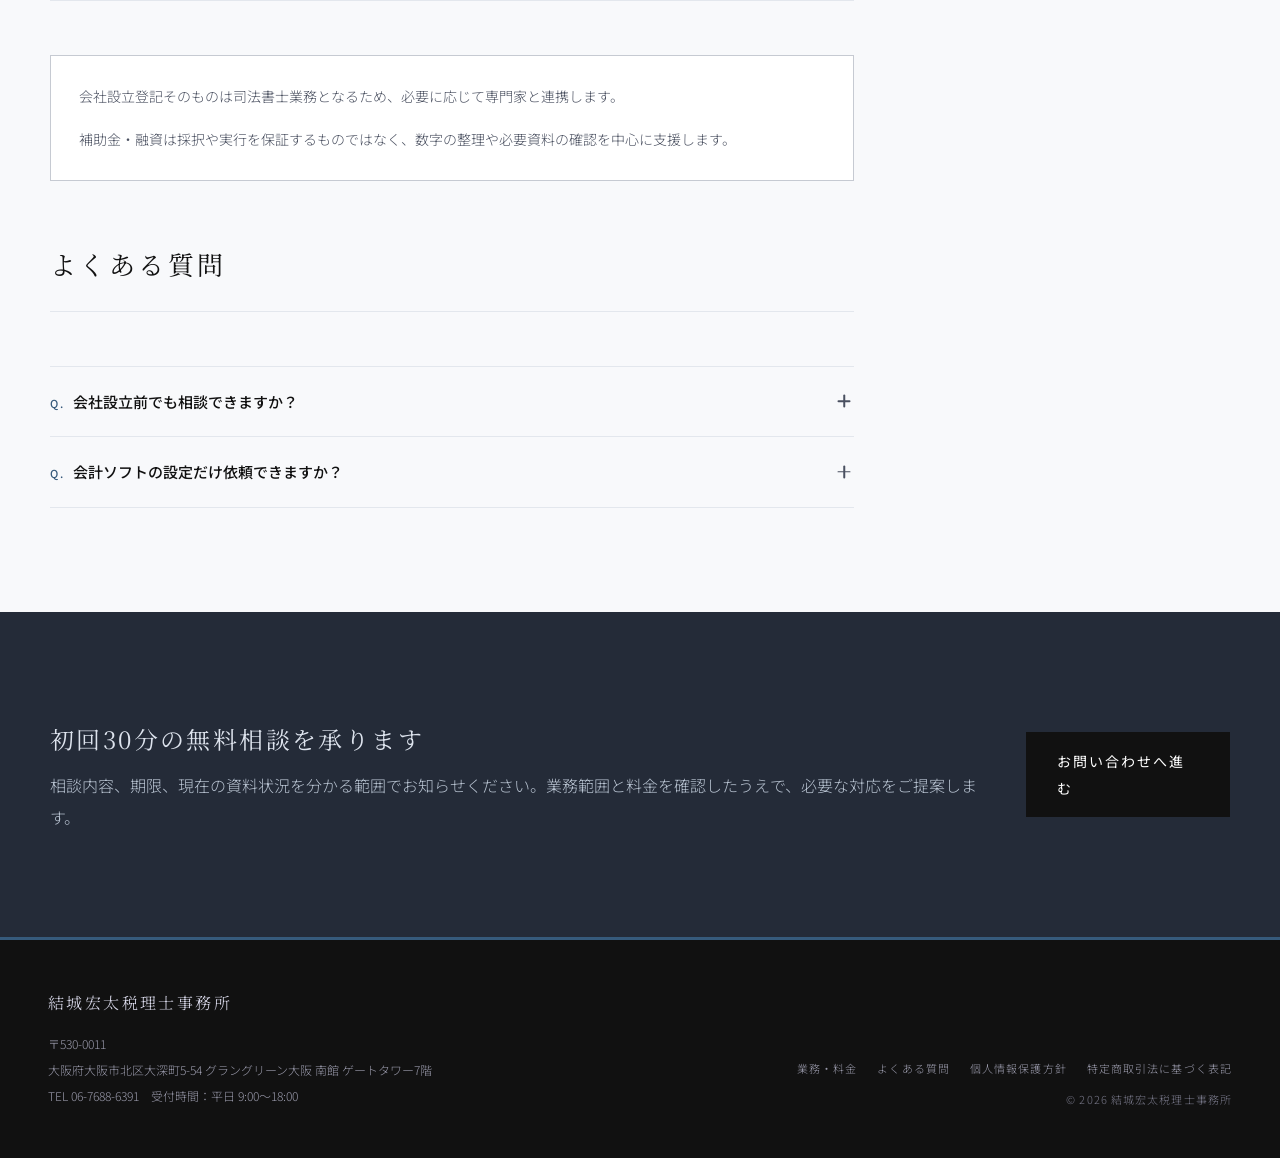
<file: startup.html>
<!DOCTYPE html>
<html lang="ja">
<head>
<meta charset="UTF-8">
<meta name="viewport" content="width=device-width, initial-scale=1.0">
<meta name="format-detection" content="telephone=no">
<meta name="theme-color" content="#242b38">
<title>創業支援・会社設立後の税務 | 結城宏太税理士事務所</title>
<meta name="description" content="大阪・兵庫の創業支援・会社設立後の税務。届出、役員報酬、消費税、インボイス、会計ソフト、資金計画を支援。">
<meta name="robots" content="index, follow, max-snippet:-1, max-image-preview:large, max-video-preview:-1">
<meta name="author" content="結城宏太税理士事務所">
<link rel="canonical" href="https://yuki-tax.jp/startup">
<link rel="icon" href="/favicon.ico" sizes="any">
<link rel="icon" href="/images/icon.svg" type="image/svg+xml">
<link rel="apple-touch-icon" href="/images/apple-touch-icon.png">
<link rel="manifest" href="/site.webmanifest">
<meta property="og:title" content="創業支援・会社設立後の税務 | 結城宏太税理士事務所">
<meta property="og:description" content="大阪・兵庫の創業支援・会社設立後の税務。届出、役員報酬、消費税、インボイス、会計ソフト、資金計画を支援。">
<meta property="og:image" content="https://yuki-tax.jp/images/ogp.jpg">
<meta property="og:image:width" content="1200">
<meta property="og:image:height" content="630">
<meta property="og:image:alt" content="結城宏太税理士事務所">
<meta property="og:url" content="https://yuki-tax.jp/startup">
<meta property="og:type" content="website">
<meta property="og:site_name" content="結城宏太税理士事務所">
<meta property="og:locale" content="ja_JP">
<meta name="twitter:card" content="summary_large_image">
<meta name="twitter:title" content="創業支援・会社設立後の税務 | 結城宏太税理士事務所">
<meta name="twitter:description" content="大阪・兵庫の創業支援・会社設立後の税務。届出、役員報酬、消費税、インボイス、会計ソフト、資金計画を支援。">
<meta name="twitter:image" content="https://yuki-tax.jp/images/ogp.jpg">
<link rel="preconnect" href="https://fonts.googleapis.com">
<link rel="preconnect" href="https://fonts.gstatic.com" crossorigin>
<link rel="preconnect" href="https://www.googletagmanager.com">
<link rel="dns-prefetch" href="https://maps.google.com">
<link rel="dns-prefetch" href="https://formspree.io">

<link href="https://fonts.googleapis.com/css2?family=Noto+Serif+JP:wght@300;400;500;600&family=Noto+Sans+JP:wght@300;400;500;600&display=swap" rel="stylesheet">
<script async src="https://www.googletagmanager.com/gtag/js?id=G-8JLDZXYHXQ"></script>
<script>
  window.dataLayer = window.dataLayer || [];
  function gtag(){dataLayer.push(arguments);}
  gtag('js', new Date());
  gtag('config', 'G-8JLDZXYHXQ');
</script>
<script type="application/ld+json">
{
  "@context": "https://schema.org",
  "@type": [
    "AccountingService",
    "LocalBusiness"
  ],
  "@id": "https://yuki-tax.jp/#organization",
  "name": "結城宏太税理士事務所",
  "alternateName": "YUKI KOTA TAX ACCOUNTANT OFFICE",
  "description": "大阪・梅田を拠点に、大阪府・兵庫県の中小企業、個人事業主、相続の相談に対応する税理士事務所です。税務顧問、相続税申告、創業支援、会計環境構築・業務フロー整備を支援します。",
  "url": "https://yuki-tax.jp/",
  "telephone": "+81676886391",
  "image": "https://yuki-tax.jp/images/ogp.jpg",
  "priceRange": "¥¥",
  "currenciesAccepted": "JPY",
  "paymentAccepted": "銀行振込",
  "address": {
    "@type": "PostalAddress",
    "postalCode": "530-0011",
    "addressRegion": "大阪府",
    "addressLocality": "大阪市北区",
    "streetAddress": "大深町5-54 グラングリーン大阪 南館 ゲートタワー7階",
    "addressCountry": "JP"
  },
  "geo": {
    "@type": "GeoCoordinates",
    "latitude": 34.7024,
    "longitude": 135.497
  },
  "areaServed": [
    {
      "@type": "AdministrativeArea",
      "name": "大阪府"
    },
    {
      "@type": "AdministrativeArea",
      "name": "兵庫県"
    }
  ],
  "openingHoursSpecification": [
    {
      "@type": "OpeningHoursSpecification",
      "dayOfWeek": [
        "Monday",
        "Tuesday",
        "Wednesday",
        "Thursday",
        "Friday"
      ],
      "opens": "09:00",
      "closes": "18:00"
    }
  ],
  "founder": {
    "@type": "Person",
    "name": "結城 宏太",
    "jobTitle": "税理士",
    "identifier": "税理士登録番号 139208",
    "memberOf": {
      "@type": "Organization",
      "name": "近畿税理士会 大淀支部"
    }
  },
  "foundingDate": "2026-04-01",
  "hasOfferCatalog": {
    "@type": "OfferCatalog",
    "name": "税務・会計サービス",
    "itemListElement": [
      {
        "@type": "Offer",
        "itemOffered": {
          "@type": "Service",
          "name": "法人・個人事業主の税務顧問",
          "url": "https://yuki-tax.jp/tax-advisory"
        }
      },
      {
        "@type": "Offer",
        "itemOffered": {
          "@type": "Service",
          "name": "相続税申告・相続対策",
          "url": "https://yuki-tax.jp/inheritance"
        }
      },
      {
        "@type": "Offer",
        "itemOffered": {
          "@type": "Service",
          "name": "創業支援・会社設立後の税務",
          "url": "https://yuki-tax.jp/startup"
        }
      },
      {
        "@type": "Offer",
        "itemOffered": {
          "@type": "Service",
          "name": "会計環境構築・業務フロー整備",
          "url": "https://yuki-tax.jp/accounting-dx"
        }
      },
      {
        "@type": "Offer",
        "itemOffered": {
          "@type": "Service",
          "name": "税務調査・各種対応",
          "url": "https://yuki-tax.jp/tax-investigation"
        }
      }
    ]
  }
}
</script>
<script type="application/ld+json">
{
  "@context": "https://schema.org",
  "@type": "BreadcrumbList",
  "itemListElement": [
    {
      "@type": "ListItem",
      "position": 1,
      "name": "ホーム",
      "item": "https://yuki-tax.jp/"
    },
    {
      "@type": "ListItem",
      "position": 2,
      "name": "業務内容",
      "item": "https://yuki-tax.jp/services"
    },
    {
      "@type": "ListItem",
      "position": 3,
      "name": "創業支援・会社設立後の税務",
      "item": "https://yuki-tax.jp/startup"
    }
  ]
}
</script>
<script type="application/ld+json">
{
  "@context": "https://schema.org",
  "@type": "Service",
  "name": "創業支援・会社設立後の税務",
  "description": "大阪・兵庫の創業支援・会社設立後の税務。届出、役員報酬、消費税、インボイス、会計ソフト、資金計画を支援。",
  "provider": {
    "@id": "https://yuki-tax.jp/#organization"
  },
  "areaServed": [
    {
      "@type": "AdministrativeArea",
      "name": "大阪府"
    },
    {
      "@type": "AdministrativeArea",
      "name": "兵庫県"
    }
  ],
  "url": "https://yuki-tax.jp/startup"
}
</script>
<script type="application/ld+json">
{
  "@context": "https://schema.org",
  "@type": "FAQPage",
  "mainEntity": [
    {
      "@type": "Question",
      "name": "会社設立前でも相談できますか？",
      "acceptedAnswer": {
        "@type": "Answer",
        "text": "可能です。個人事業と法人化の比較、役員報酬、消費税、創業後の経理体制など、設立前に決めるべき事項を整理します。"
      }
    },
    {
      "@type": "Question",
      "name": "会計ソフトの設定だけ依頼できますか？",
      "acceptedAnswer": {
        "@type": "Answer",
        "text": "状況により可能です。顧問契約を前提とする場合と、スポット対応の場合で業務範囲と報酬を分けてご提案します。"
      }
    }
  ]
}
</script>
<link rel="stylesheet" href="/assets/css/style.css">
</head>
<body><a href="#main" class="skip-link">本文へスキップ</a>
<header class="site-header" role="banner">
  <a href="/#top" class="logo-wrap" aria-label="結城宏太税理士事務所 ホームへ">
    <span class="logo-main">結城宏太税理士事務所</span>
    <span class="logo-sub">YUKI KOTA TAX ACCOUNTANT OFFICE</span>
  </a>
  <nav class="global-nav" aria-label="グローバルナビゲーション">
    <a href="/#about">事務所について</a>
    <a href="/services">業務・料金</a>
    <a href="/faq">よくある質問</a>
    <a href="/#access">アクセス</a>
    <a href="/#contact" class="nav-cta">お問い合わせ</a>
  </nav>
  <button class="hamburger" id="hamburger" aria-label="メニューを開く" aria-expanded="false" aria-controls="mobileNav"><span></span><span></span><span></span></button>
</header>
<nav class="mobile-nav" id="mobileNav" aria-label="モバイルナビゲーション">
  <a href="/#about" data-mclose>事務所について</a>
  <a href="/services" data-mclose>業務・料金</a>
  <a href="/faq" data-mclose>よくある質問</a>
  <a href="/#access" data-mclose>アクセス</a>
  <a href="/#contact" data-mclose class="mobile-cta">お問い合わせ（初回30分無料）</a>
</nav><main id="main">
<section class="page-hero"><div class="section-inner"><p class="page-kicker">SERVICE</p><h1>創業支援・会社設立後の税務</h1><p>開業届、法人設立後の届出、役員報酬、消費税、インボイス、会計ソフト、初期の資金計画をまとめて整理します。</p></div></section>
<section><div class="section-inner two-col">
  <div class="main-col">
    <div class="section-header reveal"><div><h2 class="section-title">対応内容</h2></div></div>
    <ul class="check-list reveal"><li>開業・法人設立後に必要な税務届出の整理</li><li>役員報酬、消費税、インボイス登録の検討</li><li>会計ソフト・請求・入金管理の初期設計</li><li>創業時の資金繰り表、損益見通しの作成支援</li><li>顧問契約開始までの初期相談</li></ul>
    <div class="section-header reveal"><div><h2 class="section-title">このような場合にご相談ください</h2></div></div>
    <div class="case-grid reveal"><div class="case-item">法人化すべきか、個人事業のままがよいか比較したい</div><div class="case-item">設立後の届出や役員報酬をいつまでに決めるべきか分からない</div><div class="case-item">freee、マネーフォワード、弥生などの選び方で迷っている</div><div class="case-item">創業直後から経理を後回しにしたくない</div></div>
    <div class="section-header reveal"><div><h2 class="section-title">ご相談時の注意点</h2></div></div>
    <div class="note-box reveal"><p>会社設立登記そのものは司法書士業務となるため、必要に応じて専門家と連携します。</p><p>補助金・融資は採択や実行を保証するものではなく、数字の整理や必要資料の確認を中心に支援します。</p></div>
    <div class="section-header reveal"><div><h2 class="section-title">よくある質問</h2></div></div>
    <div class="faq-list reveal"><details class="faq-item"><summary class="faq-q"><span class="faq-q-main"><span class="faq-q-prefix">Q.</span><span class="faq-q-text">会社設立前でも相談できますか？</span></span><span class="faq-icon" aria-hidden="true"></span></summary><p class="faq-a">可能です。個人事業と法人化の比較、役員報酬、消費税、創業後の経理体制など、設立前に決めるべき事項を整理します。</p></details><details class="faq-item"><summary class="faq-q"><span class="faq-q-main"><span class="faq-q-prefix">Q.</span><span class="faq-q-text">会計ソフトの設定だけ依頼できますか？</span></span><span class="faq-icon" aria-hidden="true"></span></summary><p class="faq-a">状況により可能です。顧問契約を前提とする場合と、スポット対応の場合で業務範囲と報酬を分けてご提案します。</p></details></div>
  </div>
  <aside class="side-col reveal"><div class="side-card"><h2>創業支援</h2><p>初回相談で状況確認 / 個別見積もり</p><a class="btn-primary full" href="/#contact">相談する</a><a class="btn-secondary dark full" href="/services#scope">料金一覧へ</a></div><div class="side-card subtle"><h3>対応エリア</h3><p>大阪府・兵庫県を中心に来所・オンラインで対応します。</p></div></aside>
</div></section>
<section class="cta-band"><div class="section-inner cta-inner"><div><h2>初回30分の無料相談を承ります</h2><p>相談内容、期限、現在の資料状況を分かる範囲でお知らせください。業務範囲と料金を確認したうえで、必要な対応をご提案します。</p></div><a class="btn-primary" href="/#contact">お問い合わせへ進む</a></div></section>
</main><div class="sticky-cta" aria-label="固定お問い合わせ導線">
  <a href="tel:+81676886391" class="sticky-tel" data-track="tel">電話</a>
  <a href="/#contact" class="sticky-form">無料相談</a>
</div>
<button class="to-top" id="toTop" type="button" aria-label="ページトップへ戻る"><svg viewBox="0 0 24 24" aria-hidden="true"><polyline points="6 15 12 9 18 15"></polyline></svg></button>
<footer class="site-footer">
  <div>
    <p class="footer-name">結城宏太税理士事務所</p>
    <address class="footer-address">〒530-0011<br>大阪府大阪市北区大深町5-54 グラングリーン大阪 南館 ゲートタワー7階<br>TEL <a href="tel:+81676886391" data-track="tel">06-7688-6391</a>　受付時間：平日 9:00〜18:00</address>
  </div>
  <div class="footer-right">
    <nav class="footer-links" aria-label="フッターナビゲーション">
      <a href="/services">業務・料金</a>
      <a href="/faq">よくある質問</a>
      <a href="/privacy">個人情報保護方針</a>
      <a href="/tokutei">特定商取引法に基づく表記</a>
    </nav>
    <p class="footer-copy">© 2026 結城宏太税理士事務所</p>
  </div>
</footer>
<script src="/assets/js/main.js" defer></script></body></html>
</file>
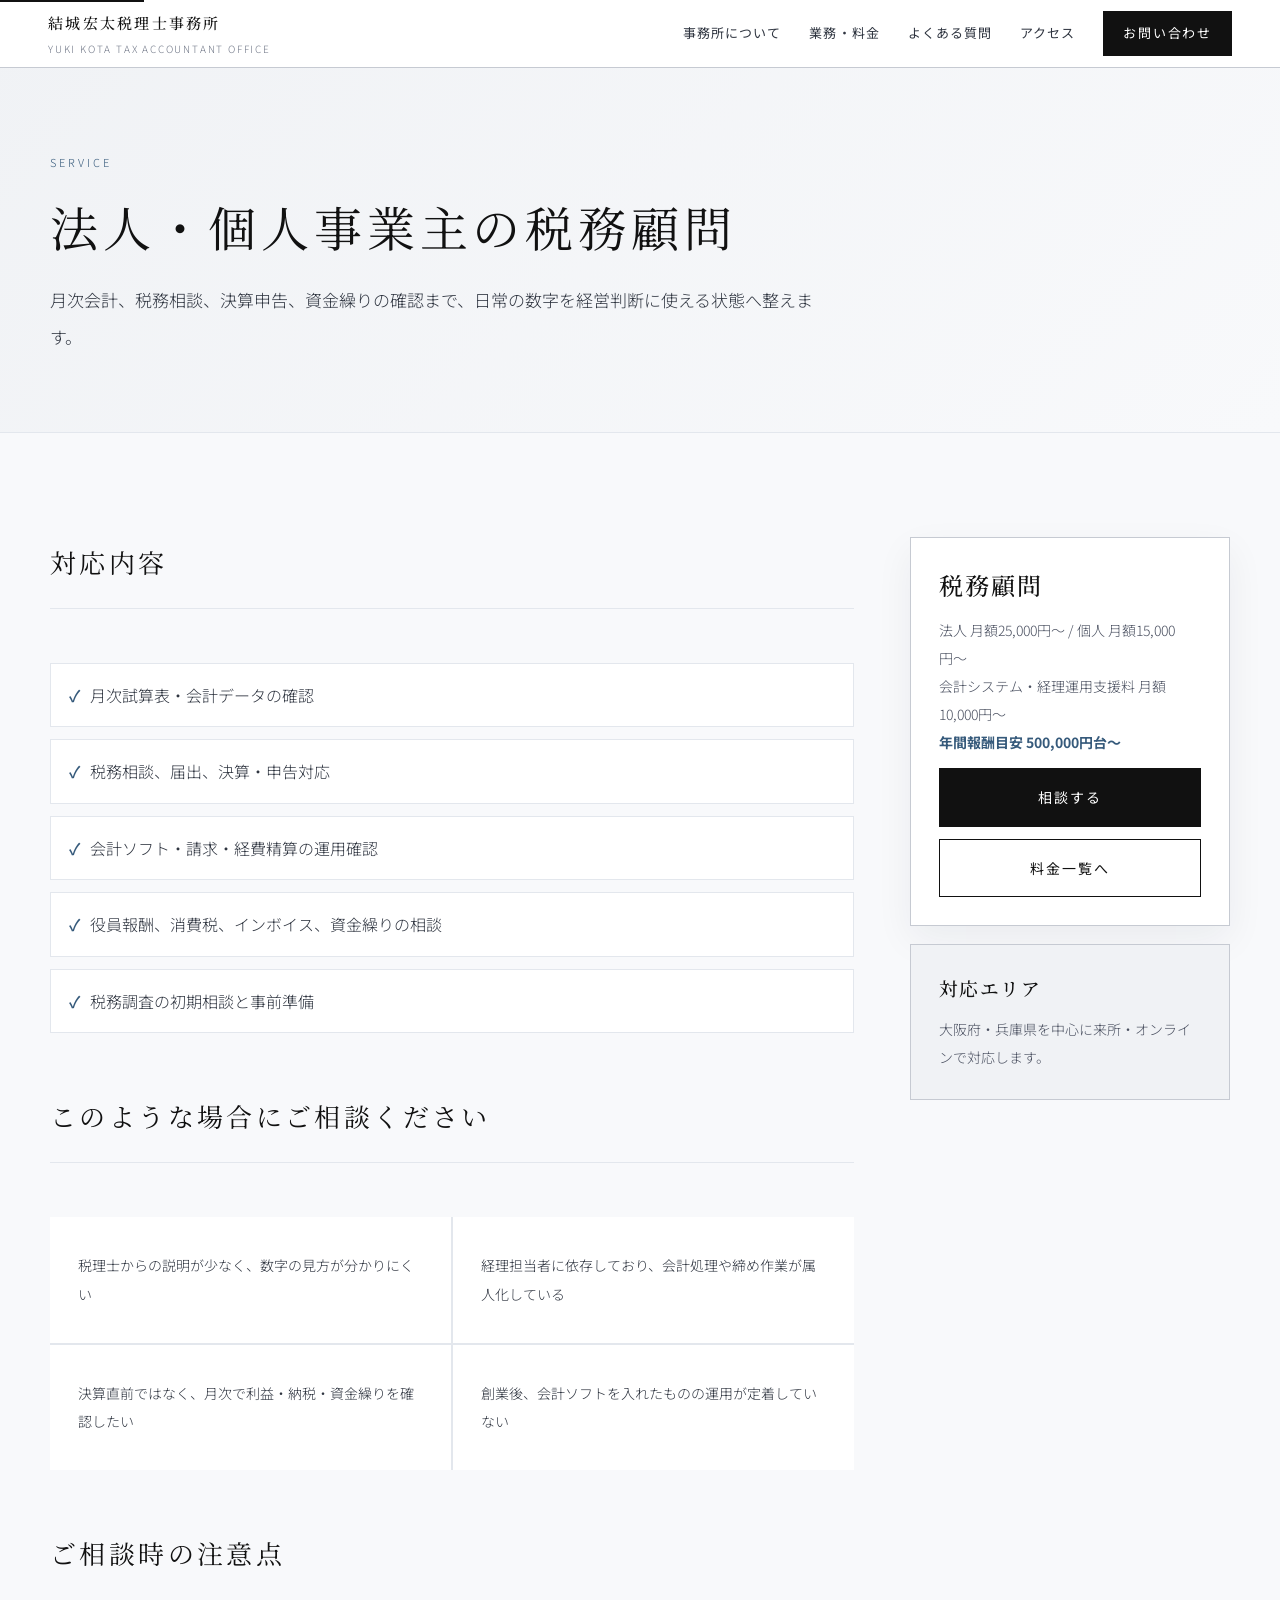
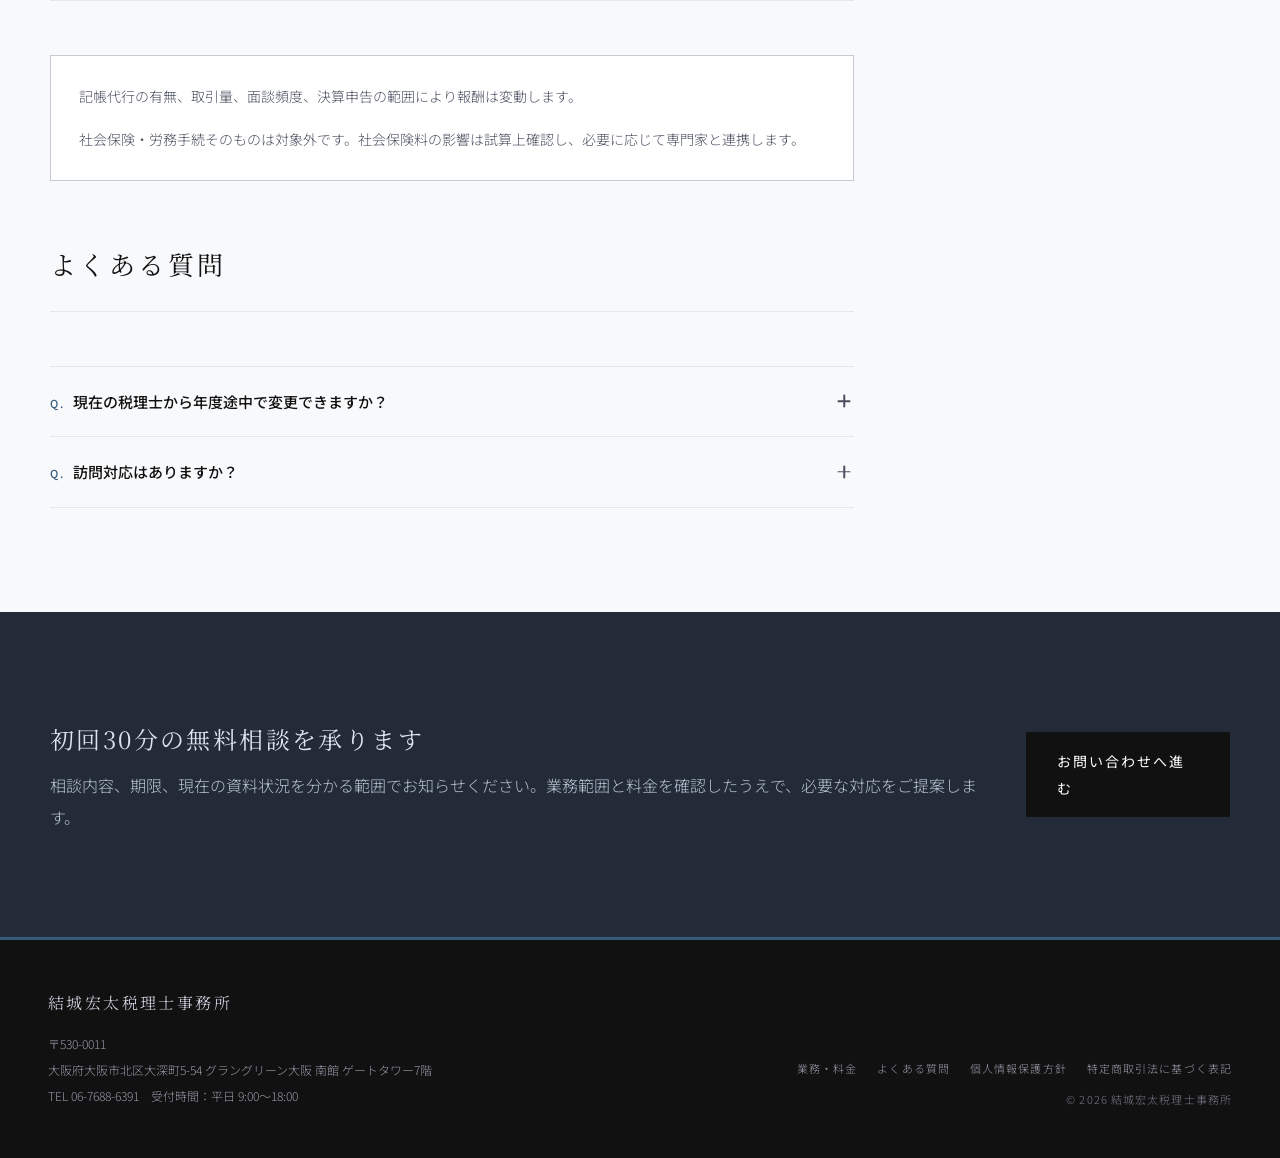
<file: tax-advisory.html>
<!DOCTYPE html>
<html lang="ja">
<head>
<meta charset="UTF-8">
<meta name="viewport" content="width=device-width, initial-scale=1.0">
<meta name="format-detection" content="telephone=no">
<meta name="theme-color" content="#242b38">
<title>法人・個人事業主の税務顧問 | 結城宏太税理士事務所</title>
<meta name="description" content="大阪・兵庫の法人・個人事業主向け税務顧問。月次会計、税務相談、決算申告、会計ソフト運用、資金繰り確認まで対応。">
<meta name="robots" content="index, follow, max-snippet:-1, max-image-preview:large, max-video-preview:-1">
<meta name="author" content="結城宏太税理士事務所">
<link rel="canonical" href="https://yuki-tax.jp/tax-advisory">
<link rel="icon" href="/favicon.ico" sizes="any">
<link rel="icon" href="/images/icon.svg" type="image/svg+xml">
<link rel="apple-touch-icon" href="/images/apple-touch-icon.png">
<link rel="manifest" href="/site.webmanifest">
<meta property="og:title" content="法人・個人事業主の税務顧問 | 結城宏太税理士事務所">
<meta property="og:description" content="大阪・兵庫の法人・個人事業主向け税務顧問。月次会計、税務相談、決算申告、会計ソフト運用、資金繰り確認まで対応。">
<meta property="og:image" content="https://yuki-tax.jp/images/ogp.jpg">
<meta property="og:image:width" content="1200">
<meta property="og:image:height" content="630">
<meta property="og:image:alt" content="結城宏太税理士事務所">
<meta property="og:url" content="https://yuki-tax.jp/tax-advisory">
<meta property="og:type" content="website">
<meta property="og:site_name" content="結城宏太税理士事務所">
<meta property="og:locale" content="ja_JP">
<meta name="twitter:card" content="summary_large_image">
<meta name="twitter:title" content="法人・個人事業主の税務顧問 | 結城宏太税理士事務所">
<meta name="twitter:description" content="大阪・兵庫の法人・個人事業主向け税務顧問。月次会計、税務相談、決算申告、会計ソフト運用、資金繰り確認まで対応。">
<meta name="twitter:image" content="https://yuki-tax.jp/images/ogp.jpg">
<link rel="preconnect" href="https://fonts.googleapis.com">
<link rel="preconnect" href="https://fonts.gstatic.com" crossorigin>
<link rel="preconnect" href="https://www.googletagmanager.com">
<link rel="dns-prefetch" href="https://maps.google.com">
<link rel="dns-prefetch" href="https://formspree.io">

<link href="https://fonts.googleapis.com/css2?family=Noto+Serif+JP:wght@300;400;500;600&family=Noto+Sans+JP:wght@300;400;500;600&display=swap" rel="stylesheet">
<script async src="https://www.googletagmanager.com/gtag/js?id=G-8JLDZXYHXQ"></script>
<script>
  window.dataLayer = window.dataLayer || [];
  function gtag(){dataLayer.push(arguments);}
  gtag('js', new Date());
  gtag('config', 'G-8JLDZXYHXQ');
</script>
<script type="application/ld+json">
{
  "@context": "https://schema.org",
  "@type": [
    "AccountingService",
    "LocalBusiness"
  ],
  "@id": "https://yuki-tax.jp/#organization",
  "name": "結城宏太税理士事務所",
  "alternateName": "YUKI KOTA TAX ACCOUNTANT OFFICE",
  "description": "大阪・梅田を拠点に、大阪府・兵庫県の中小企業、個人事業主、相続の相談に対応する税理士事務所です。税務顧問、相続税申告、創業支援、会計環境構築・業務フロー整備を支援します。",
  "url": "https://yuki-tax.jp/",
  "telephone": "+81676886391",
  "image": "https://yuki-tax.jp/images/ogp.jpg",
  "priceRange": "¥¥",
  "currenciesAccepted": "JPY",
  "paymentAccepted": "銀行振込",
  "address": {
    "@type": "PostalAddress",
    "postalCode": "530-0011",
    "addressRegion": "大阪府",
    "addressLocality": "大阪市北区",
    "streetAddress": "大深町5-54 グラングリーン大阪 南館 ゲートタワー7階",
    "addressCountry": "JP"
  },
  "geo": {
    "@type": "GeoCoordinates",
    "latitude": 34.7024,
    "longitude": 135.497
  },
  "areaServed": [
    {
      "@type": "AdministrativeArea",
      "name": "大阪府"
    },
    {
      "@type": "AdministrativeArea",
      "name": "兵庫県"
    }
  ],
  "openingHoursSpecification": [
    {
      "@type": "OpeningHoursSpecification",
      "dayOfWeek": [
        "Monday",
        "Tuesday",
        "Wednesday",
        "Thursday",
        "Friday"
      ],
      "opens": "09:00",
      "closes": "18:00"
    }
  ],
  "founder": {
    "@type": "Person",
    "name": "結城 宏太",
    "jobTitle": "税理士",
    "identifier": "税理士登録番号 139208",
    "memberOf": {
      "@type": "Organization",
      "name": "近畿税理士会 大淀支部"
    }
  },
  "foundingDate": "2026-04-01",
  "hasOfferCatalog": {
    "@type": "OfferCatalog",
    "name": "税務・会計サービス",
    "itemListElement": [
      {
        "@type": "Offer",
        "itemOffered": {
          "@type": "Service",
          "name": "法人・個人事業主の税務顧問",
          "url": "https://yuki-tax.jp/tax-advisory"
        }
      },
      {
        "@type": "Offer",
        "itemOffered": {
          "@type": "Service",
          "name": "相続税申告・相続対策",
          "url": "https://yuki-tax.jp/inheritance"
        }
      },
      {
        "@type": "Offer",
        "itemOffered": {
          "@type": "Service",
          "name": "創業支援・会社設立後の税務",
          "url": "https://yuki-tax.jp/startup"
        }
      },
      {
        "@type": "Offer",
        "itemOffered": {
          "@type": "Service",
          "name": "会計環境構築・業務フロー整備",
          "url": "https://yuki-tax.jp/accounting-dx"
        }
      },
      {
        "@type": "Offer",
        "itemOffered": {
          "@type": "Service",
          "name": "税務調査・各種対応",
          "url": "https://yuki-tax.jp/tax-investigation"
        }
      }
    ]
  }
}
</script>
<script type="application/ld+json">
{
  "@context": "https://schema.org",
  "@type": "BreadcrumbList",
  "itemListElement": [
    {
      "@type": "ListItem",
      "position": 1,
      "name": "ホーム",
      "item": "https://yuki-tax.jp/"
    },
    {
      "@type": "ListItem",
      "position": 2,
      "name": "業務内容",
      "item": "https://yuki-tax.jp/services"
    },
    {
      "@type": "ListItem",
      "position": 3,
      "name": "法人・個人事業主の税務顧問",
      "item": "https://yuki-tax.jp/tax-advisory"
    }
  ]
}
</script>
<script type="application/ld+json">
{
  "@context": "https://schema.org",
  "@type": "Service",
  "name": "法人・個人事業主の税務顧問",
  "description": "大阪・兵庫の法人・個人事業主向け税務顧問。月次会計、税務相談、決算申告、会計ソフト運用、資金繰り確認まで対応。",
  "provider": {
    "@id": "https://yuki-tax.jp/#organization"
  },
  "areaServed": [
    {
      "@type": "AdministrativeArea",
      "name": "大阪府"
    },
    {
      "@type": "AdministrativeArea",
      "name": "兵庫県"
    }
  ],
  "url": "https://yuki-tax.jp/tax-advisory"
}
</script>
<script type="application/ld+json">
{
  "@context": "https://schema.org",
  "@type": "FAQPage",
  "mainEntity": [
    {
      "@type": "Question",
      "name": "現在の税理士から年度途中で変更できますか？",
      "acceptedAnswer": {
        "@type": "Answer",
        "text": "可能です。決算期末での切り替えが最もスムーズですが、年度途中でも会計データ、申告書、届出、総勘定元帳などを確認したうえで進められる場合があります。"
      }
    },
    {
      "@type": "Question",
      "name": "訪問対応はありますか？",
      "acceptedAnswer": {
        "@type": "Answer",
        "text": "大阪府・兵庫県を中心に対応します。オンライン面談を併用することで、移動時間と費用を抑えた運用も可能です。"
      }
    }
  ]
}
</script>
<link rel="stylesheet" href="/assets/css/style.css">
</head>
<body><a href="#main" class="skip-link">本文へスキップ</a>
<header class="site-header" role="banner">
  <a href="/#top" class="logo-wrap" aria-label="結城宏太税理士事務所 ホームへ">
    <span class="logo-main">結城宏太税理士事務所</span>
    <span class="logo-sub">YUKI KOTA TAX ACCOUNTANT OFFICE</span>
  </a>
  <nav class="global-nav" aria-label="グローバルナビゲーション">
    <a href="/#about">事務所について</a>
    <a href="/services">業務・料金</a>
    <a href="/faq">よくある質問</a>
    <a href="/#access">アクセス</a>
    <a href="/#contact" class="nav-cta">お問い合わせ</a>
  </nav>
  <button class="hamburger" id="hamburger" aria-label="メニューを開く" aria-expanded="false" aria-controls="mobileNav"><span></span><span></span><span></span></button>
</header>
<nav class="mobile-nav" id="mobileNav" aria-label="モバイルナビゲーション">
  <a href="/#about" data-mclose>事務所について</a>
  <a href="/services" data-mclose>業務・料金</a>
  <a href="/faq" data-mclose>よくある質問</a>
  <a href="/#access" data-mclose>アクセス</a>
  <a href="/#contact" data-mclose class="mobile-cta">お問い合わせ（初回30分無料）</a>
</nav><main id="main">
<section class="page-hero"><div class="section-inner"><p class="page-kicker">SERVICE</p><h1>法人・個人事業主の税務顧問</h1><p>月次会計、税務相談、決算申告、資金繰りの確認まで、日常の数字を経営判断に使える状態へ整えます。</p></div></section>
<section><div class="section-inner two-col">
  <div class="main-col">
    <div class="section-header reveal"><div><h2 class="section-title">対応内容</h2></div></div>
    <ul class="check-list reveal"><li>月次試算表・会計データの確認</li><li>税務相談、届出、決算・申告対応</li><li>会計ソフト・請求・経費精算の運用確認</li><li>役員報酬、消費税、インボイス、資金繰りの相談</li><li>税務調査の初期相談と事前準備</li></ul>
    <div class="section-header reveal"><div><h2 class="section-title">このような場合にご相談ください</h2></div></div>
    <div class="case-grid reveal"><div class="case-item">税理士からの説明が少なく、数字の見方が分かりにくい</div><div class="case-item">経理担当者に依存しており、会計処理や締め作業が属人化している</div><div class="case-item">決算直前ではなく、月次で利益・納税・資金繰りを確認したい</div><div class="case-item">創業後、会計ソフトを入れたものの運用が定着していない</div></div>
    <div class="section-header reveal"><div><h2 class="section-title">ご相談時の注意点</h2></div></div>
    <div class="note-box reveal"><p>記帳代行の有無、取引量、面談頻度、決算申告の範囲により報酬は変動します。</p><p>社会保険・労務手続そのものは対象外です。社会保険料の影響は試算上確認し、必要に応じて専門家と連携します。</p></div>
    <div class="section-header reveal"><div><h2 class="section-title">よくある質問</h2></div></div>
    <div class="faq-list reveal"><details class="faq-item"><summary class="faq-q"><span class="faq-q-main"><span class="faq-q-prefix">Q.</span><span class="faq-q-text">現在の税理士から年度途中で変更できますか？</span></span><span class="faq-icon" aria-hidden="true"></span></summary><p class="faq-a">可能です。決算期末での切り替えが最もスムーズですが、年度途中でも会計データ、申告書、届出、総勘定元帳などを確認したうえで進められる場合があります。</p></details><details class="faq-item"><summary class="faq-q"><span class="faq-q-main"><span class="faq-q-prefix">Q.</span><span class="faq-q-text">訪問対応はありますか？</span></span><span class="faq-icon" aria-hidden="true"></span></summary><p class="faq-a">大阪府・兵庫県を中心に対応します。オンライン面談を併用することで、移動時間と費用を抑えた運用も可能です。</p></details></div>
  </div>
  <aside class="side-col reveal"><div class="side-card"><h2>税務顧問</h2><p>法人 月額25,000円〜 / 個人 月額15,000円〜<br>会計システム・経理運用支援料 月額10,000円〜<br><strong style="color:var(--accent)">年間報酬目安 500,000円台〜</strong></p><a class="btn-primary full" href="/#contact">相談する</a><a class="btn-secondary dark full" href="/services#scope">料金一覧へ</a></div><div class="side-card subtle"><h3>対応エリア</h3><p>大阪府・兵庫県を中心に来所・オンラインで対応します。</p></div></aside>
</div></section>
<section class="cta-band"><div class="section-inner cta-inner"><div><h2>初回30分の無料相談を承ります</h2><p>相談内容、期限、現在の資料状況を分かる範囲でお知らせください。業務範囲と料金を確認したうえで、必要な対応をご提案します。</p></div><a class="btn-primary" href="/#contact">お問い合わせへ進む</a></div></section>
</main><div class="sticky-cta" aria-label="固定お問い合わせ導線">
  <a href="tel:+81676886391" class="sticky-tel" data-track="tel">電話</a>
  <a href="/#contact" class="sticky-form">無料相談</a>
</div>
<button class="to-top" id="toTop" type="button" aria-label="ページトップへ戻る"><svg viewBox="0 0 24 24" aria-hidden="true"><polyline points="6 15 12 9 18 15"></polyline></svg></button>
<footer class="site-footer">
  <div>
    <p class="footer-name">結城宏太税理士事務所</p>
    <address class="footer-address">〒530-0011<br>大阪府大阪市北区大深町5-54 グラングリーン大阪 南館 ゲートタワー7階<br>TEL <a href="tel:+81676886391" data-track="tel">06-7688-6391</a>　受付時間：平日 9:00〜18:00</address>
  </div>
  <div class="footer-right">
    <nav class="footer-links" aria-label="フッターナビゲーション">
      <a href="/services">業務・料金</a>
      <a href="/faq">よくある質問</a>
      <a href="/privacy">個人情報保護方針</a>
      <a href="/tokutei">特定商取引法に基づく表記</a>
    </nav>
    <p class="footer-copy">© 2026 結城宏太税理士事務所</p>
  </div>
</footer>
<script src="/assets/js/main.js" defer></script></body></html>
</file>
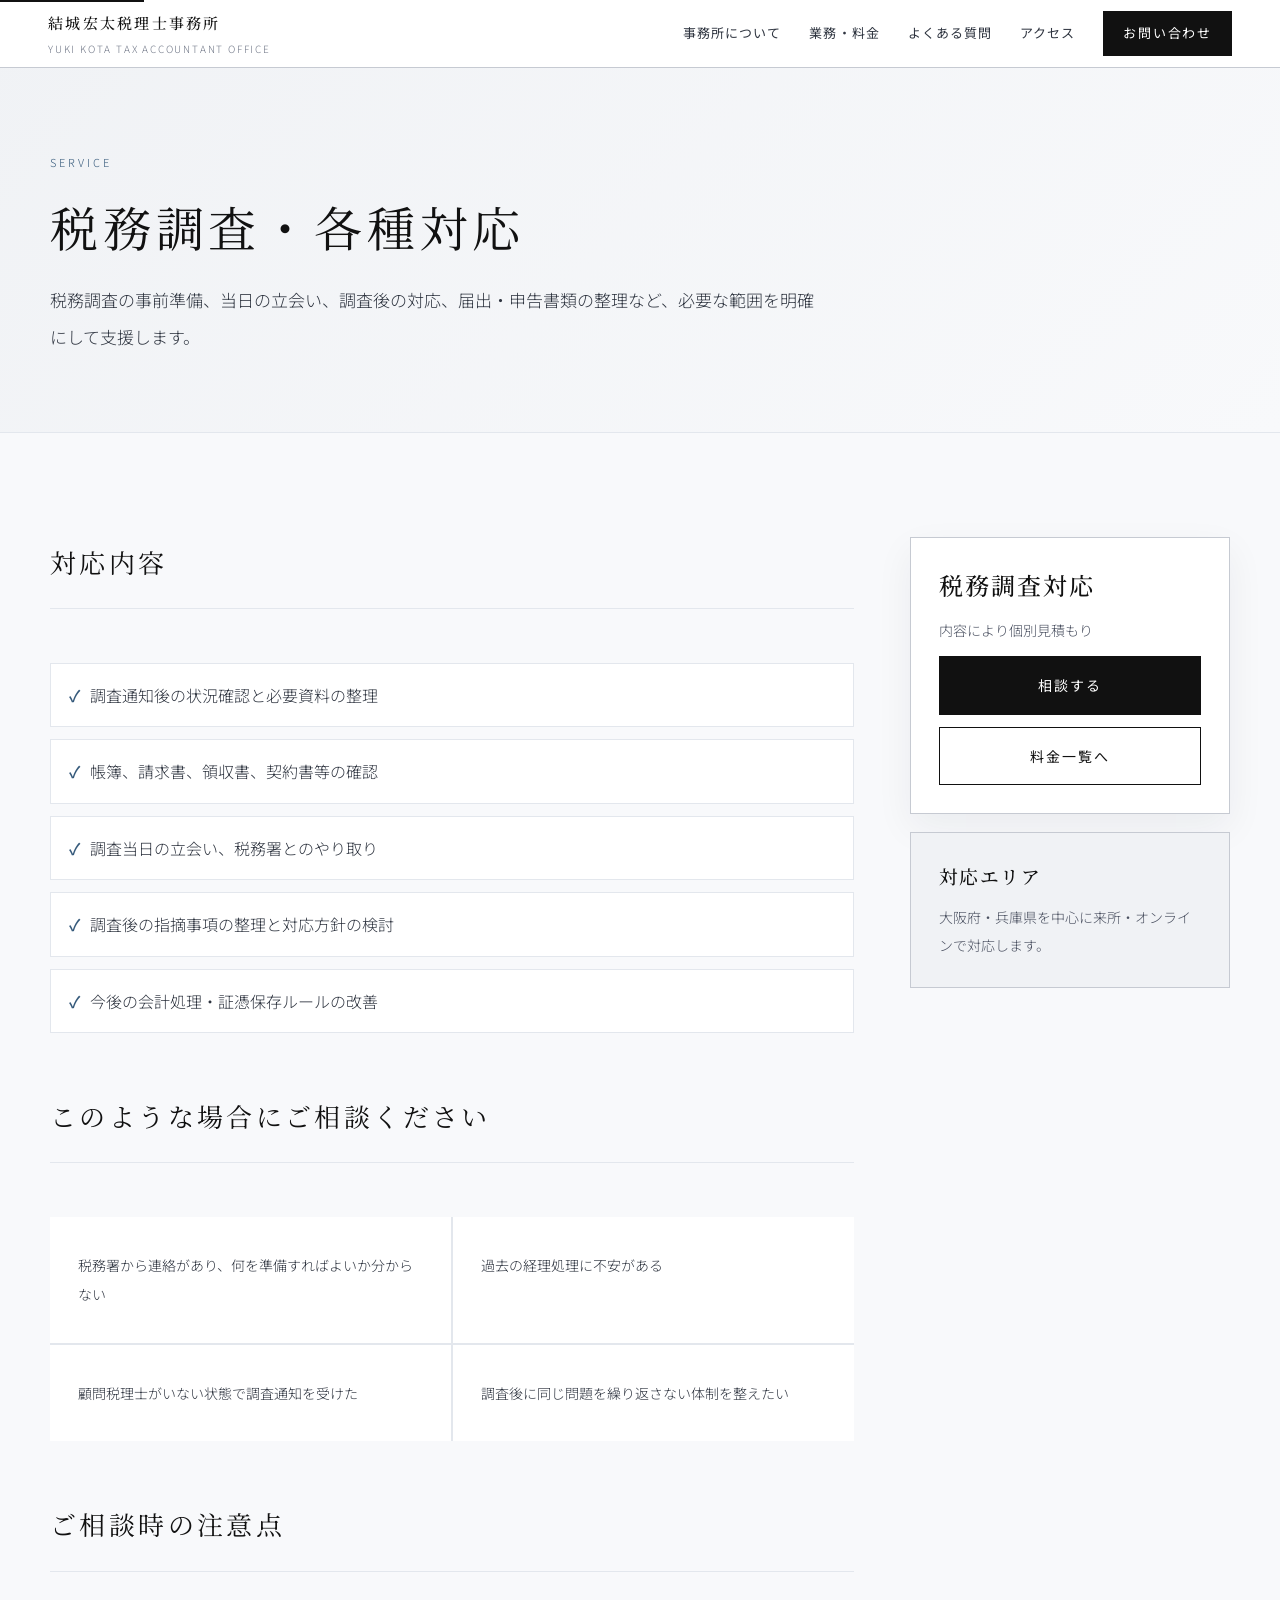
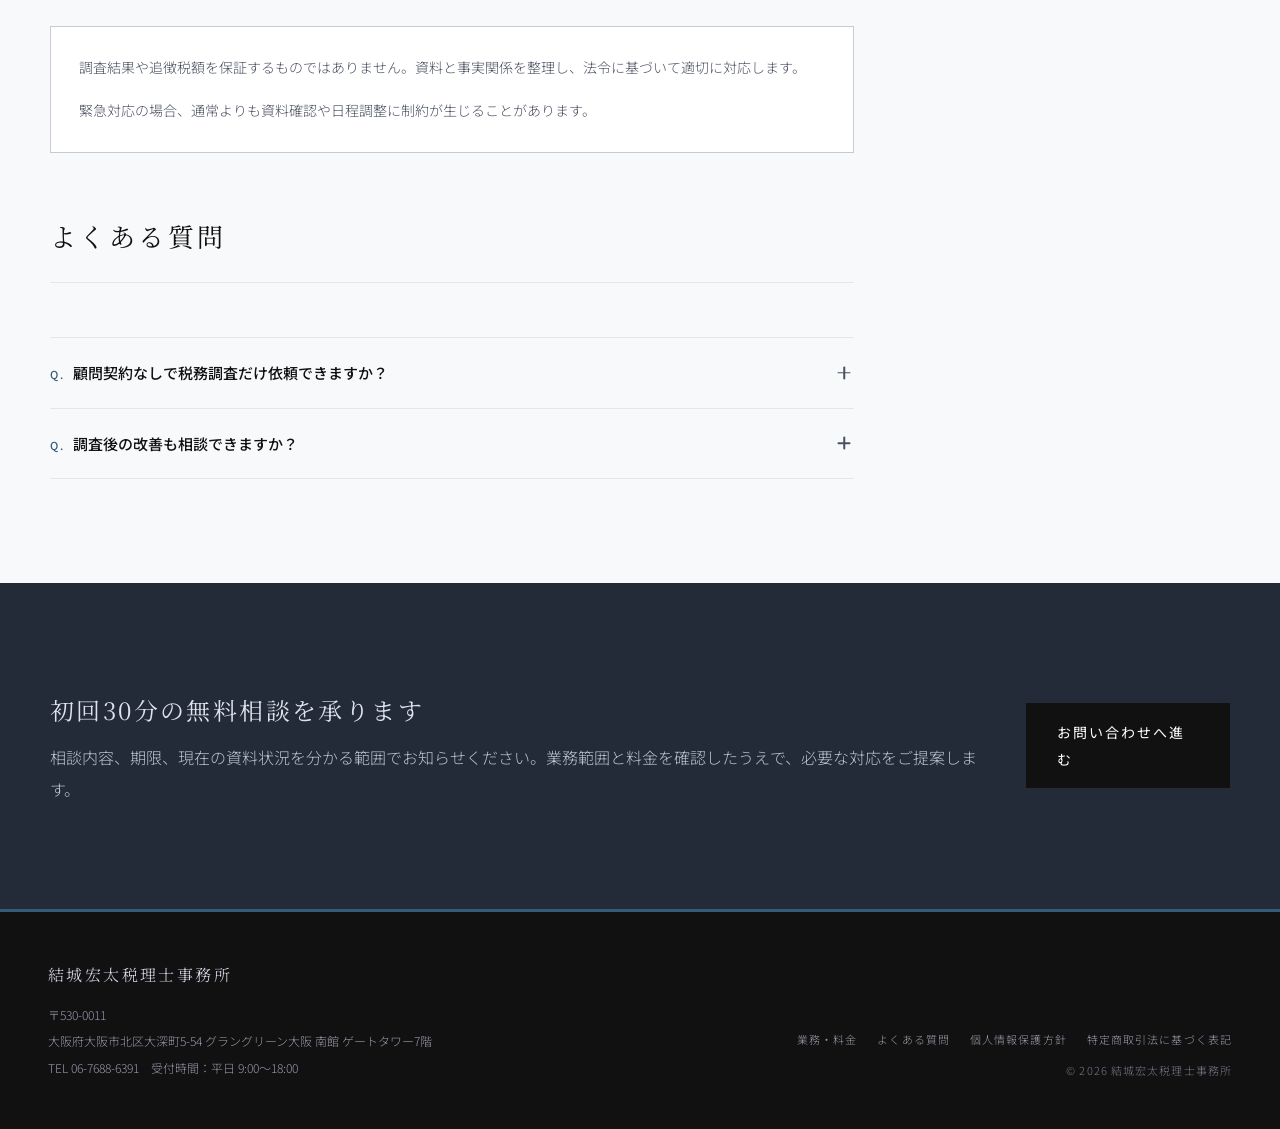
<file: tax-investigation.html>
<!DOCTYPE html>
<html lang="ja">
<head>
<meta charset="UTF-8">
<meta name="viewport" content="width=device-width, initial-scale=1.0">
<meta name="format-detection" content="telephone=no">
<meta name="theme-color" content="#242b38">
<title>税務調査・各種対応 | 結城宏太税理士事務所</title>
<meta name="description" content="大阪・兵庫の税務調査対応。事前準備、当日の立会い、調査後対応、届出・申告書類の整理を支援。">
<meta name="robots" content="index, follow, max-snippet:-1, max-image-preview:large, max-video-preview:-1">
<meta name="author" content="結城宏太税理士事務所">
<link rel="canonical" href="https://yuki-tax.jp/tax-investigation">
<link rel="icon" href="/favicon.ico" sizes="any">
<link rel="icon" href="/images/icon.svg" type="image/svg+xml">
<link rel="apple-touch-icon" href="/images/apple-touch-icon.png">
<link rel="manifest" href="/site.webmanifest">
<meta property="og:title" content="税務調査・各種対応 | 結城宏太税理士事務所">
<meta property="og:description" content="大阪・兵庫の税務調査対応。事前準備、当日の立会い、調査後対応、届出・申告書類の整理を支援。">
<meta property="og:image" content="https://yuki-tax.jp/images/ogp.jpg">
<meta property="og:image:width" content="1200">
<meta property="og:image:height" content="630">
<meta property="og:image:alt" content="結城宏太税理士事務所">
<meta property="og:url" content="https://yuki-tax.jp/tax-investigation">
<meta property="og:type" content="website">
<meta property="og:site_name" content="結城宏太税理士事務所">
<meta property="og:locale" content="ja_JP">
<meta name="twitter:card" content="summary_large_image">
<meta name="twitter:title" content="税務調査・各種対応 | 結城宏太税理士事務所">
<meta name="twitter:description" content="大阪・兵庫の税務調査対応。事前準備、当日の立会い、調査後対応、届出・申告書類の整理を支援。">
<meta name="twitter:image" content="https://yuki-tax.jp/images/ogp.jpg">
<link rel="preconnect" href="https://fonts.googleapis.com">
<link rel="preconnect" href="https://fonts.gstatic.com" crossorigin>
<link rel="preconnect" href="https://www.googletagmanager.com">
<link rel="dns-prefetch" href="https://maps.google.com">
<link rel="dns-prefetch" href="https://formspree.io">

<link href="https://fonts.googleapis.com/css2?family=Noto+Serif+JP:wght@300;400;500;600&family=Noto+Sans+JP:wght@300;400;500;600&display=swap" rel="stylesheet">
<script async src="https://www.googletagmanager.com/gtag/js?id=G-8JLDZXYHXQ"></script>
<script>
  window.dataLayer = window.dataLayer || [];
  function gtag(){dataLayer.push(arguments);}
  gtag('js', new Date());
  gtag('config', 'G-8JLDZXYHXQ');
</script>
<script type="application/ld+json">
{
  "@context": "https://schema.org",
  "@type": [
    "AccountingService",
    "LocalBusiness"
  ],
  "@id": "https://yuki-tax.jp/#organization",
  "name": "結城宏太税理士事務所",
  "alternateName": "YUKI KOTA TAX ACCOUNTANT OFFICE",
  "description": "大阪・梅田を拠点に、大阪府・兵庫県の中小企業、個人事業主、相続の相談に対応する税理士事務所です。税務顧問、相続税申告、創業支援、会計環境構築・業務フロー整備を支援します。",
  "url": "https://yuki-tax.jp/",
  "telephone": "+81676886391",
  "image": "https://yuki-tax.jp/images/ogp.jpg",
  "priceRange": "¥¥",
  "currenciesAccepted": "JPY",
  "paymentAccepted": "銀行振込",
  "address": {
    "@type": "PostalAddress",
    "postalCode": "530-0011",
    "addressRegion": "大阪府",
    "addressLocality": "大阪市北区",
    "streetAddress": "大深町5-54 グラングリーン大阪 南館 ゲートタワー7階",
    "addressCountry": "JP"
  },
  "geo": {
    "@type": "GeoCoordinates",
    "latitude": 34.7024,
    "longitude": 135.497
  },
  "areaServed": [
    {
      "@type": "AdministrativeArea",
      "name": "大阪府"
    },
    {
      "@type": "AdministrativeArea",
      "name": "兵庫県"
    }
  ],
  "openingHoursSpecification": [
    {
      "@type": "OpeningHoursSpecification",
      "dayOfWeek": [
        "Monday",
        "Tuesday",
        "Wednesday",
        "Thursday",
        "Friday"
      ],
      "opens": "09:00",
      "closes": "18:00"
    }
  ],
  "founder": {
    "@type": "Person",
    "name": "結城 宏太",
    "jobTitle": "税理士",
    "identifier": "税理士登録番号 139208",
    "memberOf": {
      "@type": "Organization",
      "name": "近畿税理士会 大淀支部"
    }
  },
  "foundingDate": "2026-04-01",
  "hasOfferCatalog": {
    "@type": "OfferCatalog",
    "name": "税務・会計サービス",
    "itemListElement": [
      {
        "@type": "Offer",
        "itemOffered": {
          "@type": "Service",
          "name": "法人・個人事業主の税務顧問",
          "url": "https://yuki-tax.jp/tax-advisory"
        }
      },
      {
        "@type": "Offer",
        "itemOffered": {
          "@type": "Service",
          "name": "相続税申告・相続対策",
          "url": "https://yuki-tax.jp/inheritance"
        }
      },
      {
        "@type": "Offer",
        "itemOffered": {
          "@type": "Service",
          "name": "創業支援・会社設立後の税務",
          "url": "https://yuki-tax.jp/startup"
        }
      },
      {
        "@type": "Offer",
        "itemOffered": {
          "@type": "Service",
          "name": "会計環境構築・業務フロー整備",
          "url": "https://yuki-tax.jp/accounting-dx"
        }
      },
      {
        "@type": "Offer",
        "itemOffered": {
          "@type": "Service",
          "name": "税務調査・各種対応",
          "url": "https://yuki-tax.jp/tax-investigation"
        }
      }
    ]
  }
}
</script>
<script type="application/ld+json">
{
  "@context": "https://schema.org",
  "@type": "BreadcrumbList",
  "itemListElement": [
    {
      "@type": "ListItem",
      "position": 1,
      "name": "ホーム",
      "item": "https://yuki-tax.jp/"
    },
    {
      "@type": "ListItem",
      "position": 2,
      "name": "業務内容",
      "item": "https://yuki-tax.jp/services"
    },
    {
      "@type": "ListItem",
      "position": 3,
      "name": "税務調査・各種対応",
      "item": "https://yuki-tax.jp/tax-investigation"
    }
  ]
}
</script>
<script type="application/ld+json">
{
  "@context": "https://schema.org",
  "@type": "Service",
  "name": "税務調査・各種対応",
  "description": "大阪・兵庫の税務調査対応。事前準備、当日の立会い、調査後対応、届出・申告書類の整理を支援。",
  "provider": {
    "@id": "https://yuki-tax.jp/#organization"
  },
  "areaServed": [
    {
      "@type": "AdministrativeArea",
      "name": "大阪府"
    },
    {
      "@type": "AdministrativeArea",
      "name": "兵庫県"
    }
  ],
  "url": "https://yuki-tax.jp/tax-investigation"
}
</script>
<script type="application/ld+json">
{
  "@context": "https://schema.org",
  "@type": "FAQPage",
  "mainEntity": [
    {
      "@type": "Question",
      "name": "顧問契約なしで税務調査だけ依頼できますか？",
      "acceptedAnswer": {
        "@type": "Answer",
        "text": "状況により可能です。資料量、申告内容、調査日程を確認したうえで、対応可能範囲と報酬を事前に提示します。"
      }
    },
    {
      "@type": "Question",
      "name": "調査後の改善も相談できますか？",
      "acceptedAnswer": {
        "@type": "Answer",
        "text": "可能です。指摘事項を踏まえ、証憑保存、月次確認、会計処理ルールの見直しまで整理します。"
      }
    }
  ]
}
</script>
<link rel="stylesheet" href="/assets/css/style.css">
</head>
<body><a href="#main" class="skip-link">本文へスキップ</a>
<header class="site-header" role="banner">
  <a href="/#top" class="logo-wrap" aria-label="結城宏太税理士事務所 ホームへ">
    <span class="logo-main">結城宏太税理士事務所</span>
    <span class="logo-sub">YUKI KOTA TAX ACCOUNTANT OFFICE</span>
  </a>
  <nav class="global-nav" aria-label="グローバルナビゲーション">
    <a href="/#about">事務所について</a>
    <a href="/services">業務・料金</a>
    <a href="/faq">よくある質問</a>
    <a href="/#access">アクセス</a>
    <a href="/#contact" class="nav-cta">お問い合わせ</a>
  </nav>
  <button class="hamburger" id="hamburger" aria-label="メニューを開く" aria-expanded="false" aria-controls="mobileNav"><span></span><span></span><span></span></button>
</header>
<nav class="mobile-nav" id="mobileNav" aria-label="モバイルナビゲーション">
  <a href="/#about" data-mclose>事務所について</a>
  <a href="/services" data-mclose>業務・料金</a>
  <a href="/faq" data-mclose>よくある質問</a>
  <a href="/#access" data-mclose>アクセス</a>
  <a href="/#contact" data-mclose class="mobile-cta">お問い合わせ（初回30分無料）</a>
</nav><main id="main">
<section class="page-hero"><div class="section-inner"><p class="page-kicker">SERVICE</p><h1>税務調査・各種対応</h1><p>税務調査の事前準備、当日の立会い、調査後の対応、届出・申告書類の整理など、必要な範囲を明確にして支援します。</p></div></section>
<section><div class="section-inner two-col">
  <div class="main-col">
    <div class="section-header reveal"><div><h2 class="section-title">対応内容</h2></div></div>
    <ul class="check-list reveal"><li>調査通知後の状況確認と必要資料の整理</li><li>帳簿、請求書、領収書、契約書等の確認</li><li>調査当日の立会い、税務署とのやり取り</li><li>調査後の指摘事項の整理と対応方針の検討</li><li>今後の会計処理・証憑保存ルールの改善</li></ul>
    <div class="section-header reveal"><div><h2 class="section-title">このような場合にご相談ください</h2></div></div>
    <div class="case-grid reveal"><div class="case-item">税務署から連絡があり、何を準備すればよいか分からない</div><div class="case-item">過去の経理処理に不安がある</div><div class="case-item">顧問税理士がいない状態で調査通知を受けた</div><div class="case-item">調査後に同じ問題を繰り返さない体制を整えたい</div></div>
    <div class="section-header reveal"><div><h2 class="section-title">ご相談時の注意点</h2></div></div>
    <div class="note-box reveal"><p>調査結果や追徴税額を保証するものではありません。資料と事実関係を整理し、法令に基づいて適切に対応します。</p><p>緊急対応の場合、通常よりも資料確認や日程調整に制約が生じることがあります。</p></div>
    <div class="section-header reveal"><div><h2 class="section-title">よくある質問</h2></div></div>
    <div class="faq-list reveal"><details class="faq-item"><summary class="faq-q"><span class="faq-q-main"><span class="faq-q-prefix">Q.</span><span class="faq-q-text">顧問契約なしで税務調査だけ依頼できますか？</span></span><span class="faq-icon" aria-hidden="true"></span></summary><p class="faq-a">状況により可能です。資料量、申告内容、調査日程を確認したうえで、対応可能範囲と報酬を事前に提示します。</p></details><details class="faq-item"><summary class="faq-q"><span class="faq-q-main"><span class="faq-q-prefix">Q.</span><span class="faq-q-text">調査後の改善も相談できますか？</span></span><span class="faq-icon" aria-hidden="true"></span></summary><p class="faq-a">可能です。指摘事項を踏まえ、証憑保存、月次確認、会計処理ルールの見直しまで整理します。</p></details></div>
  </div>
  <aside class="side-col reveal"><div class="side-card"><h2>税務調査対応</h2><p>内容により個別見積もり</p><a class="btn-primary full" href="/#contact">相談する</a><a class="btn-secondary dark full" href="/services#scope">料金一覧へ</a></div><div class="side-card subtle"><h3>対応エリア</h3><p>大阪府・兵庫県を中心に来所・オンラインで対応します。</p></div></aside>
</div></section>
<section class="cta-band"><div class="section-inner cta-inner"><div><h2>初回30分の無料相談を承ります</h2><p>相談内容、期限、現在の資料状況を分かる範囲でお知らせください。業務範囲と料金を確認したうえで、必要な対応をご提案します。</p></div><a class="btn-primary" href="/#contact">お問い合わせへ進む</a></div></section>
</main><div class="sticky-cta" aria-label="固定お問い合わせ導線">
  <a href="tel:+81676886391" class="sticky-tel" data-track="tel">電話</a>
  <a href="/#contact" class="sticky-form">無料相談</a>
</div>
<button class="to-top" id="toTop" type="button" aria-label="ページトップへ戻る"><svg viewBox="0 0 24 24" aria-hidden="true"><polyline points="6 15 12 9 18 15"></polyline></svg></button>
<footer class="site-footer">
  <div>
    <p class="footer-name">結城宏太税理士事務所</p>
    <address class="footer-address">〒530-0011<br>大阪府大阪市北区大深町5-54 グラングリーン大阪 南館 ゲートタワー7階<br>TEL <a href="tel:+81676886391" data-track="tel">06-7688-6391</a>　受付時間：平日 9:00〜18:00</address>
  </div>
  <div class="footer-right">
    <nav class="footer-links" aria-label="フッターナビゲーション">
      <a href="/services">業務・料金</a>
      <a href="/faq">よくある質問</a>
      <a href="/privacy">個人情報保護方針</a>
      <a href="/tokutei">特定商取引法に基づく表記</a>
    </nav>
    <p class="footer-copy">© 2026 結城宏太税理士事務所</p>
  </div>
</footer>
<script src="/assets/js/main.js" defer></script></body></html>
</file>
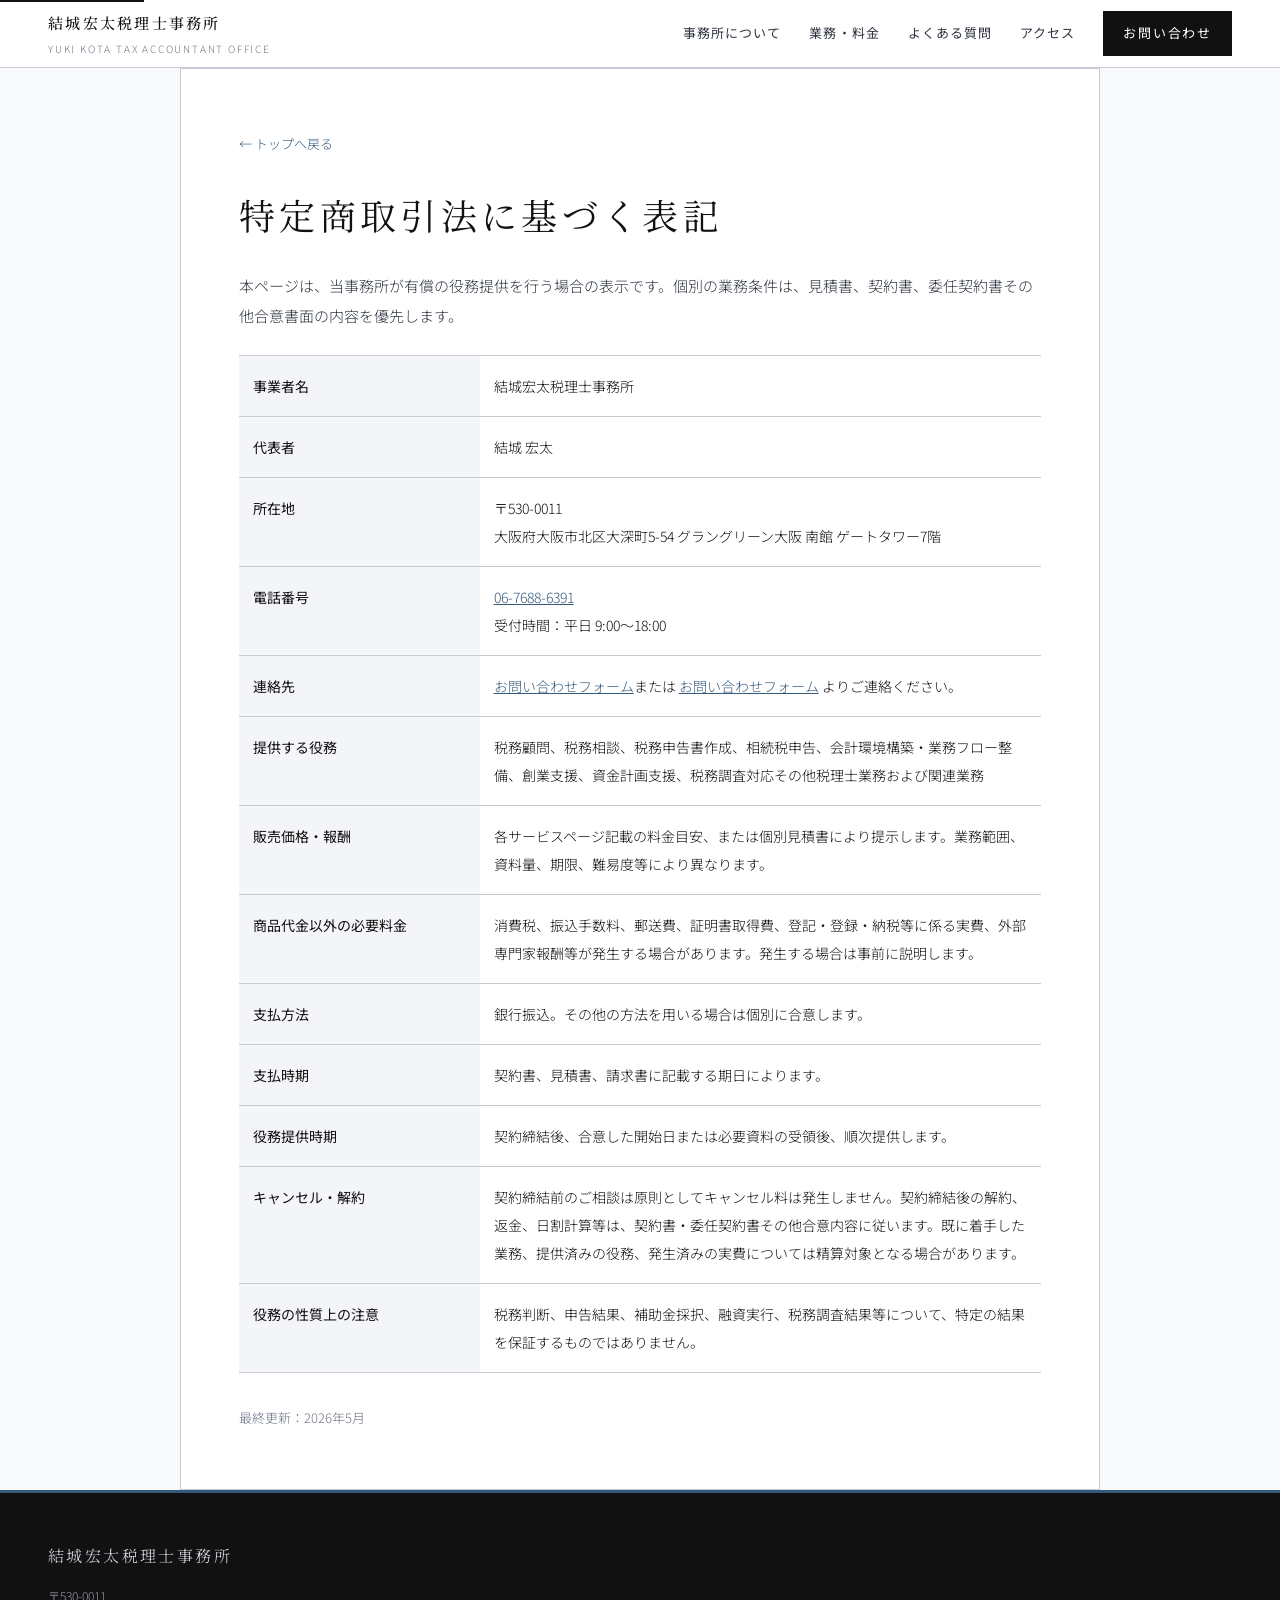
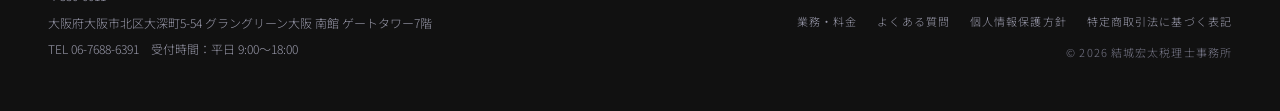
<file: tokutei.html>
<!DOCTYPE html>
<html lang="ja">
<head>
<meta charset="UTF-8">
<meta name="viewport" content="width=device-width, initial-scale=1.0">
<meta name="format-detection" content="telephone=no">
<meta name="theme-color" content="#242b38">
<title>特定商取引法に基づく表記 | 結城宏太税理士事務所</title>
<meta name="description" content="結城宏太税理士事務所の特定商取引法に基づく表記です。事業者名、所在地、連絡先、料金、支払方法等について記載しています。">
<meta name="robots" content="index, follow, max-snippet:-1, max-image-preview:large, max-video-preview:-1">
<meta name="author" content="結城宏太税理士事務所">
<link rel="canonical" href="https://yuki-tax.jp/tokutei">
<link rel="icon" href="/favicon.ico" sizes="any">
<link rel="icon" href="/images/icon.svg" type="image/svg+xml">
<link rel="apple-touch-icon" href="/images/apple-touch-icon.png">
<link rel="manifest" href="/site.webmanifest">
<meta property="og:title" content="特定商取引法に基づく表記 | 結城宏太税理士事務所">
<meta property="og:description" content="結城宏太税理士事務所の特定商取引法に基づく表記です。事業者名、所在地、連絡先、料金、支払方法等について記載しています。">
<meta property="og:image" content="https://yuki-tax.jp/images/ogp.jpg">
<meta property="og:image:width" content="1200">
<meta property="og:image:height" content="630">
<meta property="og:image:alt" content="結城宏太税理士事務所">
<meta property="og:url" content="https://yuki-tax.jp/tokutei">
<meta property="og:type" content="website">
<meta property="og:site_name" content="結城宏太税理士事務所">
<meta property="og:locale" content="ja_JP">
<meta name="twitter:card" content="summary_large_image">
<meta name="twitter:title" content="特定商取引法に基づく表記 | 結城宏太税理士事務所">
<meta name="twitter:description" content="結城宏太税理士事務所の特定商取引法に基づく表記です。事業者名、所在地、連絡先、料金、支払方法等について記載しています。">
<meta name="twitter:image" content="https://yuki-tax.jp/images/ogp.jpg">
<link rel="preconnect" href="https://fonts.googleapis.com">
<link rel="preconnect" href="https://fonts.gstatic.com" crossorigin>
<link rel="preconnect" href="https://www.googletagmanager.com">
<link rel="dns-prefetch" href="https://maps.google.com">
<link rel="dns-prefetch" href="https://formspree.io">

<link href="https://fonts.googleapis.com/css2?family=Noto+Serif+JP:wght@300;400;500;600&family=Noto+Sans+JP:wght@300;400;500;600&display=swap" rel="stylesheet">
<script async src="https://www.googletagmanager.com/gtag/js?id=G-8JLDZXYHXQ"></script>
<script>
  window.dataLayer = window.dataLayer || [];
  function gtag(){dataLayer.push(arguments);}
  gtag('js', new Date());
  gtag('config', 'G-8JLDZXYHXQ');
</script>
<script type="application/ld+json">
{
  "@context": "https://schema.org",
  "@type": [
    "AccountingService",
    "LocalBusiness"
  ],
  "@id": "https://yuki-tax.jp/#organization",
  "name": "結城宏太税理士事務所",
  "alternateName": "YUKI KOTA TAX ACCOUNTANT OFFICE",
  "description": "大阪・梅田を拠点に、大阪府・兵庫県の中小企業、個人事業主、相続の相談に対応する税理士事務所です。税務顧問、相続税申告、創業支援、会計環境構築・業務フロー整備を支援します。",
  "url": "https://yuki-tax.jp/",
  "telephone": "+81676886391",
  "image": "https://yuki-tax.jp/images/ogp.jpg",
  "priceRange": "¥¥",
  "currenciesAccepted": "JPY",
  "paymentAccepted": "銀行振込",
  "address": {
    "@type": "PostalAddress",
    "postalCode": "530-0011",
    "addressRegion": "大阪府",
    "addressLocality": "大阪市北区",
    "streetAddress": "大深町5-54 グラングリーン大阪 南館 ゲートタワー7階",
    "addressCountry": "JP"
  },
  "geo": {
    "@type": "GeoCoordinates",
    "latitude": 34.7024,
    "longitude": 135.497
  },
  "areaServed": [
    {
      "@type": "AdministrativeArea",
      "name": "大阪府"
    },
    {
      "@type": "AdministrativeArea",
      "name": "兵庫県"
    }
  ],
  "openingHoursSpecification": [
    {
      "@type": "OpeningHoursSpecification",
      "dayOfWeek": [
        "Monday",
        "Tuesday",
        "Wednesday",
        "Thursday",
        "Friday"
      ],
      "opens": "09:00",
      "closes": "18:00"
    }
  ],
  "founder": {
    "@type": "Person",
    "name": "結城 宏太",
    "jobTitle": "税理士",
    "identifier": "税理士登録番号 139208",
    "memberOf": {
      "@type": "Organization",
      "name": "近畿税理士会 大淀支部"
    }
  },
  "foundingDate": "2026-04-01",
  "hasOfferCatalog": {
    "@type": "OfferCatalog",
    "name": "税務・会計サービス",
    "itemListElement": [
      {
        "@type": "Offer",
        "itemOffered": {
          "@type": "Service",
          "name": "法人・個人事業主の税務顧問",
          "url": "https://yuki-tax.jp/tax-advisory"
        }
      },
      {
        "@type": "Offer",
        "itemOffered": {
          "@type": "Service",
          "name": "相続税申告・相続対策",
          "url": "https://yuki-tax.jp/inheritance"
        }
      },
      {
        "@type": "Offer",
        "itemOffered": {
          "@type": "Service",
          "name": "創業支援・会社設立後の税務",
          "url": "https://yuki-tax.jp/startup"
        }
      },
      {
        "@type": "Offer",
        "itemOffered": {
          "@type": "Service",
          "name": "会計環境構築・業務フロー整備",
          "url": "https://yuki-tax.jp/accounting-dx"
        }
      },
      {
        "@type": "Offer",
        "itemOffered": {
          "@type": "Service",
          "name": "税務調査・各種対応",
          "url": "https://yuki-tax.jp/tax-investigation"
        }
      }
    ]
  }
}
</script>
<script type="application/ld+json">
{
  "@context": "https://schema.org",
  "@type": "BreadcrumbList",
  "itemListElement": [
    {
      "@type": "ListItem",
      "position": 1,
      "name": "ホーム",
      "item": "https://yuki-tax.jp/"
    },
    {
      "@type": "ListItem",
      "position": 2,
      "name": "特定商取引法に基づく表記",
      "item": "https://yuki-tax.jp/tokutei"
    }
  ]
}
</script>
<link rel="stylesheet" href="/assets/css/style.css">
</head>
<body><a href="#main" class="skip-link">本文へスキップ</a>
<header class="site-header" role="banner">
  <a href="/#top" class="logo-wrap" aria-label="結城宏太税理士事務所 ホームへ">
    <span class="logo-main">結城宏太税理士事務所</span>
    <span class="logo-sub">YUKI KOTA TAX ACCOUNTANT OFFICE</span>
  </a>
  <nav class="global-nav" aria-label="グローバルナビゲーション">
    <a href="/#about">事務所について</a>
    <a href="/services">業務・料金</a>
    <a href="/faq">よくある質問</a>
    <a href="/#access">アクセス</a>
    <a href="/#contact" class="nav-cta">お問い合わせ</a>
  </nav>
  <button class="hamburger" id="hamburger" aria-label="メニューを開く" aria-expanded="false" aria-controls="mobileNav"><span></span><span></span><span></span></button>
</header>
<nav class="mobile-nav" id="mobileNav" aria-label="モバイルナビゲーション">
  <a href="/#about" data-mclose>事務所について</a>
  <a href="/services" data-mclose>業務・料金</a>
  <a href="/faq" data-mclose>よくある質問</a>
  <a href="/#access" data-mclose>アクセス</a>
  <a href="/#contact" data-mclose class="mobile-cta">お問い合わせ（初回30分無料）</a>
</nav><main id="main" class="legal-main"><section class="legal-wrap"><a href="/" class="back-link">← トップへ戻る</a><h1>特定商取引法に基づく表記</h1><p class="note">本ページは、当事務所が有償の役務提供を行う場合の表示です。個別の業務条件は、見積書、契約書、委任契約書その他合意書面の内容を優先します。</p><table class="legal-table"><tbody><tr><th>事業者名</th><td>結城宏太税理士事務所</td></tr><tr><th>代表者</th><td>結城 宏太</td></tr><tr><th>所在地</th><td>〒530-0011<br>大阪府大阪市北区大深町5-54 グラングリーン大阪 南館 ゲートタワー7階</td></tr><tr><th>電話番号</th><td><a href="tel:+81676886391" data-track="tel">06-7688-6391</a><br>受付時間：平日 9:00〜18:00</td></tr><tr><th>連絡先</th><td><a href="/#contact">お問い合わせフォーム</a>または <a href="/#contact">お問い合わせフォーム</a> よりご連絡ください。</td></tr><tr><th>提供する役務</th><td>税務顧問、税務相談、税務申告書作成、相続税申告、会計環境構築・業務フロー整備、創業支援、資金計画支援、税務調査対応その他税理士業務および関連業務</td></tr><tr><th>販売価格・報酬</th><td>各サービスページ記載の料金目安、または個別見積書により提示します。業務範囲、資料量、期限、難易度等により異なります。</td></tr><tr><th>商品代金以外の必要料金</th><td>消費税、振込手数料、郵送費、証明書取得費、登記・登録・納税等に係る実費、外部専門家報酬等が発生する場合があります。発生する場合は事前に説明します。</td></tr><tr><th>支払方法</th><td>銀行振込。その他の方法を用いる場合は個別に合意します。</td></tr><tr><th>支払時期</th><td>契約書、見積書、請求書に記載する期日によります。</td></tr><tr><th>役務提供時期</th><td>契約締結後、合意した開始日または必要資料の受領後、順次提供します。</td></tr><tr><th>キャンセル・解約</th><td>契約締結前のご相談は原則としてキャンセル料は発生しません。契約締結後の解約、返金、日割計算等は、契約書・委任契約書その他合意内容に従います。既に着手した業務、提供済みの役務、発生済みの実費については精算対象となる場合があります。</td></tr><tr><th>役務の性質上の注意</th><td>税務判断、申告結果、補助金採択、融資実行、税務調査結果等について、特定の結果を保証するものではありません。</td></tr></tbody></table><p class="date">最終更新：2026年5月</p></section></main><div class="sticky-cta" aria-label="固定お問い合わせ導線">
  <a href="tel:+81676886391" class="sticky-tel" data-track="tel">電話</a>
  <a href="/#contact" class="sticky-form">無料相談</a>
</div>
<button class="to-top" id="toTop" type="button" aria-label="ページトップへ戻る"><svg viewBox="0 0 24 24" aria-hidden="true"><polyline points="6 15 12 9 18 15"></polyline></svg></button>
<footer class="site-footer">
  <div>
    <p class="footer-name">結城宏太税理士事務所</p>
    <address class="footer-address">〒530-0011<br>大阪府大阪市北区大深町5-54 グラングリーン大阪 南館 ゲートタワー7階<br>TEL <a href="tel:+81676886391" data-track="tel">06-7688-6391</a>　受付時間：平日 9:00〜18:00</address>
  </div>
  <div class="footer-right">
    <nav class="footer-links" aria-label="フッターナビゲーション">
      <a href="/services">業務・料金</a>
      <a href="/faq">よくある質問</a>
      <a href="/privacy">個人情報保護方針</a>
      <a href="/tokutei">特定商取引法に基づく表記</a>
    </nav>
    <p class="footer-copy">© 2026 結城宏太税理士事務所</p>
  </div>
</footer>
<script src="/assets/js/main.js" defer></script></body></html>
</file>
<file: assets/css/style.css>
*,*::before,*::after{box-sizing:border-box;margin:0;padding:0}:root{--ink:#111;--ink-mid:#2f3540;--ink-light:#4a5060;--ink-muted:#6e7585;--paper:#f8f9fb;--paper-warm:#f0f2f5;--paper-strong:#fff;--paper-dark:#242b38;--rule:#c6cad2;--rule-light:#e3e7ed;--accent:#365a7b;--accent-light:#5f8aaa;--danger:#a43f3f;--shadow:0 22px 60px rgba(20,31,43,.10);--ff-serif:'Noto Serif JP','Yu Mincho','游明朝',serif;--ff-sans:'Noto Sans JP','Hiragino Sans','Yu Gothic',sans-serif;--header-h:68px}html{scroll-behavior:smooth;scroll-padding-top:86px}@media(prefers-reduced-motion:reduce){html{scroll-behavior:auto}*,*::before,*::after{animation-duration:.01ms!important;transition-duration:.01ms!important;scroll-behavior:auto!important}}body{background:var(--paper);color:var(--ink);font-family:var(--ff-sans);font-size:16px;font-weight:300;line-height:1.9;-webkit-font-smoothing:antialiased}a{color:inherit}img{max-width:100%;height:auto;display:block}button,input,textarea,select{font:inherit}.skip-link{position:absolute;top:-48px;left:0;background:var(--ink);color:#fff;padding:10px 16px;z-index:1000;text-decoration:none}.skip-link:focus{top:0}:focus-visible{outline:2px solid var(--accent);outline-offset:3px}.site-header{position:fixed;inset:0 0 auto 0;height:var(--header-h);z-index:100;background:rgba(255,255,255,.96);backdrop-filter:blur(8px);-webkit-backdrop-filter:blur(8px);border-bottom:1px solid var(--rule);display:flex;align-items:center;justify-content:space-between;padding:0 48px}.logo-wrap{text-decoration:none;display:flex;flex-direction:column;gap:2px}.logo-main{font-family:var(--ff-serif);font-size:15px;letter-spacing:.15em;color:var(--ink);font-weight:500}.logo-sub{font-size:10px;letter-spacing:.18em;color:var(--ink-muted)}.global-nav{display:flex;align-items:center;gap:28px}.global-nav a{font-size:13px;letter-spacing:.08em;color:var(--ink-mid);text-decoration:none;font-weight:400}.global-nav a:hover{color:var(--accent)}.nav-cta{background:var(--ink);color:#fff!important;padding:10px 20px;letter-spacing:.14em!important}.nav-cta:hover{background:var(--accent)!important}.hamburger{display:none;flex-direction:column;gap:6px;background:none;border:0;cursor:pointer;min-width:44px;min-height:44px;align-items:center;justify-content:center}.hamburger span{display:block;width:24px;height:1.5px;background:var(--ink);transition:transform .25s,opacity .25s}.hamburger.open span:nth-child(1){transform:translateY(7.5px) rotate(45deg)}.hamburger.open span:nth-child(2){opacity:0}.hamburger.open span:nth-child(3){transform:translateY(-7.5px) rotate(-45deg)}.mobile-nav{display:none;position:fixed;top:var(--header-h);left:0;right:0;z-index:99;background:#fff;border-bottom:2px solid var(--ink);flex-direction:column;max-height:calc(100vh - var(--header-h));overflow:auto}.mobile-nav.open{display:flex}.mobile-nav a{padding:17px 24px;text-decoration:none;border-bottom:1px solid var(--rule-light);font-size:15px;color:var(--ink-mid)}.mobile-nav .mobile-cta{background:var(--ink);color:#fff;text-align:center;letter-spacing:.12em}.hero{min-height:100vh;display:grid;grid-template-columns:1fr 1fr;padding-top:var(--header-h);background:var(--paper)}.hero-left{display:flex;flex-direction:column;justify-content:center;padding:80px 56px 80px 48px}.hero-badge{display:inline-block;align-self:flex-start;font-size:11px;letter-spacing:.22em;color:var(--accent);border:1px solid var(--accent);padding:6px 14px;margin-bottom:30px}.hero-title{font-family:var(--ff-serif);font-size:clamp(32px,4vw,56px);font-weight:400;letter-spacing:.09em;line-height:1.5;margin-bottom:18px;text-wrap:balance}.hero-sub{font-size:17px;line-height:2.25;color:var(--ink-mid);max-width:520px;border-left:3px solid var(--accent);padding-left:20px;margin-bottom:42px}.hero-actions,.center-actions{display:flex;gap:16px;flex-wrap:wrap}.center-actions{justify-content:center;margin-top:56px}.btn-primary,.btn-secondary{display:inline-flex;align-items:center;justify-content:center;min-height:44px;padding:15px 30px;text-decoration:none;font-size:14px;font-weight:400;letter-spacing:.14em;border:1px solid var(--ink);transition:background .25s,color .25s,border-color .25s}.btn-primary{background:var(--ink);color:#fff}.btn-primary:hover{background:var(--accent);border-color:var(--accent)}.btn-secondary{background:transparent;color:var(--ink)}.btn-secondary:hover,.btn-secondary.dark:hover{background:var(--ink);color:#fff}.btn-secondary.dark{color:var(--ink);border-color:var(--ink)}.btn-primary.full,.btn-secondary.full{width:100%;margin-top:12px}.hero-right{position:relative;overflow:hidden;min-height:520px;background:#111}.slideshow{height:100%;position:relative}.slide{position:absolute;inset:0;opacity:0;transition:opacity .7s ease}.slide.active{opacity:1}.slide img{width:100%;height:100%;object-fit:cover}.slide-btn{position:absolute;top:50%;transform:translateY(-50%);z-index:10;width:44px;height:44px;border-radius:50%;border:0;background:rgba(255,255,255,.16);backdrop-filter:blur(4px);cursor:pointer;display:flex;align-items:center;justify-content:center}.slide-btn:hover,.slide-pause:hover{background:rgba(255,255,255,.3)}.slide-btn svg{width:18px;height:18px;fill:none;stroke:#fff;stroke-width:2;stroke-linecap:round;stroke-linejoin:round}.slide-prev{left:12px}.slide-next{right:12px}.slide-pause{position:absolute;right:12px;bottom:12px;z-index:10;width:36px;height:36px;border-radius:50%;border:0;background:rgba(255,255,255,.16);color:#fff;cursor:pointer;font-size:13px}.slide-dots{position:absolute;left:50%;bottom:18px;transform:translateX(-50%);display:flex;gap:6px;z-index:10}.slide-dot{width:22px;height:22px;border:0;background:transparent;display:flex;align-items:center;justify-content:center;cursor:pointer}.slide-dot::after{content:'';width:6px;height:6px;border-radius:50%;background:rgba(255,255,255,.45)}.slide-dot.active::after{background:#fff}.photo-strip{display:grid;grid-template-columns:2fr 3fr 2fr;gap:3px;height:300px;background:var(--rule-light)}.strip-photo{position:relative;overflow:hidden}.strip-photo img{width:100%;height:100%;object-fit:cover;transition:transform .6s}.strip-photo:hover img{transform:scale(1.04)}.strip-caption{position:absolute;left:0;right:0;bottom:0;color:#fff;background:linear-gradient(transparent,rgba(0,0,0,.58));font-size:11px;letter-spacing:.15em;padding:22px 16px 12px}.section-inner{max-width:1180px;margin:0 auto}section{padding:104px 48px;border-top:1px solid var(--rule-light)}.section-light{background:var(--paper)}.section-warm{background:var(--paper-warm)}.section-dark{background:var(--paper-dark);color:#dde3ed;border-top:0}.section-header{display:flex;align-items:baseline;gap:18px;margin-bottom:54px;border-bottom:1px solid var(--rule-light);padding-bottom:22px}.section-dark .section-header{border-bottom-color:#3a4458}.section-num{font-size:11px;letter-spacing:.25em;color:var(--ink-muted);flex:0 0 auto}.section-dark .section-num{color:#8191a3}.section-title{font-family:var(--ff-serif);font-size:26px;letter-spacing:.13em;font-weight:400}.section-title-en{font-size:11px;letter-spacing:.28em;color:var(--ink-muted);margin-top:3px}.section-dark .section-title,.section-dark .section-title-en{color:#dde3ed}.lead-text{max-width:760px;color:var(--ink-mid);line-height:2.2;margin-bottom:42px}.needs-grid,.policy-grid,.case-grid{display:grid;gap:2px;background:var(--rule-light)}.services-grid{display:grid;grid-template-columns:repeat(6,1fr);gap:2px;background:var(--rule-light)}.services-grid>.service-card:nth-child(-n+3){grid-column:span 2}.services-grid>.service-card:nth-child(n+4){grid-column:span 3}.needs-grid{grid-template-columns:repeat(4,1fr)}.need-item,.policy-item,.case-item{background:var(--paper-strong);padding:34px 28px}.service-card{background:var(--paper-strong);padding:38px 32px 32px;display:flex;flex-direction:column}.service-card .service-name{font-family:var(--ff-serif);font-size:18px;font-weight:500;letter-spacing:.06em;line-height:1.6;margin-bottom:14px;color:var(--ink)}.service-card .service-desc{flex:1 0 auto;margin-bottom:24px}.service-card .service-foot{margin-top:auto;padding-top:18px;border-top:1px solid var(--rule-light);display:flex;flex-direction:column;gap:10px}.service-card .service-price{color:var(--ink-light);font-size:13px;letter-spacing:.02em;line-height:1.7}.service-card.highlight{background:#f6f8fb;border-left:3px solid var(--accent)}.service-card.highlight .service-price{color:var(--accent)}.need-item strong,.policy-item h3{display:block;font-family:var(--ff-serif);font-size:17px;font-weight:500;letter-spacing:.06em;line-height:1.6;margin-bottom:14px;color:var(--ink)}.need-item p,.policy-item p,.service-desc,.case-item{font-size:14px;color:var(--ink-light);line-height:2.05}.about-grid{display:grid;grid-template-columns:1.15fr .85fr;gap:70px;align-items:start}.about-text{color:var(--ink-mid);line-height:2.25}.about-text p+p{margin-top:1.6em}.profile-box{background:#fff;border:1px solid var(--rule);box-shadow:var(--shadow)}.profile-head{display:flex;align-items:center;gap:0;padding:30px 30px;border-bottom:1px solid var(--rule-light)}.profile-name{font-family:var(--ff-serif);font-size:20px;letter-spacing:.12em;font-weight:500}.profile-role{font-size:12px;color:var(--ink-muted);letter-spacing:.12em}.profile-row{display:flex;gap:18px;padding:15px 30px;border-bottom:1px solid var(--rule-light)}.profile-row:last-child{border-bottom:0}.profile-label{width:86px;flex:0 0 auto;color:var(--ink-muted);font-size:12px;letter-spacing:.08em}.profile-value{color:var(--ink-mid);font-size:14px;line-height:1.9}.policy-grid{grid-template-columns:repeat(3,1fr)}.text-link{display:inline-flex;align-items:center;gap:8px;color:var(--accent);font-size:13px;letter-spacing:.08em;text-decoration:none;font-weight:500;align-self:flex-start;border-bottom:1px solid transparent;padding-bottom:2px;transition:border-color .2s,gap .2s}.text-link::after{content:"→";font-size:14px;transition:transform .2s}.text-link:hover{border-bottom-color:var(--accent)}.text-link:hover::after{transform:translateX(3px)}.area-box{background:#fff;border:1px solid var(--rule);padding:34px;display:grid;grid-template-columns:1fr 1fr;gap:34px}.area-box h3{font-family:var(--ff-serif);font-size:18px;letter-spacing:.1em;font-weight:500;margin-bottom:12px}.area-box p{color:var(--ink-light);font-size:14px;line-height:2.1}.area-tags{display:flex;flex-wrap:wrap;gap:6px;margin-top:14px}.area-tag{font-size:12px;color:var(--ink-mid);background:var(--paper-warm);border:1px solid var(--rule-light);padding:5px 10px}.area-tag.primary{background:var(--accent);color:#fff;border-color:var(--accent)}.flow-grid{display:grid;grid-template-columns:repeat(5,1fr);gap:1px;background:var(--rule-light)}.flow-item{background:var(--paper);padding:28px 20px}.flow-step{display:block;color:var(--accent);font-size:11px;letter-spacing:.2em;margin-bottom:10px}.flow-title{font-weight:500;margin-bottom:8px;letter-spacing:.05em}.flow-desc{font-size:13px;color:var(--ink-light);line-height:2}.access-grid{display:grid;grid-template-columns:.9fr 1.1fr;gap:64px;align-items:stretch}.access-address{font-style:normal;color:#b9c4d2;line-height:2.2;margin-bottom:28px}.access-address strong{display:block;color:#dde3ed;font-family:var(--ff-serif);font-size:19px;letter-spacing:.1em;font-weight:400;margin-bottom:4px}.access-address a{color:#dce6f4;text-decoration:none}.access-route{display:flex;gap:16px;align-items:baseline;padding:15px 0;border-bottom:1px solid #3d485b}.access-route:first-child{border-top:1px solid #3d485b}.route-line{width:96px;flex:0 0 auto;color:var(--accent-light);font-size:11px;letter-spacing:.15em}.route-desc{color:#b9c4d2;font-size:14px;line-height:1.9}.route-note{color:#8f9daf;font-size:12px;line-height:1.8;margin-top:18px}.access-map{border:1px solid #3d485b;overflow:hidden;background:#151b24;display:flex;flex-direction:column}.access-map iframe{display:block;width:100%;flex:1;min-height:320px;filter:grayscale(15%) brightness(.92);border:0}.faq-list{max-width:900px}.faq-item{border-bottom:1px solid var(--rule-light)}.faq-item:first-child{border-top:1px solid var(--rule-light)}.faq-q{display:flex;justify-content:space-between;gap:18px;align-items:center;padding:22px 0;cursor:pointer;list-style:none}.faq-q::-webkit-details-marker{display:none}.faq-q-main{display:flex;gap:8px;align-items:baseline}.faq-q-prefix{color:var(--accent);font-size:11px;letter-spacing:.17em;font-weight:500}.faq-q-text{color:var(--ink);font-size:15px;font-weight:500;line-height:1.7}.faq-icon{position:relative;width:20px;height:20px;flex:0 0 auto}.faq-icon::before,.faq-icon::after{content:'';position:absolute;top:50%;left:50%;transform:translate(-50%,-50%);background:var(--ink-light);border-radius:2px}.faq-icon::before{width:13px;height:1.5px}.faq-icon::after{width:1.5px;height:13px;transition:opacity .25s,transform .25s}details[open] .faq-icon::after{opacity:0;transform:translate(-50%,-50%) rotate(90deg)}.faq-a{color:var(--ink-mid);font-size:14px;line-height:2.25;padding:0 0 24px 24px;border-left:2px solid var(--rule);margin-left:2px}.contact-grid{display:grid;grid-template-columns:.86fr 1.14fr;gap:clamp(42px,7vw,80px);align-items:start}.contact-lead{color:var(--ink-mid);font-size:17px;line-height:2.1;margin-bottom:16px}.contact-conditions{color:var(--ink-light);font-size:14px;line-height:2.1;padding-left:17px;border-left:2px solid var(--rule);margin-bottom:34px}.contact-sub-note{font-size:13px;color:var(--ink-muted);line-height:2;margin-top:24px}.contact-sub-note a{color:var(--accent);text-decoration:none;border-bottom:1px solid transparent;transition:border-color .2s}.contact-sub-note a:hover{border-bottom-color:var(--accent)}.contact-direct{padding-top:28px;border-top:1px solid var(--rule)}.contact-direct-label{color:var(--ink-muted);font-size:11px;letter-spacing:.18em;margin-bottom:10px}.contact-direct-label.mt{margin-top:18px}.contact-small{color:var(--ink-muted);font-size:12px;margin-top:6px}.contact-form{background:#fff;border:1px solid var(--rule);padding:clamp(30px,5vw,44px);box-shadow:var(--shadow)}.form-grid{display:grid;grid-template-columns:1fr 1fr;gap:22px}.form-row.full{grid-column:1/-1}.form-label{display:block;color:var(--ink-light);font-size:12px;letter-spacing:.16em;margin-bottom:8px}.form-label span{color:var(--danger);font-size:10px;margin-left:4px}.form-input,.form-textarea,.form-select{width:100%;border:1px solid var(--rule);background:var(--paper-warm);color:var(--ink);padding:12px 14px;border-radius:0;outline:0;font-size:15px;font-weight:300;-webkit-appearance:none;appearance:none}.form-input:focus,.form-textarea:focus,.form-select:focus{border-color:var(--accent);background:#fff}.form-input[aria-invalid=true],.form-textarea[aria-invalid=true],.form-select[aria-invalid=true]{border-color:var(--danger)}.form-textarea{min-height:150px;resize:vertical;line-height:1.8}.consent-row{display:flex;gap:10px;align-items:flex-start;margin:24px 0}.consent-row input{width:16px;height:16px;margin-top:6px;accent-color:var(--accent)}.consent-label{font-size:13px;color:var(--ink-mid);line-height:1.9}.consent-label a{color:var(--accent);text-underline-offset:3px}.form-submit{width:100%;border:0;background:var(--ink);color:#fff;padding:17px;font-size:14px;font-weight:400;letter-spacing:.22em;cursor:pointer}.form-submit:hover{background:var(--accent)}.form-submit:disabled{opacity:.5;cursor:not-allowed}.form-status{margin-top:14px;font-size:13px;color:var(--accent);min-height:1.5em}.form-status.error{color:var(--danger)}.hp{position:absolute!important;left:-9999px!important}.page-hero{padding-top:calc(var(--header-h) + 84px);padding-bottom:76px;background:linear-gradient(135deg,var(--paper-warm),var(--paper));border-top:0}.page-kicker{font-size:11px;color:var(--accent);letter-spacing:.28em;margin-bottom:18px}.page-hero h1{font-family:var(--ff-serif);font-size:clamp(30px,4vw,48px);font-weight:400;letter-spacing:.1em;line-height:1.5;margin-bottom:18px}.page-hero p:not(.page-kicker){max-width:780px;color:var(--ink-mid);font-size:17px;line-height:2.2}.two-col{display:grid;grid-template-columns:minmax(0,1fr) 320px;gap:56px;align-items:start}.main-col .section-header{margin-top:58px}.main-col .section-header:first-child{margin-top:0}.check-list{display:grid;gap:12px;list-style:none}.check-list li{background:#fff;border:1px solid var(--rule-light);padding:16px 18px;color:var(--ink-mid);line-height:1.9}.check-list li::before{content:'✓';color:var(--accent);font-weight:600;margin-right:10px}.case-grid{grid-template-columns:repeat(2,1fr)}.case-item{color:var(--ink-mid)}.note-box{background:#fff;border:1px solid var(--rule);padding:26px 28px}.note-box p{color:var(--ink-light);font-size:14px;line-height:2.1}.note-box p+p{margin-top:1em}.side-col{position:sticky;top:calc(var(--header-h) + 24px)}.side-card{background:#fff;border:1px solid var(--rule);padding:28px;margin-bottom:18px;box-shadow:0 14px 36px rgba(20,31,43,.06)}.side-card.subtle{box-shadow:none;background:var(--paper-warm)}.side-card h2,.side-card h3{font-family:var(--ff-serif);font-weight:500;letter-spacing:.08em;line-height:1.6;margin-bottom:12px}.side-card p{font-size:14px;color:var(--ink-light);line-height:2}.fee-table-wrap{overflow-x:auto;background:#fff;border:1px solid var(--rule)}.fee-table{width:100%;border-collapse:collapse;min-width:720px}.fee-table th,.fee-table td{text-align:left;vertical-align:top;border-bottom:1px solid var(--rule-light);padding:18px 16px;font-size:14px;line-height:2}.fee-table th{font-weight:500;color:var(--ink);background:#f4f6f9}.fee-table thead th{font-size:12px;letter-spacing:.12em;color:var(--ink-muted)}.fee-table a{color:var(--accent);text-decoration:none}.table-note{color:var(--ink-light);font-size:13px;line-height:2;margin-top:18px}.table-note a{color:var(--accent)}.cta-band{background:var(--paper-dark);color:#dde3ed;border-top:0}.cta-inner{display:flex;align-items:center;justify-content:space-between;gap:32px}.cta-inner h2{font-family:var(--ff-serif);font-weight:400;letter-spacing:.1em;font-size:24px;margin-bottom:8px}.cta-inner p{color:#b9c4d2;line-height:2}.legal-main{padding-top:var(--header-h)}.legal-wrap{max-width:920px;margin:0 auto;background:#fff;border:1px solid var(--rule);padding:clamp(30px,5vw,58px)}.legal-wrap h1{font-family:var(--ff-serif);font-size:clamp(26px,4vw,36px);letter-spacing:.12em;font-weight:400;margin-bottom:22px}.legal-wrap h2{font-family:var(--ff-serif);font-size:19px;letter-spacing:.08em;font-weight:400;margin-top:34px;margin-bottom:10px;border-top:1px solid var(--rule);padding-top:24px}.legal-wrap p,.legal-wrap li{font-size:15px;color:var(--ink-mid);line-height:2}.legal-wrap ul{padding-left:1.4em}.legal-wrap a,.back-link{color:var(--accent)}.back-link{display:inline-block;margin-bottom:24px;text-decoration:none;font-size:13px}.note{font-size:14px;color:var(--ink-light);margin-bottom:24px}.date{margin-top:32px;color:var(--ink-muted)!important;font-size:13px!important}.legal-table{width:100%;border-collapse:collapse;border-top:1px solid var(--rule)}.legal-table th,.legal-table td{border-bottom:1px solid var(--rule);text-align:left;vertical-align:top;padding:16px 14px;font-size:14px;line-height:2}.legal-table th{width:30%;background:#f3f5f8;font-weight:400;color:var(--ink)}.site-footer{background:var(--ink);color:#99a;padding:48px;display:grid;grid-template-columns:1fr auto;gap:32px;align-items:end;border-top:3px solid var(--accent)}.footer-name{font-family:var(--ff-serif);font-size:16px;color:#dde;letter-spacing:.15em;margin-bottom:12px}.footer-address{font-style:normal;font-size:12px;line-height:2.2;color:#99a}.footer-address a{color:#99a;text-decoration:none}.footer-address a:hover{color:#ccd}.footer-right{display:flex;flex-direction:column;align-items:flex-end;gap:10px}.footer-links{display:flex;gap:20px;flex-wrap:wrap;justify-content:flex-end}.footer-links a{font-size:11px;color:#99a;text-decoration:none;letter-spacing:.1em}.footer-links a:hover{color:#ccd}.footer-copy{font-size:11px;color:#778;letter-spacing:.1em}.sticky-cta{display:none;position:fixed;bottom:0;left:0;right:0;z-index:90;background:rgba(255,255,255,.98);backdrop-filter:blur(8px);border-top:1px solid var(--rule);padding:10px 16px;gap:10px}.sticky-cta a{flex:1;text-align:center;text-decoration:none;min-height:44px;display:flex;align-items:center;justify-content:center;font-size:13px;letter-spacing:.08em}.sticky-tel{background:var(--paper-warm);color:var(--ink);border:1px solid var(--rule)}.sticky-form{background:var(--ink);color:#fff}.to-top{display:none;position:fixed;right:24px;bottom:24px;z-index:90;width:44px;height:44px;border-radius:50%;border:0;background:var(--ink);cursor:pointer;align-items:center;justify-content:center;opacity:.88}.to-top.visible{display:flex}.to-top:hover{background:var(--accent);opacity:1}.to-top svg{width:18px;height:18px;fill:none;stroke:#fff;stroke-width:2;stroke-linecap:round;stroke-linejoin:round}@keyframes fadeInUp{from{opacity:0;transform:translateY(20px)}to{opacity:1;transform:translateY(0)}}.hero-left>*{opacity:0;animation:fadeInUp .8s ease forwards}.hero-badge{animation-delay:.1s}.hero-title{animation-delay:.2s}.hero-kicker{animation-delay:.3s}.hero-sub{animation-delay:.4s}.hero-actions{animation-delay:.5s}.reveal{opacity:0;transform:translateY(16px);transition:opacity .7s ease,transform .7s ease}.reveal.visible{opacity:1;transform:translateY(0)}@media(max-width:1080px){.global-nav{gap:18px}.needs-grid,.flow-grid{grid-template-columns:repeat(2,1fr)}.policy-grid{grid-template-columns:repeat(2,1fr)}.services-grid{grid-template-columns:repeat(2,1fr)}.services-grid>.service-card:nth-child(-n+3),.services-grid>.service-card:nth-child(n+4){grid-column:auto}.services-grid>.service-card:nth-child(5){grid-column:1 / -1}.two-col{grid-template-columns:1fr}.side-col{position:static;display:grid;grid-template-columns:1fr 1fr;gap:18px}.side-card{margin-bottom:0}}@media(max-width:900px){.site-header{padding:0 20px}.global-nav{display:none}.hamburger{display:flex}.hero{grid-template-columns:1fr;min-height:auto}.hero-left{padding:52px 24px}.hero-right{height:280px;min-height:280px}section{padding:72px 24px 96px}.page-subnav{padding:0 20px}.about-grid,.access-grid,.contact-grid,.area-box{grid-template-columns:1fr;gap:44px}.form-grid{grid-template-columns:1fr}.policy-grid,.needs-grid,.flow-grid,.case-grid{grid-template-columns:1fr}.services-grid{grid-template-columns:1fr}.services-grid>.service-card:nth-child(n){grid-column:auto}.footer-right{align-items:flex-start}.site-footer{grid-template-columns:1fr;padding:40px 24px 98px}.sticky-cta{display:flex}.to-top{bottom:82px}.cta-inner{flex-direction:column;align-items:flex-start}.side-col{display:block}.side-card{margin-bottom:18px}.page-hero{padding:calc(var(--header-h) + 54px) 24px 58px}}@media(max-width:620px){.hero-actions,.center-actions{flex-direction:column}.hero-actions a,.center-actions a{width:100%}.hero-title{font-size:26px;letter-spacing:.05em;line-height:1.6}.section-title{font-size:22px}.profile-row{flex-direction:column;gap:4px}.profile-label{width:auto}.legal-table th,.legal-table td{display:block;width:100%}.legal-table th{border-bottom:0;padding-bottom:8px}.legal-table td{padding-top:8px}.logo-main{font-size:14px}.logo-sub{display:none}}@media print{.site-header,.mobile-nav,.sticky-cta,.to-top,.hero-actions,.contact-form,.access-map,.slide-btn,.slide-dots,.slide-pause{display:none!important}body{background:#fff;color:#000}.hero,.page-hero,section{padding:24px 0;border-top:1px solid #ddd}.section-inner{max-width:none}.site-footer{background:#fff;color:#000;border-top:1px solid #000}.footer-address,.footer-links a,.footer-copy{color:#000}}.contact-direct-info{margin-top:24px;padding-top:20px;border-top:1px solid var(--rule)}.contact-direct-tel{display:flex;align-items:baseline;gap:14px;margin-bottom:8px}.contact-direct-tel a{font-size:15px;color:var(--ink);text-decoration:none;letter-spacing:.01em;font-weight:300}.contact-direct-tel a:hover{color:var(--accent)}.contact-direct-tel span{font-size:12px;color:var(--ink-muted);letter-spacing:.05em}.contact-direct-mail a{font-size:15px;color:var(--ink-light);text-decoration:none}.contact-direct-mail a:hover{color:var(--accent)}
</file>
